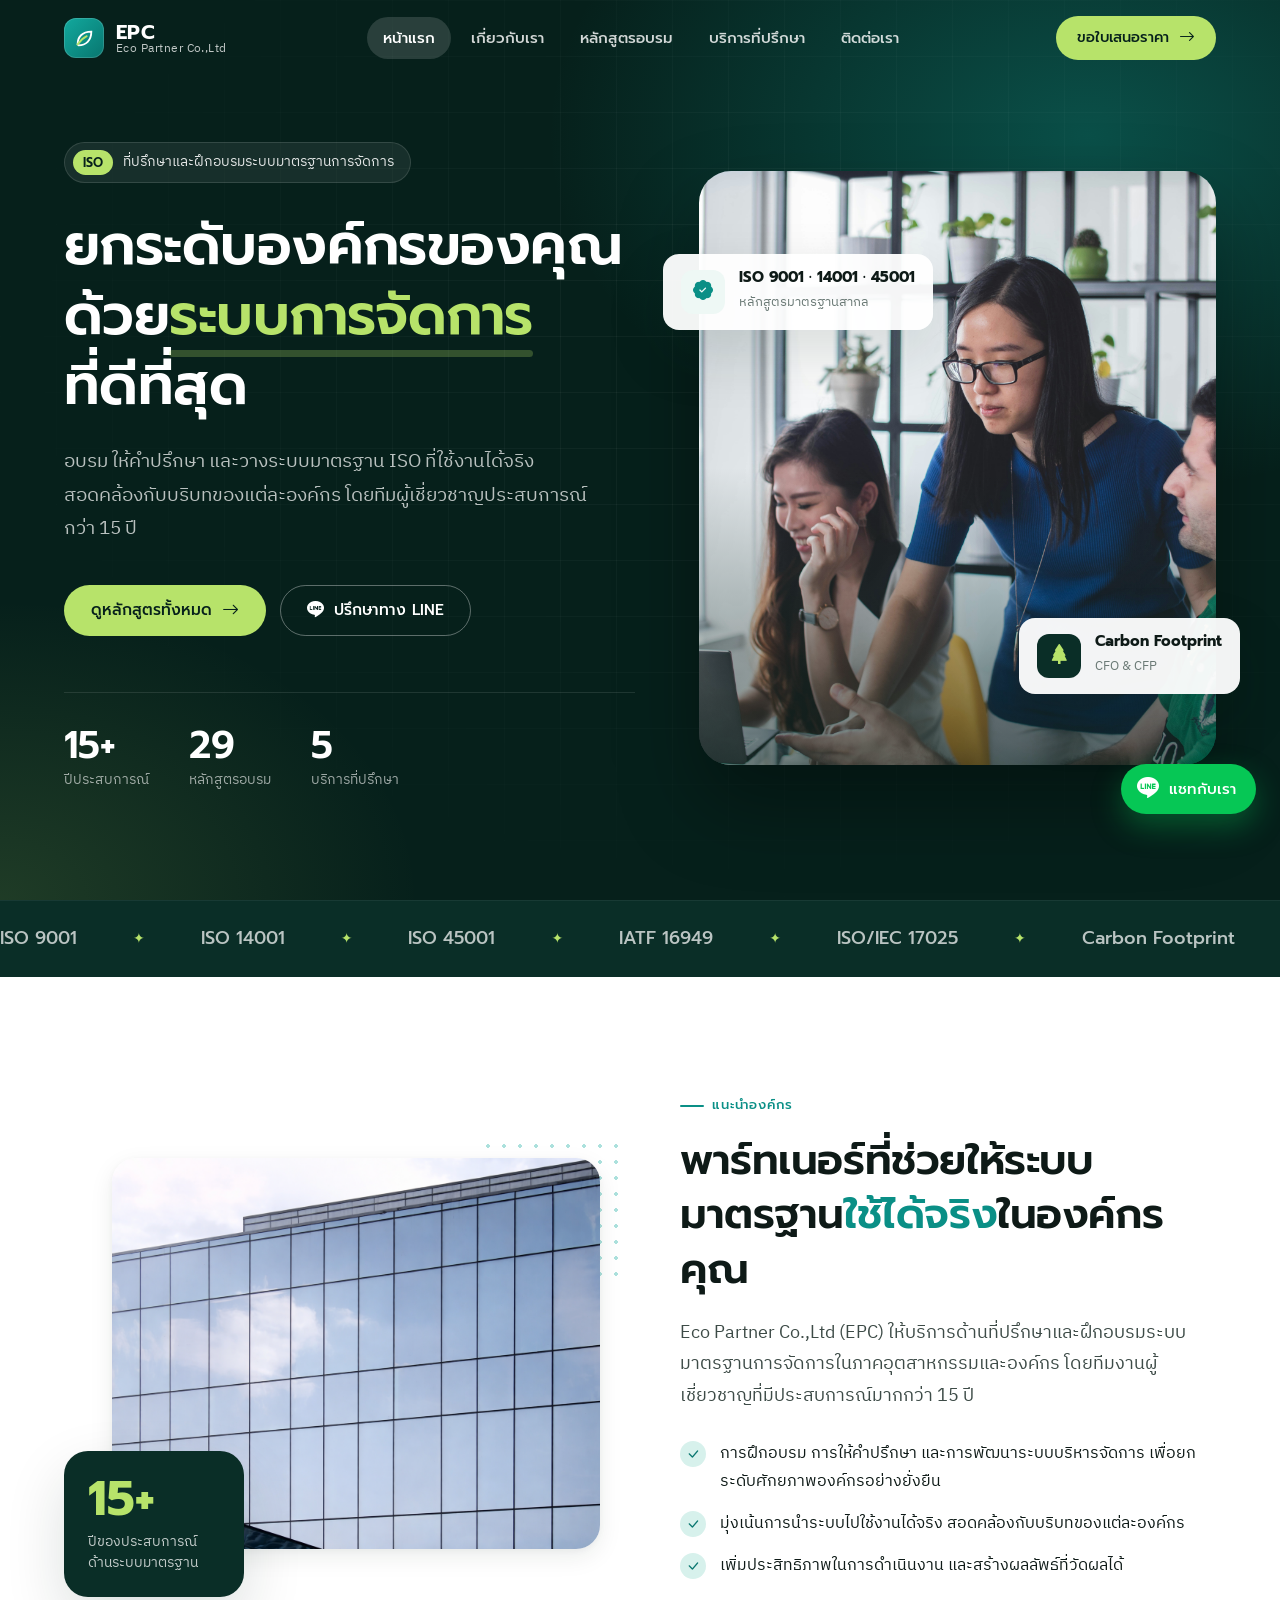
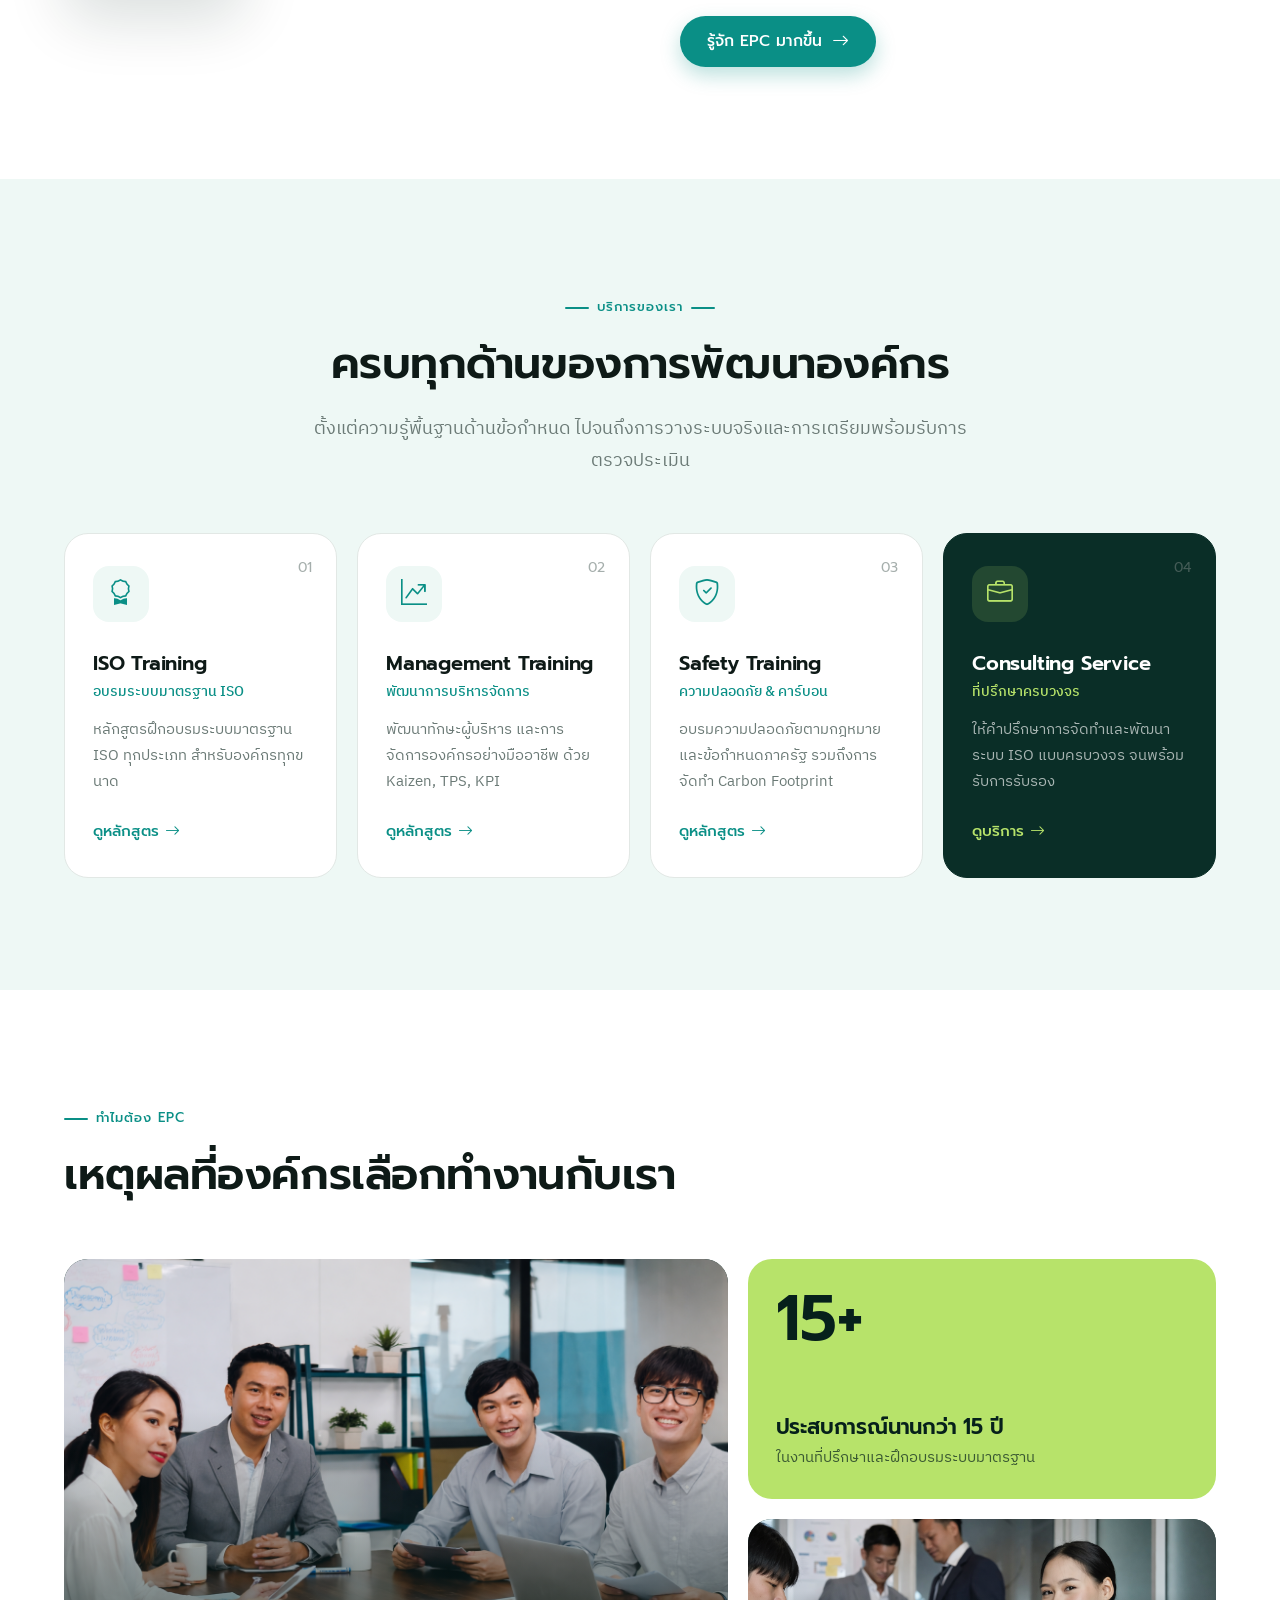
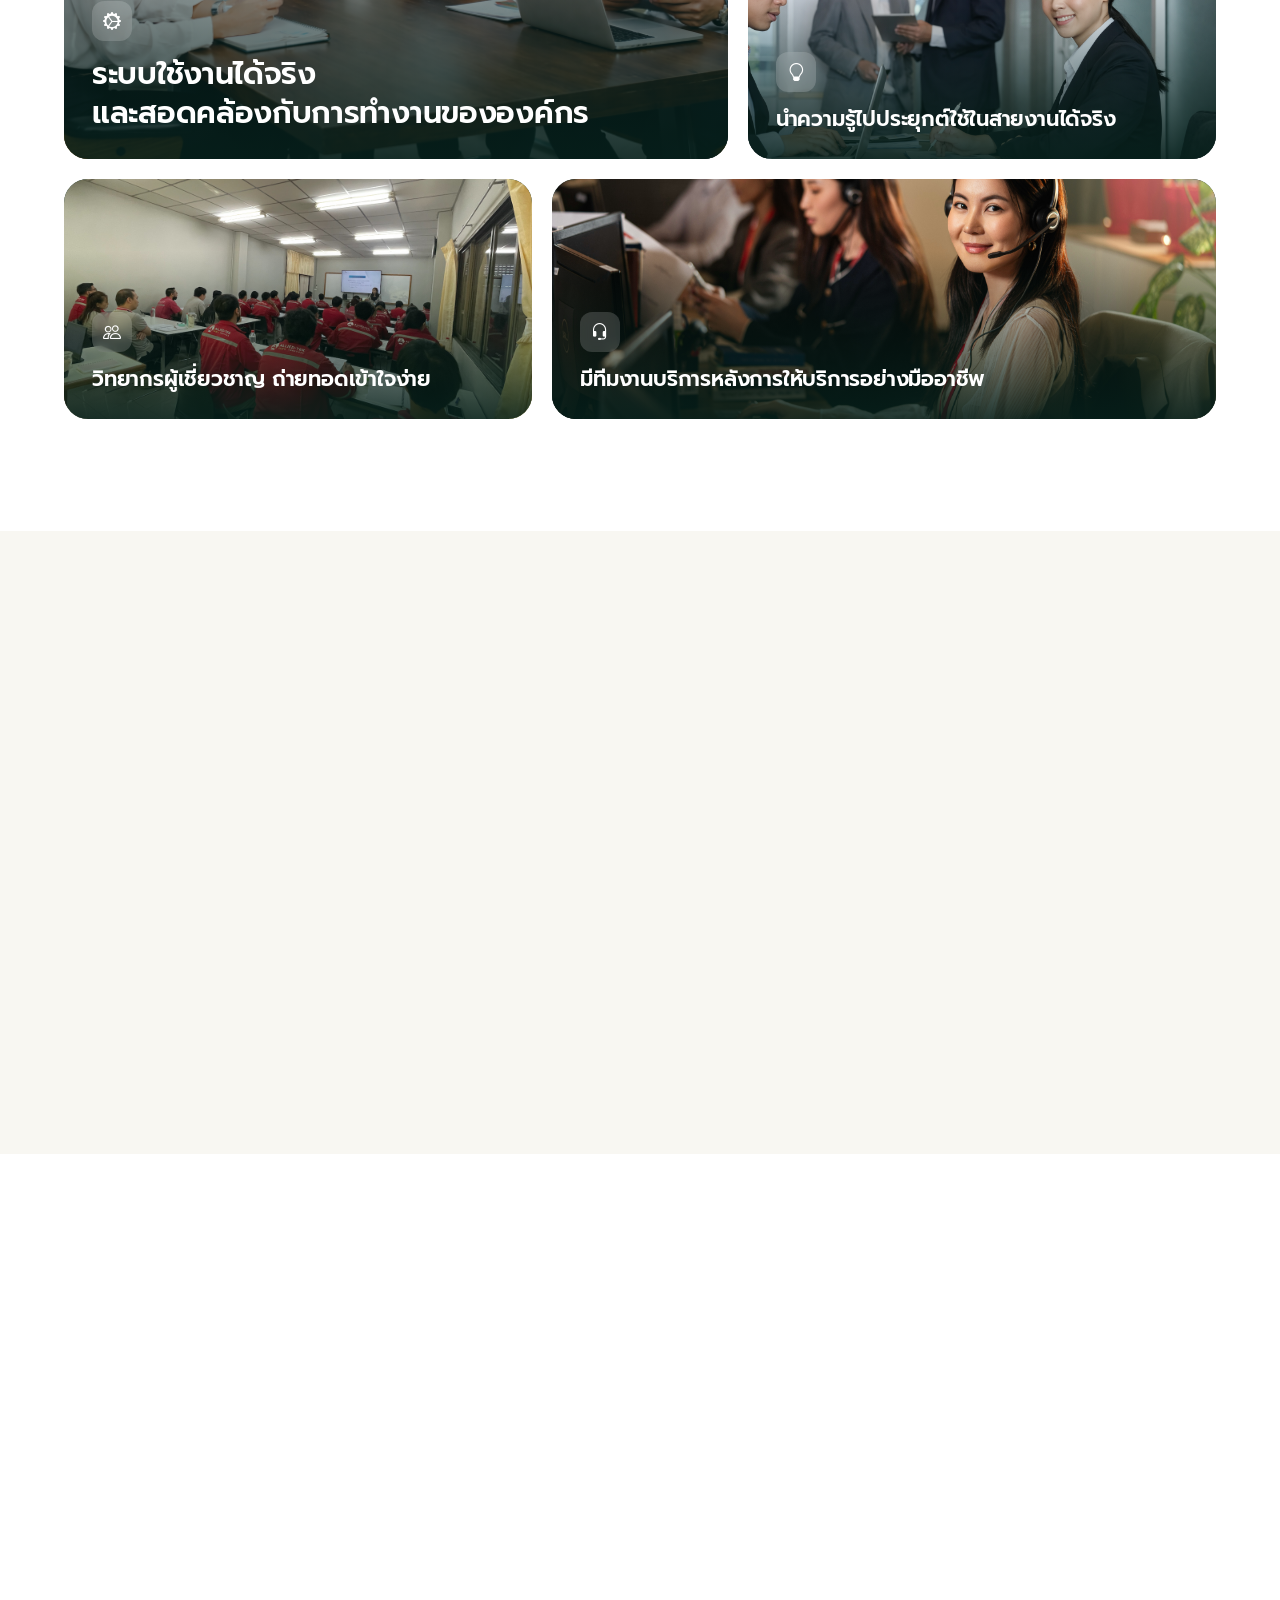
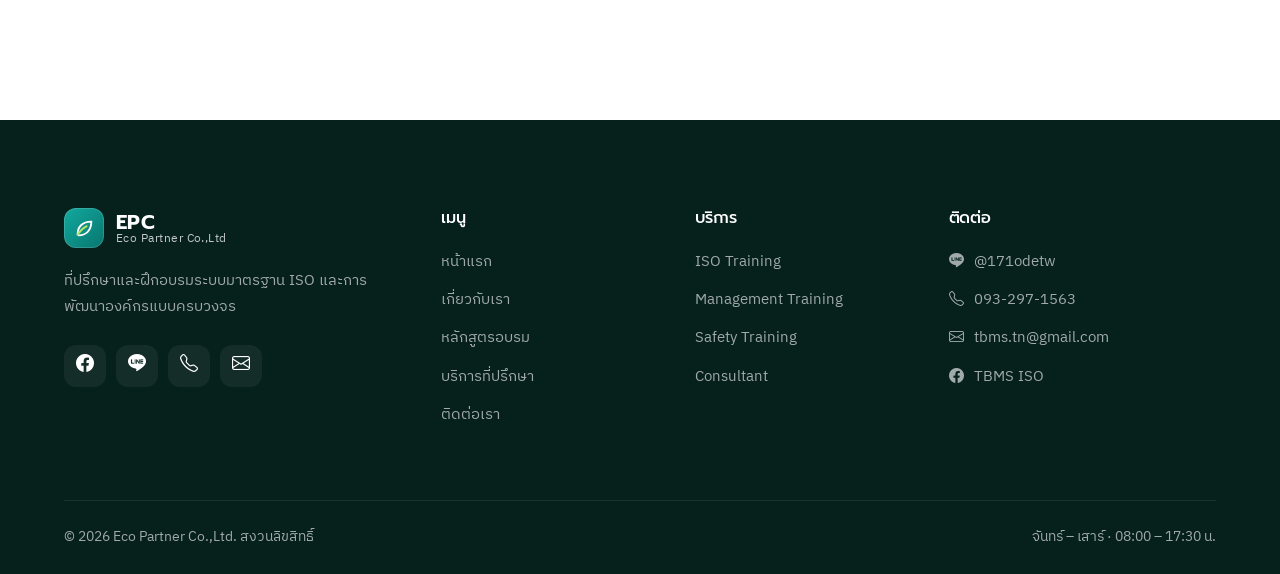
<file: index.html>
<!doctype html>
<html lang="th">
<head>
  <meta charset="utf-8">
  <meta name="viewport" content="width=device-width, initial-scale=1">
  <title>EPC | Eco Partner Co.,Ltd — ที่ปรึกษาและฝึกอบรมระบบมาตรฐาน ISO</title>
  <meta name="description" content="Eco Partner Co.,Ltd (EPC) ให้บริการที่ปรึกษาและฝึกอบรมระบบมาตรฐาน ISO 9001, ISO 14001, ISO 45001, IATF 16949, Carbon Footprint และการพัฒนาองค์กร โดยทีมผู้เชี่ยวชาญประสบการณ์กว่า 15 ปี">
  <meta name="theme-color" content="#06201b">
  <link rel="preconnect" href="https://fonts.googleapis.com">
  <link rel="preconnect" href="https://fonts.gstatic.com" crossorigin>
  <link href="https://fonts.googleapis.com/css2?family=IBM+Plex+Sans+Thai:wght@400;500;600&family=Prompt:wght@500;600;700&display=swap" rel="stylesheet">
  <link href="https://cdn.jsdelivr.net/npm/bootstrap-icons@1.11.3/font/bootstrap-icons.min.css" rel="stylesheet">
  <link href="css/epc.css" rel="stylesheet">
</head>
<body>

  <!-- ===== Header ===== -->
  <header class="site-header">
    <div class="container">
      <a href="index.html" class="brand" aria-label="EPC หน้าแรก">
        <span class="brand-mark"><svg viewBox="0 0 24 24" fill="none" aria-hidden="true"><path d="M5 19c0-8 5-14 15-14 0 10-6 15-14 15" stroke="#fff" stroke-width="2" stroke-linecap="round"/><path d="M5 19c3-4 6-7 10-9" stroke="#b7e36a" stroke-width="2" stroke-linecap="round"/></svg></span>
        <span class="brand-text"><strong>EPC</strong><span>Eco Partner Co.,Ltd</span></span>
      </a>
      <nav class="nav" id="siteNav" aria-label="เมนูหลัก">
        <a href="index.html" class="active" aria-current="page">หน้าแรก</a>
        <a href="about.html">เกี่ยวกับเรา</a>
        <a href="Services.html">หลักสูตรอบรม</a>
        <a href="Our-Services.html">บริการที่ปรึกษา</a>
        <a href="contact.html">ติดต่อเรา</a>
        <div class="nav-cta"><a class="btn btn-line" href="https://line.me/ti/p/~171odetw" target="_blank" rel="noopener"><i class="bi bi-line"></i> แชทกับเราทาง LINE</a></div>
      </nav>
      <div class="header-cta">
        <a class="btn btn-lime" href="contact.html">ขอใบเสนอราคา <i class="bi bi-arrow-right"></i></a>
        <button class="menu-toggle" aria-label="เปิดเมนู" aria-controls="siteNav" aria-expanded="false"><i class="bi bi-list"></i></button>
      </div>
    </div>
  </header>

  <main>

    <!-- ===== Hero ===== -->
    <section class="hero">
      <div class="container hero-grid">
        <div>
          <div class="pill reveal"><b>ISO</b> ที่ปรึกษาและฝึกอบรมระบบมาตรฐานการจัดการ</div>
          <h1 class="reveal d1"><span class="nw">ยกระดับองค์กรของคุณ</span><br>ด้วย<span class="under">ระบบการจัดการ</span><br>ที่ดีที่สุด</h1>
          <p class="hero-lead reveal d2">อบรม ให้คำปรึกษา และวางระบบมาตรฐาน ISO ที่ใช้งานได้จริง สอดคล้องกับบริบทของแต่ละองค์กร โดยทีมผู้เชี่ยวชาญประสบการณ์กว่า 15 ปี</p>
          <div class="hero-actions reveal d3">
            <a class="btn btn-lime" href="Services.html">ดูหลักสูตรทั้งหมด <i class="bi bi-arrow-right"></i></a>
            <a class="btn btn-ghost" href="https://line.me/ti/p/~171odetw" target="_blank" rel="noopener"><i class="bi bi-line"></i> ปรึกษาทาง LINE</a>
          </div>
          <div class="hero-stats reveal d3">
            <div><strong>15+</strong><span>ปีประสบการณ์</span></div>
            <div><strong>29</strong><span>หลักสูตรอบรม</span></div>
            <div><strong>5</strong><span>บริการที่ปรึกษา</span></div>
          </div>
        </div>

        <div class="hero-visual reveal d2">
          <div class="hero-photo">
            <img class="slide on" src="images/hero/EPC2.jpg" alt="การฝึกอบรมโดยทีม EPC">
            <img class="slide" src="images/hero/EPC1.jpg" alt="">
            <img class="slide" src="images/hero/EPC3.jpg" alt="">
          </div>
          <div class="float-card fc-1">
            <span class="ic"><i class="bi bi-patch-check-fill"></i></span>
            <div><strong>ISO 9001 · 14001 · 45001</strong><span>หลักสูตรมาตรฐานสากล</span></div>
          </div>
          <div class="float-card fc-2">
            <span class="ic"><i class="bi bi-tree-fill"></i></span>
            <div><strong>Carbon Footprint</strong><span>CFO &amp; CFP</span></div>
          </div>
        </div>
      </div>
    </section>

    <!-- ===== Standards marquee ===== -->
    <div class="marquee" aria-hidden="true">
      <div class="marquee-track">
        <span>ISO 9001</span><span>ISO 14001</span><span>ISO 45001</span><span>IATF 16949</span><span>ISO/IEC 17025</span><span>Carbon Footprint</span><span>Kaizen</span><span>TPS</span><span>Poka-yoke</span><span>KPI</span>
        <span>ISO 9001</span><span>ISO 14001</span><span>ISO 45001</span><span>IATF 16949</span><span>ISO/IEC 17025</span><span>Carbon Footprint</span><span>Kaizen</span><span>TPS</span><span>Poka-yoke</span><span>KPI</span>
      </div>
    </div>

    <!-- ===== About ===== -->
    <section class="section">
      <div class="container split">
        <div class="media-stack reveal">
          <div class="main"><img src="images/about/EPC.png" alt="ทีมงาน EPC" loading="lazy"></div>
          <div class="badge"><strong>15+</strong><span>ปีของประสบการณ์ด้านระบบมาตรฐาน</span></div>
        </div>
        <div class="reveal d1">
          <span class="eyebrow">แนะนำองค์กร</span>
          <h2>พาร์ทเนอร์ที่ช่วยให้ระบบมาตรฐาน<span class="hl">ใช้ได้จริง</span>ในองค์กรคุณ</h2>
          <p class="lead">Eco Partner Co.,Ltd (EPC) ให้บริการด้านที่ปรึกษาและฝึกอบรมระบบมาตรฐานการจัดการในภาคอุตสาหกรรมและองค์กร โดยทีมงานผู้เชี่ยวชาญที่มีประสบการณ์มากกว่า 15 ปี</p>
          <ul class="checklist">
            <li><i class="bi bi-check-lg"></i> การฝึกอบรม การให้คำปรึกษา และการพัฒนาระบบบริหารจัดการ เพื่อยกระดับศักยภาพองค์กรอย่างยั่งยืน</li>
            <li><i class="bi bi-check-lg"></i> มุ่งเน้นการนำระบบไปใช้งานได้จริง สอดคล้องกับบริบทของแต่ละองค์กร</li>
            <li><i class="bi bi-check-lg"></i> เพิ่มประสิทธิภาพในการดำเนินงาน และสร้างผลลัพธ์ที่วัดผลได้</li>
          </ul>
          <a class="btn btn-primary" href="about.html">รู้จัก EPC มากขึ้น <i class="bi bi-arrow-right"></i></a>
        </div>
      </div>
    </section>

    <!-- ===== Services ===== -->
    <section class="section bg-soft">
      <div class="container">
        <div class="section-head center reveal">
          <span class="eyebrow">บริการของเรา</span>
          <h2>ครบทุกด้านของการพัฒนาองค์กร</h2>
          <p>ตั้งแต่ความรู้พื้นฐานด้านข้อกำหนด ไปจนถึงการวางระบบจริงและการเตรียมพร้อมรับการตรวจประเมิน</p>
        </div>
        <div class="cards-4">
          <a class="svc-card reveal" href="Services.html#iso">
            <span class="num">01</span>
            <span class="ic"><i class="bi bi-award"></i></span>
            <h3>ISO Training</h3>
            <div class="th">อบรมระบบมาตรฐาน ISO</div>
            <p>หลักสูตรฝึกอบรมระบบมาตรฐาน ISO ทุกประเภท สำหรับองค์กรทุกขนาด</p>
            <span class="link-arrow">ดูหลักสูตร <i class="bi bi-arrow-right"></i></span>
          </a>
          <a class="svc-card reveal d1" href="Services.html#management">
            <span class="num">02</span>
            <span class="ic"><i class="bi bi-graph-up-arrow"></i></span>
            <h3>Management Training</h3>
            <div class="th">พัฒนาการบริหารจัดการ</div>
            <p>พัฒนาทักษะผู้บริหาร และการจัดการองค์กรอย่างมืออาชีพ ด้วย Kaizen, TPS, KPI</p>
            <span class="link-arrow">ดูหลักสูตร <i class="bi bi-arrow-right"></i></span>
          </a>
          <a class="svc-card reveal d2" href="Services.html#safety">
            <span class="num">03</span>
            <span class="ic"><i class="bi bi-shield-check"></i></span>
            <h3>Safety Training</h3>
            <div class="th">ความปลอดภัย &amp; คาร์บอน</div>
            <p>อบรมความปลอดภัยตามกฎหมายและข้อกำหนดภาครัฐ รวมถึงการจัดทำ Carbon Footprint</p>
            <span class="link-arrow">ดูหลักสูตร <i class="bi bi-arrow-right"></i></span>
          </a>
          <a class="svc-card featured reveal d3" href="Our-Services.html">
            <span class="num">04</span>
            <span class="ic"><i class="bi bi-briefcase"></i></span>
            <h3>Consulting Service</h3>
            <div class="th">ที่ปรึกษาครบวงจร</div>
            <p>ให้คำปรึกษาการจัดทำและพัฒนาระบบ ISO แบบครบวงจร จนพร้อมรับการรับรอง</p>
            <span class="link-arrow">ดูบริการ <i class="bi bi-arrow-right"></i></span>
          </a>
        </div>
      </div>
    </section>

    <!-- ===== Why EPC ===== -->
    <section class="section">
      <div class="container">
        <div class="section-head reveal">
          <span class="eyebrow">ทำไมต้อง EPC</span>
          <h2>เหตุผลที่องค์กรเลือกทำงานกับเรา</h2>
        </div>
        <div class="bento">
          <div class="tile t-a reveal">
            <img src="images/about/work2.png" alt="" loading="lazy">
            <div class="tile-body"><i class="bi bi-gear-wide-connected"></i><h3>ระบบใช้งานได้จริง<br>และสอดคล้องกับการทำงานขององค์กร</h3></div>
          </div>
          <div class="tile t-b t-stat reveal d1">
            <div class="tile-body">
              <strong>15+</strong>
              <div><h3>ประสบการณ์นานกว่า 15 ปี</h3><p>ในงานที่ปรึกษาและฝึกอบรมระบบมาตรฐาน</p></div>
            </div>
          </div>
          <div class="tile t-c reveal d2">
            <img src="images/about/work3.png" alt="" loading="lazy">
            <div class="tile-body"><i class="bi bi-lightbulb"></i><h3>นำความรู้ไปประยุกต์ใช้ในสายงานได้จริง</h3></div>
          </div>
          <div class="tile t-d reveal">
            <img src="images/about/work5.jpg" alt="" loading="lazy">
            <div class="tile-body"><i class="bi bi-people"></i><h3>วิทยากรผู้เชี่ยวชาญ ถ่ายทอดเข้าใจง่าย</h3></div>
          </div>
          <div class="tile t-e reveal d1">
            <img src="images/about/work4.jpg" alt="" loading="lazy">
            <div class="tile-body"><i class="bi bi-headset"></i><h3>มีทีมงานบริการหลังการให้บริการอย่างมืออาชีพ</h3></div>
          </div>
        </div>
      </div>
    </section>

    <!-- ===== Process ===== -->
    <section class="section bg-sand">
      <div class="container">
        <div class="section-head center reveal">
          <span class="eyebrow">ขั้นตอนการทำงาน</span>
          <h2>เริ่มต้นกับเราได้ง่าย ๆ</h2>
        </div>
        <div class="steps">
          <div class="step reveal"><h3>พูดคุยความต้องการ</h3><p>ติดต่อผ่าน LINE หรือโทรศัพท์ เล่าเป้าหมายและบริบทขององค์กร</p></div>
          <div class="step reveal d1"><h3>ออกแบบหลักสูตร</h3><p>เลือกหรือปรับหลักสูตรให้ตรงกับกลุ่มผู้เรียนและการใช้งานจริง</p></div>
          <div class="step reveal d2"><h3>อบรม / วางระบบ</h3><p>บรรยายพร้อม Workshop และกรณีศึกษา หรือเข้าวางระบบร่วมกับทีมของคุณ</p></div>
          <div class="step reveal d3"><h3>ติดตามผล</h3><p>ทีมงานพร้อมดูแลหลังการให้บริการ จนระบบเดินได้อย่างต่อเนื่อง</p></div>
        </div>
      </div>
    </section>

    <!-- ===== CTA ===== -->
    <section class="section">
      <div class="container">
        <div class="cta-band reveal">
          <div>
            <span class="eyebrow on-dark">สนใจหลักสูตรอบรม?</span>
            <h2>พร้อมยกระดับองค์กรของคุณแล้วหรือยัง</h2>
            <p>ปรึกษาทีมงาน EPC ได้ทุกวันจันทร์ – เสาร์ เวลา 08:00 – 17:30 น.</p>
          </div>
          <div class="actions">
            <a class="btn btn-line" href="https://line.me/ti/p/~171odetw" target="_blank" rel="noopener"><i class="bi bi-line"></i> LINE : @171odetw</a>
            <a class="btn btn-ghost" href="tel:0932971563"><i class="bi bi-telephone"></i> 093-297-1563</a>
          </div>
        </div>
      </div>
    </section>

  </main>

  <!-- ===== Footer ===== -->
  <footer class="site-footer">
    <div class="container">
      <div class="footer-grid">
        <div>
          <a href="index.html" class="brand">
            <span class="brand-mark"><svg viewBox="0 0 24 24" fill="none" aria-hidden="true"><path d="M5 19c0-8 5-14 15-14 0 10-6 15-14 15" stroke="#fff" stroke-width="2" stroke-linecap="round"/><path d="M5 19c3-4 6-7 10-9" stroke="#b7e36a" stroke-width="2" stroke-linecap="round"/></svg></span>
            <span class="brand-text"><strong>EPC</strong><span>Eco Partner Co.,Ltd</span></span>
          </a>
          <p>ที่ปรึกษาและฝึกอบรมระบบมาตรฐาน ISO และการพัฒนาองค์กรแบบครบวงจร</p>
          <div class="socials">
            <a href="https://www.facebook.com/profile.php?id=61551453689014" target="_blank" rel="noopener" aria-label="Facebook"><i class="bi bi-facebook"></i></a>
            <a href="https://line.me/ti/p/~171odetw" target="_blank" rel="noopener" aria-label="LINE"><i class="bi bi-line"></i></a>
            <a href="tel:0932971563" aria-label="โทรศัพท์"><i class="bi bi-telephone"></i></a>
            <a href="mailto:tbms.tn@gmail.com" aria-label="อีเมล"><i class="bi bi-envelope"></i></a>
          </div>
        </div>
        <div>
          <h4>เมนู</h4>
          <ul class="footer-links">
            <li><a href="index.html">หน้าแรก</a></li>
            <li><a href="about.html">เกี่ยวกับเรา</a></li>
            <li><a href="Services.html">หลักสูตรอบรม</a></li>
            <li><a href="Our-Services.html">บริการที่ปรึกษา</a></li>
            <li><a href="contact.html">ติดต่อเรา</a></li>
          </ul>
        </div>
        <div>
          <h4>บริการ</h4>
          <ul class="footer-links">
            <li><a href="Services.html#iso">ISO Training</a></li>
            <li><a href="Services.html#management">Management Training</a></li>
            <li><a href="Services.html#safety">Safety Training</a></li>
            <li><a href="Our-Services.html">Consultant</a></li>
          </ul>
        </div>
        <div>
          <h4>ติดต่อ</h4>
          <ul class="footer-links">
            <li><a href="https://line.me/ti/p/~171odetw" target="_blank" rel="noopener"><i class="bi bi-line"></i> @171odetw</a></li>
            <li><a href="tel:0932971563"><i class="bi bi-telephone"></i> 093-297-1563</a></li>
            <li><a href="mailto:tbms.tn@gmail.com"><i class="bi bi-envelope"></i> tbms.tn@gmail.com</a></li>
            <li><a href="https://www.facebook.com/profile.php?id=61551453689014" target="_blank" rel="noopener"><i class="bi bi-facebook"></i> TBMS ISO</a></li>
          </ul>
        </div>
      </div>
      <div class="footer-bottom">
        <span>© <span data-year>2026</span> Eco Partner Co.,Ltd. สงวนลิขสิทธิ์</span>
        <span>จันทร์ – เสาร์ · 08:00 – 17:30 น.</span>
      </div>
    </div>
  </footer>

  <a class="line-fab" href="https://line.me/ti/p/~171odetw" target="_blank" rel="noopener" aria-label="แชททาง LINE"><i class="bi bi-line"></i><span>แชทกับเรา</span></a>
  <button class="to-top" aria-label="กลับขึ้นด้านบน"><i class="bi bi-arrow-up"></i></button>

  <script src="js/epc.js"></script>
</body>
</html>
</file>
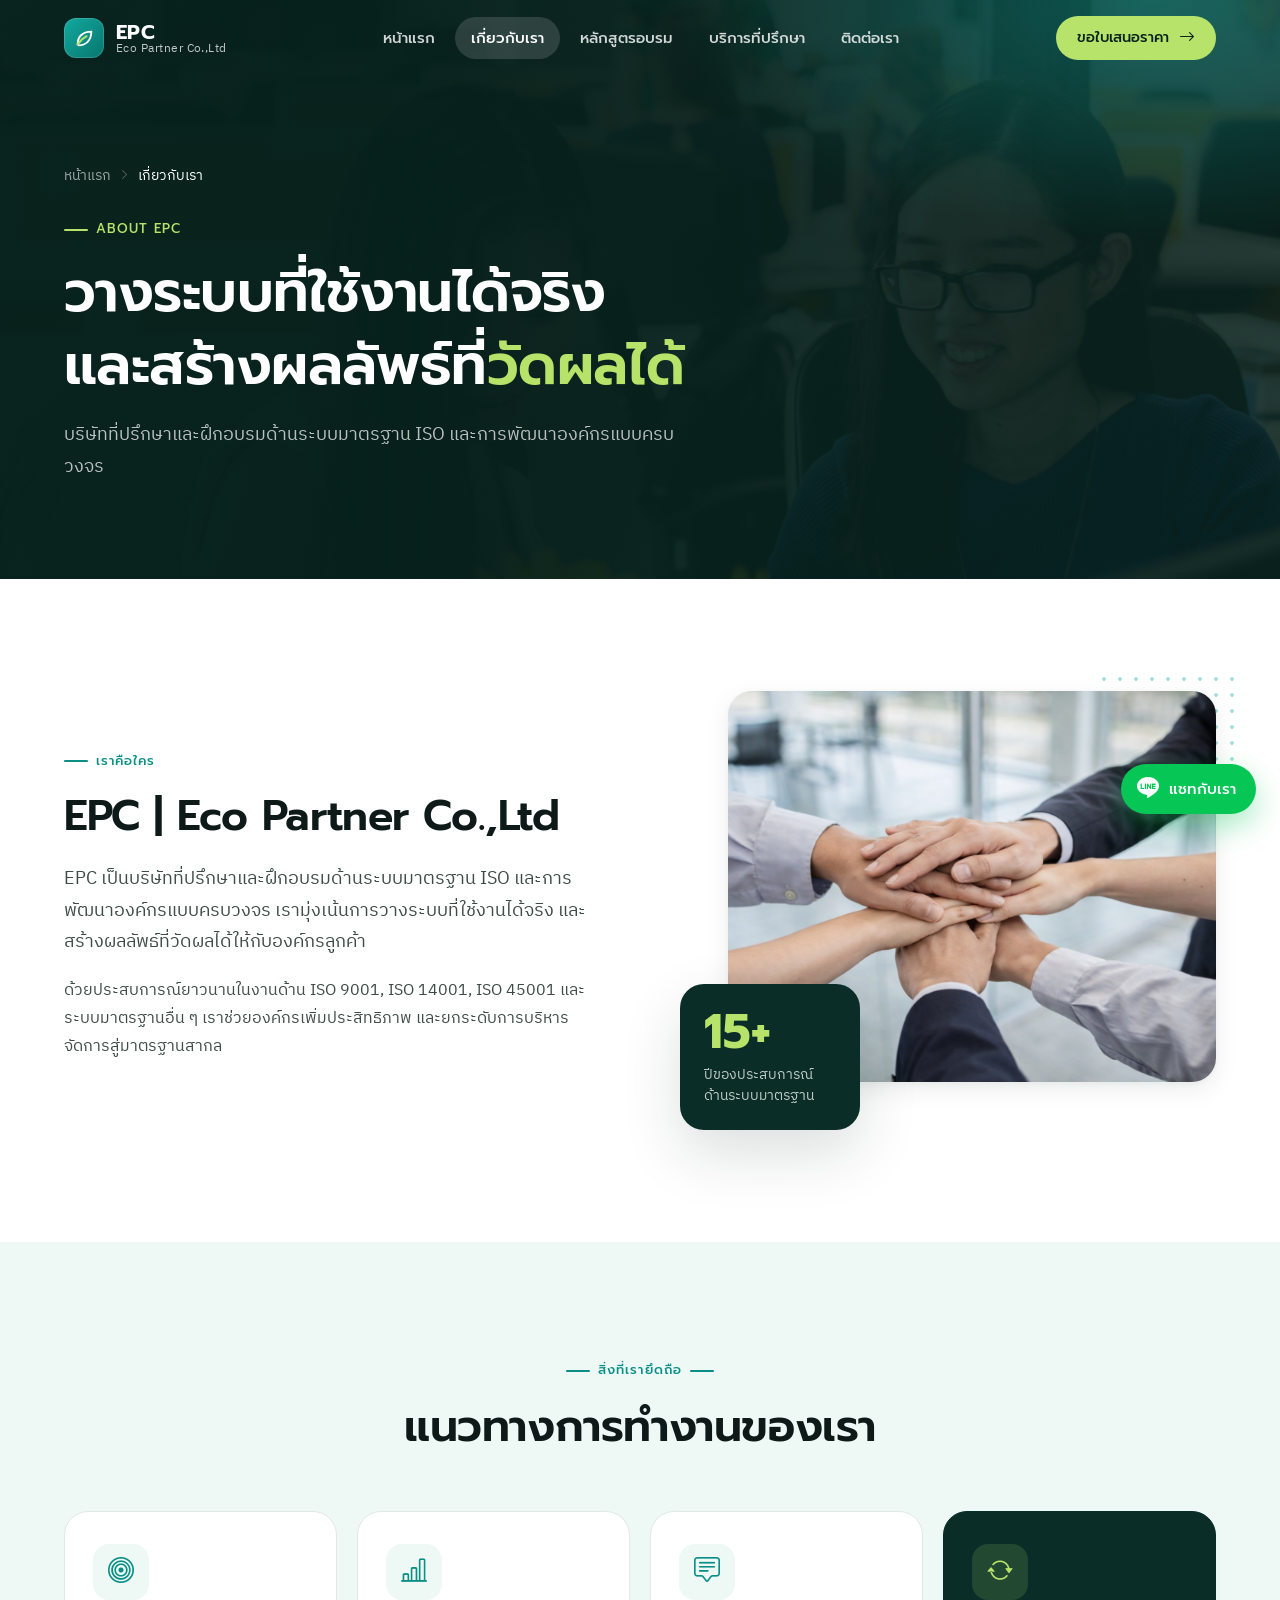
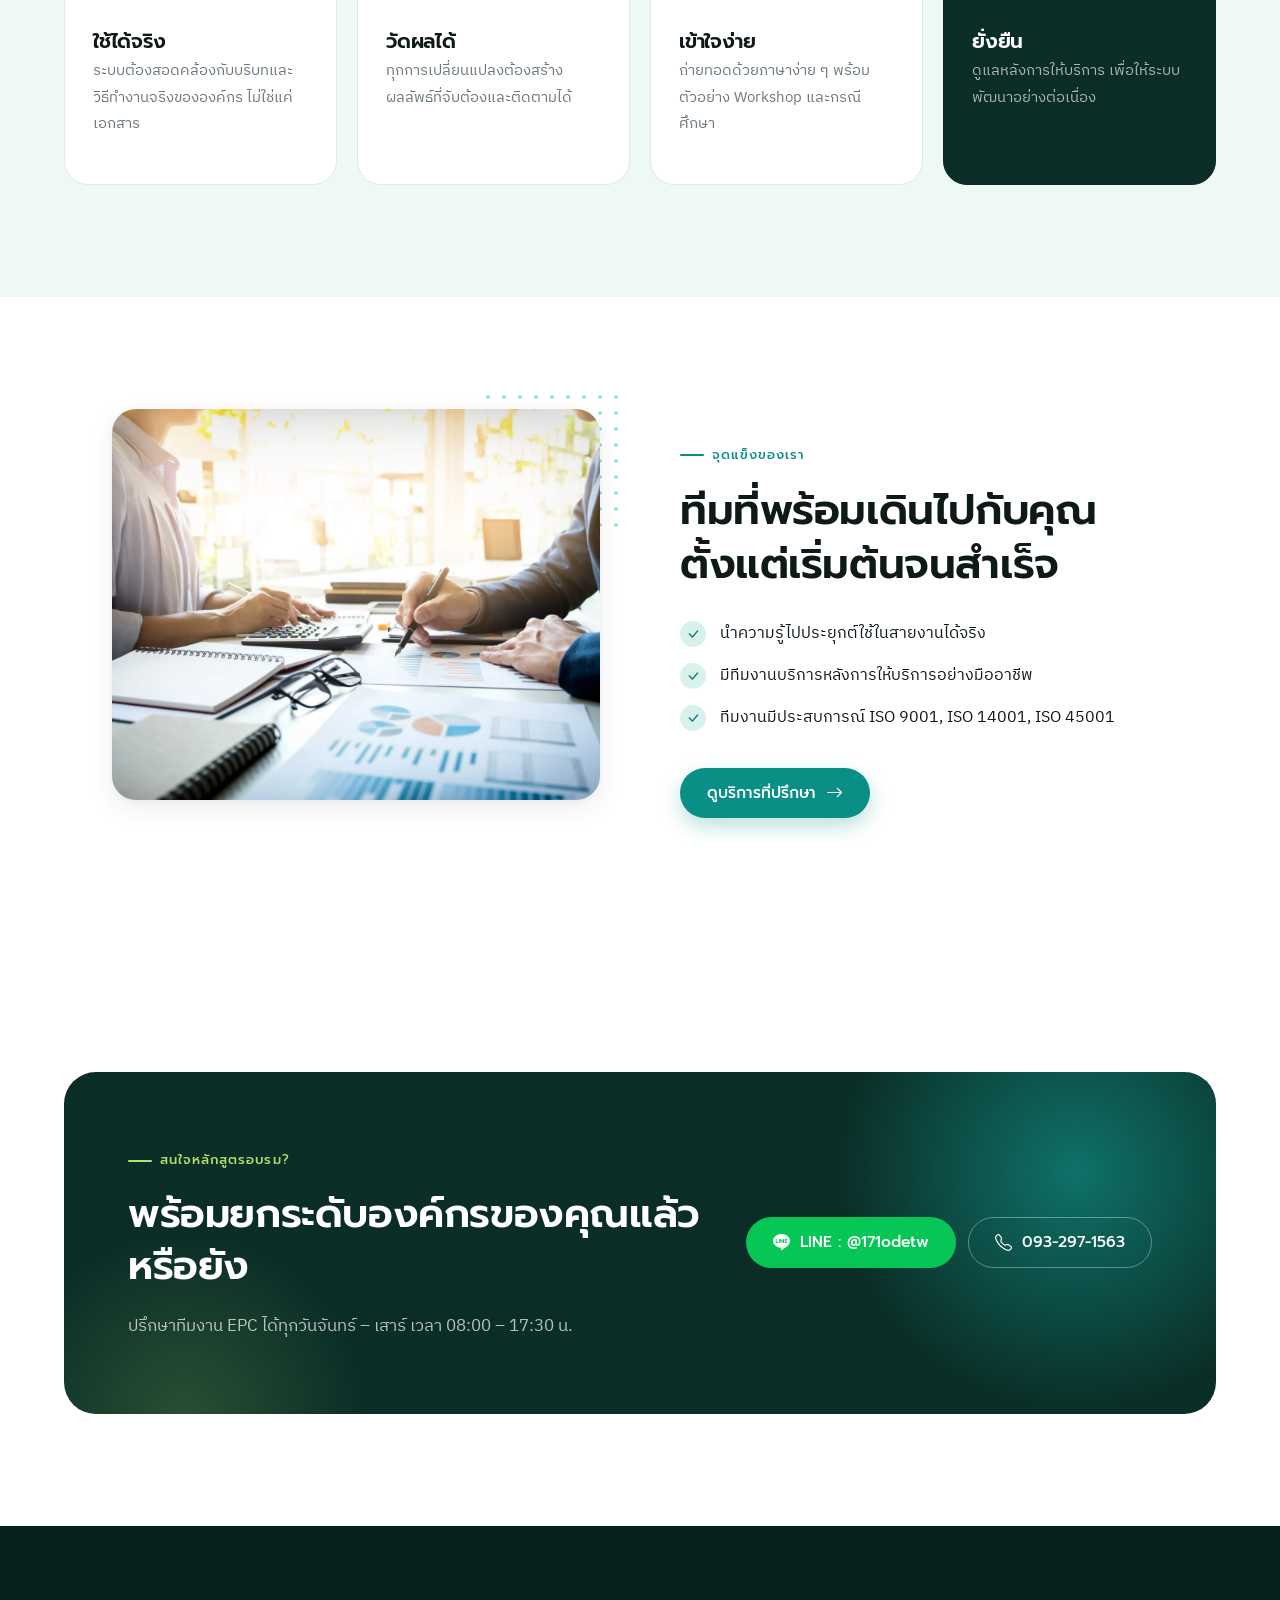
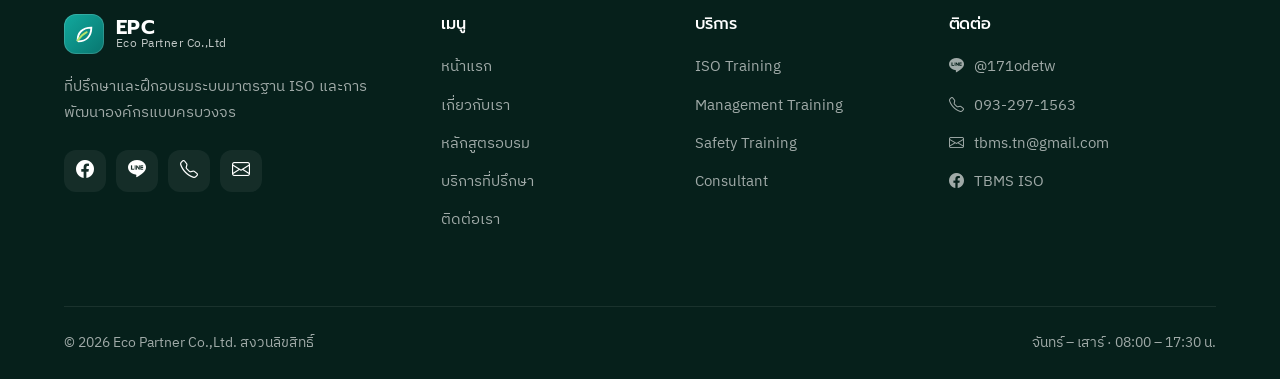
<file: about.html>
<!doctype html>
<html lang="th">
<head>
  <meta charset="utf-8">
  <meta name="viewport" content="width=device-width, initial-scale=1">
  <title>เกี่ยวกับเรา | EPC — Eco Partner Co.,Ltd</title>
  <meta name="description" content="รู้จัก Eco Partner Co.,Ltd (EPC) บริษัทที่ปรึกษาและฝึกอบรมด้านระบบมาตรฐาน ISO และการพัฒนาองค์กรแบบครบวงจร">
  <meta name="theme-color" content="#06201b">
  <link rel="preconnect" href="https://fonts.googleapis.com">
  <link rel="preconnect" href="https://fonts.gstatic.com" crossorigin>
  <link href="https://fonts.googleapis.com/css2?family=IBM+Plex+Sans+Thai:wght@400;500;600&family=Prompt:wght@500;600;700&display=swap" rel="stylesheet">
  <link href="https://cdn.jsdelivr.net/npm/bootstrap-icons@1.11.3/font/bootstrap-icons.min.css" rel="stylesheet">
  <link href="css/epc.css" rel="stylesheet">
</head>
<body>

  <!-- ===== Header ===== -->
  <header class="site-header">
    <div class="container">
      <a href="index.html" class="brand" aria-label="EPC หน้าแรก">
        <span class="brand-mark"><svg viewBox="0 0 24 24" fill="none" aria-hidden="true"><path d="M5 19c0-8 5-14 15-14 0 10-6 15-14 15" stroke="#fff" stroke-width="2" stroke-linecap="round"/><path d="M5 19c3-4 6-7 10-9" stroke="#b7e36a" stroke-width="2" stroke-linecap="round"/></svg></span>
        <span class="brand-text"><strong>EPC</strong><span>Eco Partner Co.,Ltd</span></span>
      </a>
      <nav class="nav" id="siteNav" aria-label="เมนูหลัก">
        <a href="index.html">หน้าแรก</a>
        <a href="about.html" class="active" aria-current="page">เกี่ยวกับเรา</a>
        <a href="Services.html">หลักสูตรอบรม</a>
        <a href="Our-Services.html">บริการที่ปรึกษา</a>
        <a href="contact.html">ติดต่อเรา</a>
        <div class="nav-cta"><a class="btn btn-line" href="https://line.me/ti/p/~171odetw" target="_blank" rel="noopener"><i class="bi bi-line"></i> แชทกับเราทาง LINE</a></div>
      </nav>
      <div class="header-cta">
        <a class="btn btn-lime" href="contact.html">ขอใบเสนอราคา <i class="bi bi-arrow-right"></i></a>
        <button class="menu-toggle" aria-label="เปิดเมนู" aria-controls="siteNav" aria-expanded="false"><i class="bi bi-list"></i></button>
      </div>
    </div>
  </header>

  <main>

    <section class="page-hero">
      <div class="bg" style="background-image:url('images/hero/EPC1.jpg')"></div>
      <div class="container">
        <nav class="crumbs" aria-label="breadcrumb"><a href="index.html">หน้าแรก</a><i class="bi bi-chevron-right"></i><span aria-current="page">เกี่ยวกับเรา</span></nav>
        <span class="eyebrow on-dark">About EPC</span>
        <h1>วางระบบที่ใช้งานได้จริง<br>และสร้างผลลัพธ์ที่<span class="hl-lime">วัดผลได้</span></h1>
        <p>บริษัทที่ปรึกษาและฝึกอบรมด้านระบบมาตรฐาน ISO และการพัฒนาองค์กรแบบครบวงจร</p>
      </div>
    </section>

    <section class="section">
      <div class="container split">
        <div class="reveal">
          <span class="eyebrow">เราคือใคร</span>
          <h2>EPC | Eco Partner Co.,Ltd</h2>
          <p class="lead">EPC เป็นบริษัทที่ปรึกษาและฝึกอบรมด้านระบบมาตรฐาน ISO และการพัฒนาองค์กรแบบครบวงจร เรามุ่งเน้นการวางระบบที่ใช้งานได้จริง และสร้างผลลัพธ์ที่วัดผลได้ให้กับองค์กรลูกค้า</p>
          <p>ด้วยประสบการณ์ยาวนานในงานด้าน ISO 9001, ISO 14001, ISO 45001 และระบบมาตรฐานอื่น ๆ เราช่วยองค์กรเพิ่มประสิทธิภาพ และยกระดับการบริหารจัดการสู่มาตรฐานสากล</p>
        </div>
        <div class="media-stack reveal d1">
          <div class="main"><img src="images/about/EPC3.png" alt="ทีมงาน EPC"></div>
          <div class="badge"><strong>15+</strong><span>ปีของประสบการณ์ด้านระบบมาตรฐาน</span></div>
        </div>
      </div>
    </section>

    <section class="section bg-soft">
      <div class="container">
        <div class="section-head center reveal">
          <span class="eyebrow">สิ่งที่เรายึดถือ</span>
          <h2>แนวทางการทำงานของเรา</h2>
        </div>
        <div class="cards-4">
          <div class="svc-card reveal"><span class="ic"><i class="bi bi-bullseye"></i></span><h3>ใช้ได้จริง</h3><p>ระบบต้องสอดคล้องกับบริบทและวิธีทำงานจริงขององค์กร ไม่ใช่แค่เอกสาร</p></div>
          <div class="svc-card reveal d1"><span class="ic"><i class="bi bi-bar-chart-line"></i></span><h3>วัดผลได้</h3><p>ทุกการเปลี่ยนแปลงต้องสร้างผลลัพธ์ที่จับต้องและติดตามได้</p></div>
          <div class="svc-card reveal d2"><span class="ic"><i class="bi bi-chat-square-text"></i></span><h3>เข้าใจง่าย</h3><p>ถ่ายทอดด้วยภาษาง่าย ๆ พร้อมตัวอย่าง Workshop และกรณีศึกษา</p></div>
          <div class="svc-card featured reveal d3"><span class="ic"><i class="bi bi-arrow-repeat"></i></span><h3>ยั่งยืน</h3><p>ดูแลหลังการให้บริการ เพื่อให้ระบบพัฒนาอย่างต่อเนื่อง</p></div>
        </div>
      </div>
    </section>

    <section class="section">
      <div class="container split reverse">
        <div class="reveal">
          <span class="eyebrow">จุดแข็งของเรา</span>
          <h2>ทีมที่พร้อมเดินไปกับคุณ<br>ตั้งแต่เริ่มต้นจนสำเร็จ</h2>
          <ul class="checklist">
            <li><i class="bi bi-check-lg"></i> นำความรู้ไปประยุกต์ใช้ในสายงานได้จริง</li>
            <li><i class="bi bi-check-lg"></i> มีทีมงานบริการหลังการให้บริการอย่างมืออาชีพ</li>
            <li><i class="bi bi-check-lg"></i> ทีมงานมีประสบการณ์ ISO 9001, ISO 14001, ISO 45001</li>
          </ul>
          <a class="btn btn-primary" href="Our-Services.html">ดูบริการที่ปรึกษา <i class="bi bi-arrow-right"></i></a>
        </div>
        <div class="media-stack reveal d1">
          <div class="main"><img src="images/about/EPC2.png" alt="การทำงานของทีม EPC" loading="lazy"></div>
        </div>
      </div>
    </section>

    <!-- ===== CTA ===== -->
    <section class="section">
      <div class="container">
        <div class="cta-band reveal">
          <div>
            <span class="eyebrow on-dark">สนใจหลักสูตรอบรม?</span>
            <h2>พร้อมยกระดับองค์กรของคุณแล้วหรือยัง</h2>
            <p>ปรึกษาทีมงาน EPC ได้ทุกวันจันทร์ – เสาร์ เวลา 08:00 – 17:30 น.</p>
          </div>
          <div class="actions">
            <a class="btn btn-line" href="https://line.me/ti/p/~171odetw" target="_blank" rel="noopener"><i class="bi bi-line"></i> LINE : @171odetw</a>
            <a class="btn btn-ghost" href="tel:0932971563"><i class="bi bi-telephone"></i> 093-297-1563</a>
          </div>
        </div>
      </div>
    </section>

  </main>

  <!-- ===== Footer ===== -->
  <footer class="site-footer">
    <div class="container">
      <div class="footer-grid">
        <div>
          <a href="index.html" class="brand">
            <span class="brand-mark"><svg viewBox="0 0 24 24" fill="none" aria-hidden="true"><path d="M5 19c0-8 5-14 15-14 0 10-6 15-14 15" stroke="#fff" stroke-width="2" stroke-linecap="round"/><path d="M5 19c3-4 6-7 10-9" stroke="#b7e36a" stroke-width="2" stroke-linecap="round"/></svg></span>
            <span class="brand-text"><strong>EPC</strong><span>Eco Partner Co.,Ltd</span></span>
          </a>
          <p>ที่ปรึกษาและฝึกอบรมระบบมาตรฐาน ISO และการพัฒนาองค์กรแบบครบวงจร</p>
          <div class="socials">
            <a href="https://www.facebook.com/profile.php?id=61551453689014" target="_blank" rel="noopener" aria-label="Facebook"><i class="bi bi-facebook"></i></a>
            <a href="https://line.me/ti/p/~171odetw" target="_blank" rel="noopener" aria-label="LINE"><i class="bi bi-line"></i></a>
            <a href="tel:0932971563" aria-label="โทรศัพท์"><i class="bi bi-telephone"></i></a>
            <a href="mailto:tbms.tn@gmail.com" aria-label="อีเมล"><i class="bi bi-envelope"></i></a>
          </div>
        </div>
        <div>
          <h4>เมนู</h4>
          <ul class="footer-links">
            <li><a href="index.html">หน้าแรก</a></li>
            <li><a href="about.html">เกี่ยวกับเรา</a></li>
            <li><a href="Services.html">หลักสูตรอบรม</a></li>
            <li><a href="Our-Services.html">บริการที่ปรึกษา</a></li>
            <li><a href="contact.html">ติดต่อเรา</a></li>
          </ul>
        </div>
        <div>
          <h4>บริการ</h4>
          <ul class="footer-links">
            <li><a href="Services.html#iso">ISO Training</a></li>
            <li><a href="Services.html#management">Management Training</a></li>
            <li><a href="Services.html#safety">Safety Training</a></li>
            <li><a href="Our-Services.html">Consultant</a></li>
          </ul>
        </div>
        <div>
          <h4>ติดต่อ</h4>
          <ul class="footer-links">
            <li><a href="https://line.me/ti/p/~171odetw" target="_blank" rel="noopener"><i class="bi bi-line"></i> @171odetw</a></li>
            <li><a href="tel:0932971563"><i class="bi bi-telephone"></i> 093-297-1563</a></li>
            <li><a href="mailto:tbms.tn@gmail.com"><i class="bi bi-envelope"></i> tbms.tn@gmail.com</a></li>
            <li><a href="https://www.facebook.com/profile.php?id=61551453689014" target="_blank" rel="noopener"><i class="bi bi-facebook"></i> TBMS ISO</a></li>
          </ul>
        </div>
      </div>
      <div class="footer-bottom">
        <span>© <span data-year>2026</span> Eco Partner Co.,Ltd. สงวนลิขสิทธิ์</span>
        <span>จันทร์ – เสาร์ · 08:00 – 17:30 น.</span>
      </div>
    </div>
  </footer>

  <a class="line-fab" href="https://line.me/ti/p/~171odetw" target="_blank" rel="noopener" aria-label="แชททาง LINE"><i class="bi bi-line"></i><span>แชทกับเรา</span></a>
  <button class="to-top" aria-label="กลับขึ้นด้านบน"><i class="bi bi-arrow-up"></i></button>

  <script src="js/epc.js"></script>
</body>
</html>
</file>
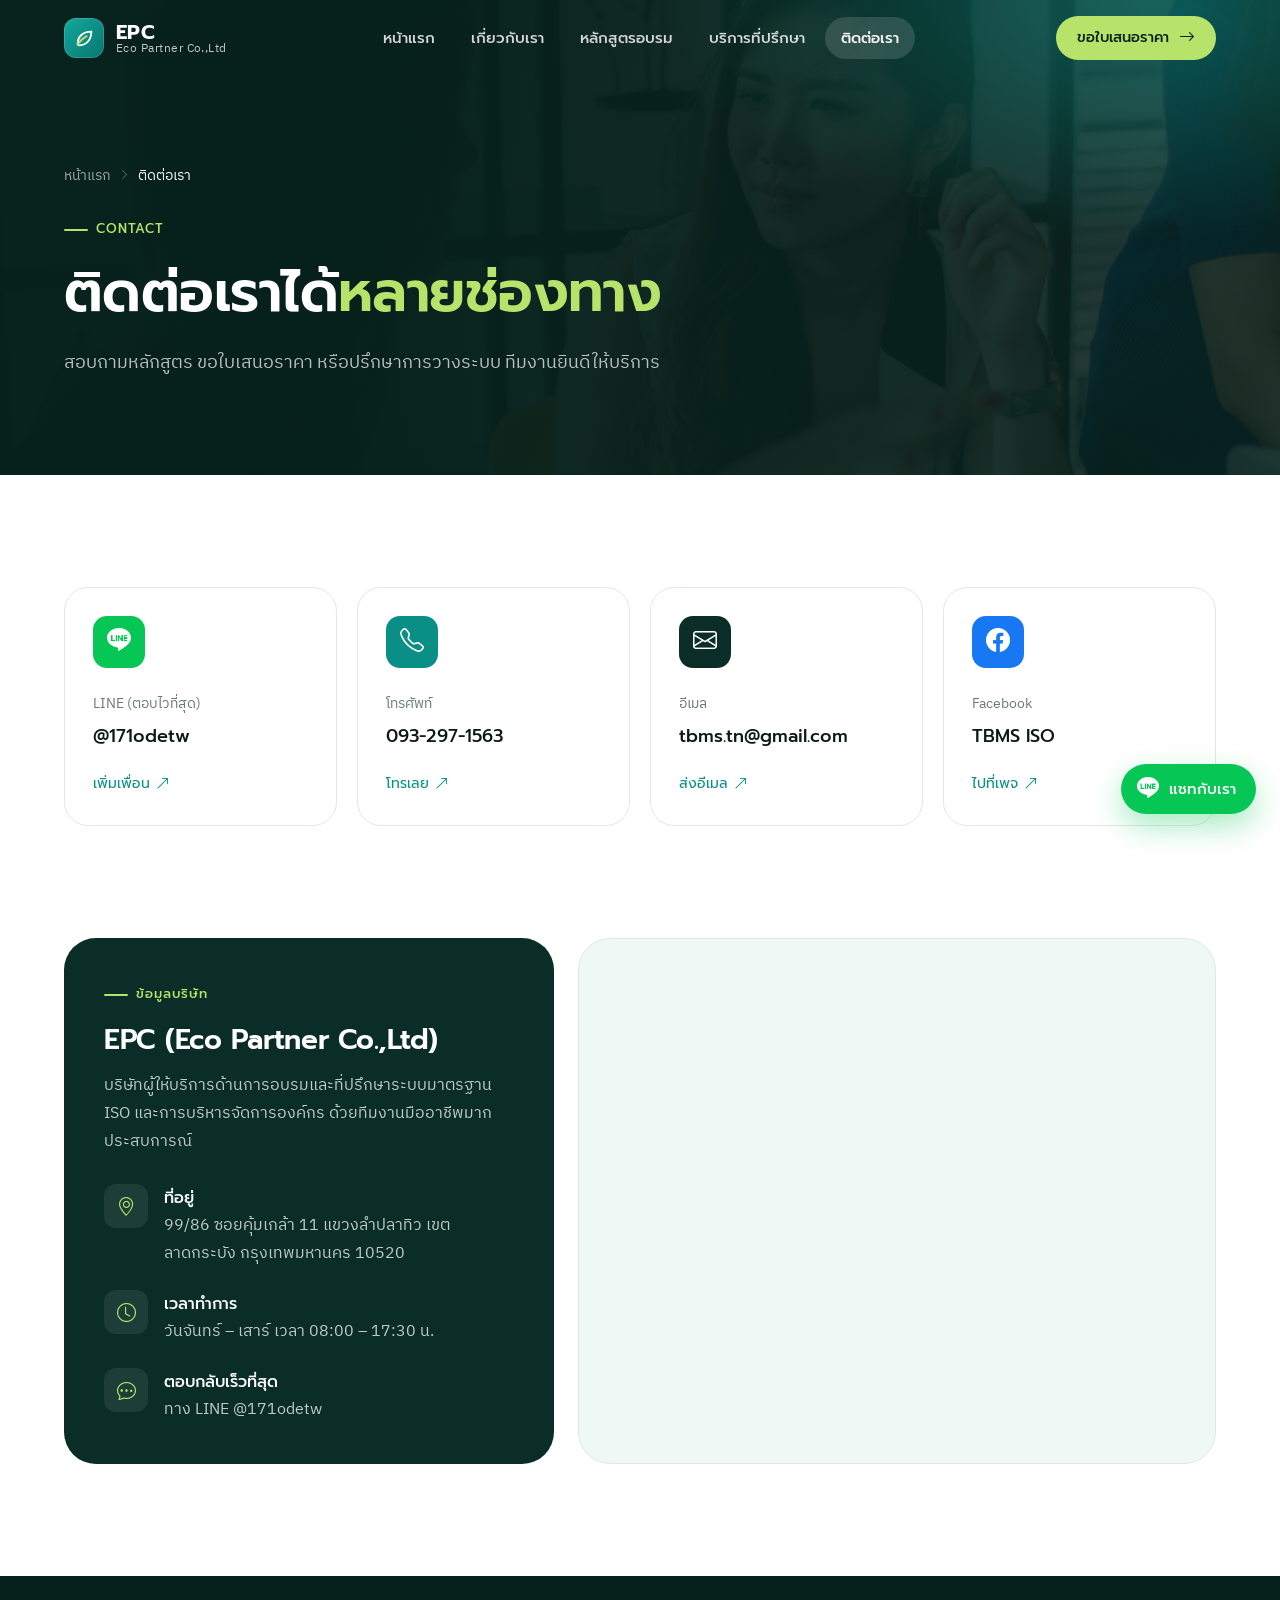
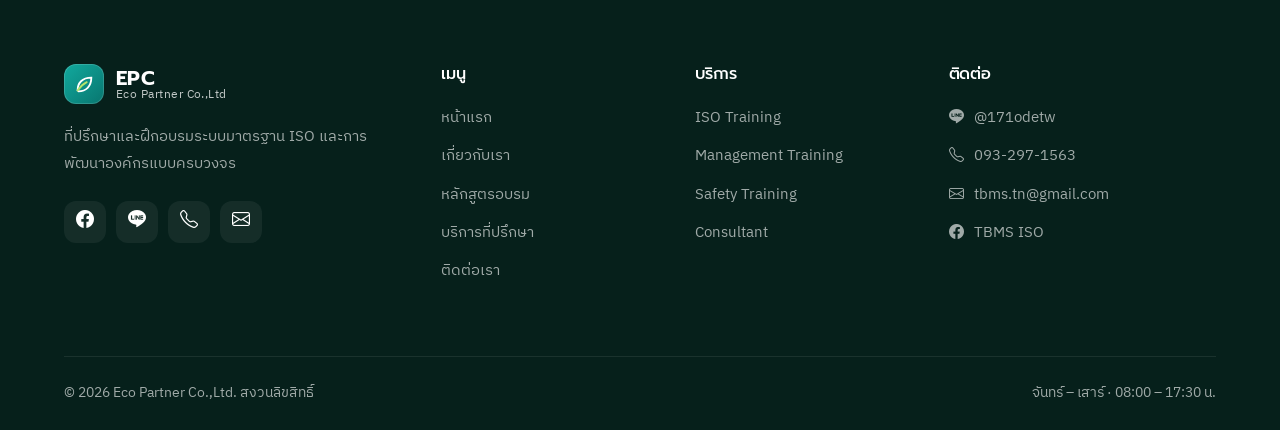
<file: contact.html>
<!doctype html>
<html lang="th">
<head>
  <meta charset="utf-8">
  <meta name="viewport" content="width=device-width, initial-scale=1">
  <title>ติดต่อเรา | EPC — Eco Partner Co.,Ltd</title>
  <meta name="description" content="ติดต่อ Eco Partner Co.,Ltd (EPC) ทาง LINE @171odetw โทร 093-297-1563 หรืออีเมล tbms.tn@gmail.com">
  <meta name="theme-color" content="#06201b">
  <link rel="preconnect" href="https://fonts.googleapis.com">
  <link rel="preconnect" href="https://fonts.gstatic.com" crossorigin>
  <link href="https://fonts.googleapis.com/css2?family=IBM+Plex+Sans+Thai:wght@400;500;600&family=Prompt:wght@500;600;700&display=swap" rel="stylesheet">
  <link href="https://cdn.jsdelivr.net/npm/bootstrap-icons@1.11.3/font/bootstrap-icons.min.css" rel="stylesheet">
  <link href="css/epc.css" rel="stylesheet">
</head>
<body>

  <!-- ===== Header ===== -->
  <header class="site-header">
    <div class="container">
      <a href="index.html" class="brand" aria-label="EPC หน้าแรก">
        <span class="brand-mark"><svg viewBox="0 0 24 24" fill="none" aria-hidden="true"><path d="M5 19c0-8 5-14 15-14 0 10-6 15-14 15" stroke="#fff" stroke-width="2" stroke-linecap="round"/><path d="M5 19c3-4 6-7 10-9" stroke="#b7e36a" stroke-width="2" stroke-linecap="round"/></svg></span>
        <span class="brand-text"><strong>EPC</strong><span>Eco Partner Co.,Ltd</span></span>
      </a>
      <nav class="nav" id="siteNav" aria-label="เมนูหลัก">
        <a href="index.html">หน้าแรก</a>
        <a href="about.html">เกี่ยวกับเรา</a>
        <a href="Services.html">หลักสูตรอบรม</a>
        <a href="Our-Services.html">บริการที่ปรึกษา</a>
        <a href="contact.html" class="active" aria-current="page">ติดต่อเรา</a>
        <div class="nav-cta"><a class="btn btn-line" href="https://line.me/ti/p/~171odetw" target="_blank" rel="noopener"><i class="bi bi-line"></i> แชทกับเราทาง LINE</a></div>
      </nav>
      <div class="header-cta">
        <a class="btn btn-lime" href="contact.html">ขอใบเสนอราคา <i class="bi bi-arrow-right"></i></a>
        <button class="menu-toggle" aria-label="เปิดเมนู" aria-controls="siteNav" aria-expanded="false"><i class="bi bi-list"></i></button>
      </div>
    </div>
  </header>

  <main>

    <section class="page-hero">
      <div class="bg" style="background-image:url('images/hero/EPC3.jpg')"></div>
      <div class="container">
        <nav class="crumbs" aria-label="breadcrumb"><a href="index.html">หน้าแรก</a><i class="bi bi-chevron-right"></i><span aria-current="page">ติดต่อเรา</span></nav>
        <span class="eyebrow on-dark">Contact</span>
        <h1>ติดต่อเราได้<span class="hl-lime">หลายช่องทาง</span></h1>
        <p>สอบถามหลักสูตร ขอใบเสนอราคา หรือปรึกษาการวางระบบ ทีมงานยินดีให้บริการ</p>
      </div>
    </section>

    <section class="section">
      <div class="container">
        <div class="contact-grid">
          <a class="contact-card reveal" href="https://line.me/ti/p/~171odetw" target="_blank" rel="noopener">
            <span class="ic ic-line"><i class="bi bi-line"></i></span>
            <small>LINE (ตอบไวที่สุด)</small>
            <strong>@171odetw</strong>
            <span class="go">เพิ่มเพื่อน <i class="bi bi-arrow-up-right"></i></span>
          </a>
          <a class="contact-card reveal d1" href="tel:0932971563">
            <span class="ic ic-tel"><i class="bi bi-telephone"></i></span>
            <small>โทรศัพท์</small>
            <strong>093-297-1563</strong>
            <span class="go">โทรเลย <i class="bi bi-arrow-up-right"></i></span>
          </a>
          <a class="contact-card reveal d2" href="mailto:tbms.tn@gmail.com">
            <span class="ic ic-mail"><i class="bi bi-envelope"></i></span>
            <small>อีเมล</small>
            <strong>tbms.tn@gmail.com</strong>
            <span class="go">ส่งอีเมล <i class="bi bi-arrow-up-right"></i></span>
          </a>
          <a class="contact-card reveal d3" href="https://www.facebook.com/profile.php?id=61551453689014" target="_blank" rel="noopener">
            <span class="ic ic-fb"><i class="bi bi-facebook"></i></span>
            <small>Facebook</small>
            <strong>TBMS ISO</strong>
            <span class="go">ไปที่เพจ <i class="bi bi-arrow-up-right"></i></span>
          </a>
        </div>
      </div>
    </section>

    <section class="section" style="padding-top:0">
      <div class="container info-wrap">
        <div class="info-card reveal">
          <span class="eyebrow on-dark">ข้อมูลบริษัท</span>
          <h2>EPC (Eco Partner Co.,Ltd)</h2>
          <p>บริษัทผู้ให้บริการด้านการอบรมและที่ปรึกษาระบบมาตรฐาน ISO และการบริหารจัดการองค์กร ด้วยทีมงานมืออาชีพมากประสบการณ์</p>
          <ul class="info-list">
            <li><i class="bi bi-geo-alt"></i><div><b>ที่อยู่</b>99/86 ซอยคุ้มเกล้า 11 แขวงลำปลาทิว เขตลาดกระบัง กรุงเทพมหานคร 10520</div></li>
            <li><i class="bi bi-clock"></i><div><b>เวลาทำการ</b>วันจันทร์ – เสาร์ เวลา 08:00 – 17:30 น.</div></li>
            <li><i class="bi bi-chat-dots"></i><div><b>ตอบกลับเร็วที่สุด</b>ทาง LINE @171odetw</div></li>
          </ul>
        </div>
        <div class="map reveal d1">
          <iframe title="แผนที่ EPC" src="https://www.google.com/maps?q=99/86%20ซอยคุ้มเกล้า%2011%20แขวงลำปลาทิว%20เขตลาดกระบัง%20กรุงเทพมหานคร%2010520&output=embed" loading="lazy" allowfullscreen referrerpolicy="no-referrer-when-downgrade"></iframe>
        </div>
      </div>
    </section>

  </main>

  <!-- ===== Footer ===== -->
  <footer class="site-footer">
    <div class="container">
      <div class="footer-grid">
        <div>
          <a href="index.html" class="brand">
            <span class="brand-mark"><svg viewBox="0 0 24 24" fill="none" aria-hidden="true"><path d="M5 19c0-8 5-14 15-14 0 10-6 15-14 15" stroke="#fff" stroke-width="2" stroke-linecap="round"/><path d="M5 19c3-4 6-7 10-9" stroke="#b7e36a" stroke-width="2" stroke-linecap="round"/></svg></span>
            <span class="brand-text"><strong>EPC</strong><span>Eco Partner Co.,Ltd</span></span>
          </a>
          <p>ที่ปรึกษาและฝึกอบรมระบบมาตรฐาน ISO และการพัฒนาองค์กรแบบครบวงจร</p>
          <div class="socials">
            <a href="https://www.facebook.com/profile.php?id=61551453689014" target="_blank" rel="noopener" aria-label="Facebook"><i class="bi bi-facebook"></i></a>
            <a href="https://line.me/ti/p/~171odetw" target="_blank" rel="noopener" aria-label="LINE"><i class="bi bi-line"></i></a>
            <a href="tel:0932971563" aria-label="โทรศัพท์"><i class="bi bi-telephone"></i></a>
            <a href="mailto:tbms.tn@gmail.com" aria-label="อีเมล"><i class="bi bi-envelope"></i></a>
          </div>
        </div>
        <div>
          <h4>เมนู</h4>
          <ul class="footer-links">
            <li><a href="index.html">หน้าแรก</a></li>
            <li><a href="about.html">เกี่ยวกับเรา</a></li>
            <li><a href="Services.html">หลักสูตรอบรม</a></li>
            <li><a href="Our-Services.html">บริการที่ปรึกษา</a></li>
            <li><a href="contact.html">ติดต่อเรา</a></li>
          </ul>
        </div>
        <div>
          <h4>บริการ</h4>
          <ul class="footer-links">
            <li><a href="Services.html#iso">ISO Training</a></li>
            <li><a href="Services.html#management">Management Training</a></li>
            <li><a href="Services.html#safety">Safety Training</a></li>
            <li><a href="Our-Services.html">Consultant</a></li>
          </ul>
        </div>
        <div>
          <h4>ติดต่อ</h4>
          <ul class="footer-links">
            <li><a href="https://line.me/ti/p/~171odetw" target="_blank" rel="noopener"><i class="bi bi-line"></i> @171odetw</a></li>
            <li><a href="tel:0932971563"><i class="bi bi-telephone"></i> 093-297-1563</a></li>
            <li><a href="mailto:tbms.tn@gmail.com"><i class="bi bi-envelope"></i> tbms.tn@gmail.com</a></li>
            <li><a href="https://www.facebook.com/profile.php?id=61551453689014" target="_blank" rel="noopener"><i class="bi bi-facebook"></i> TBMS ISO</a></li>
          </ul>
        </div>
      </div>
      <div class="footer-bottom">
        <span>© <span data-year>2026</span> Eco Partner Co.,Ltd. สงวนลิขสิทธิ์</span>
        <span>จันทร์ – เสาร์ · 08:00 – 17:30 น.</span>
      </div>
    </div>
  </footer>

  <a class="line-fab" href="https://line.me/ti/p/~171odetw" target="_blank" rel="noopener" aria-label="แชททาง LINE"><i class="bi bi-line"></i><span>แชทกับเรา</span></a>
  <button class="to-top" aria-label="กลับขึ้นด้านบน"><i class="bi bi-arrow-up"></i></button>

  <script src="js/epc.js"></script>
</body>
</html>
</file>
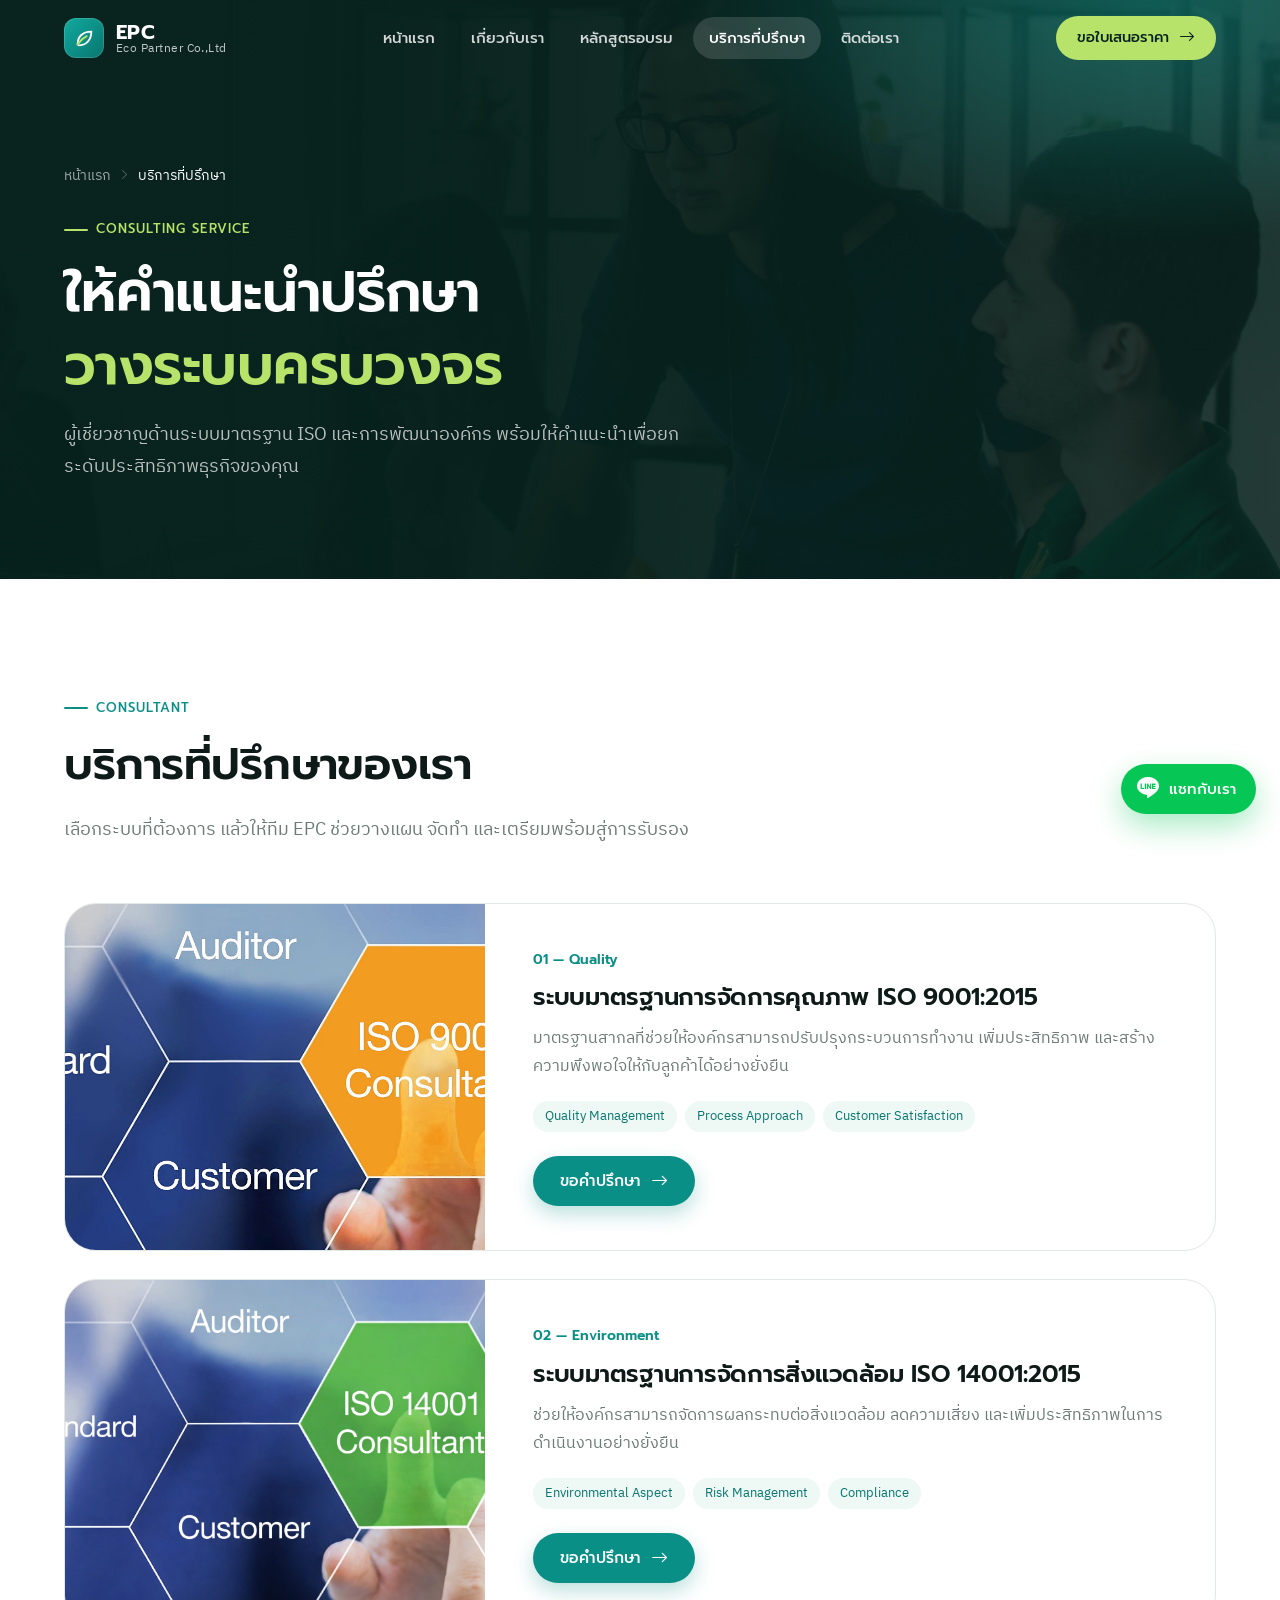
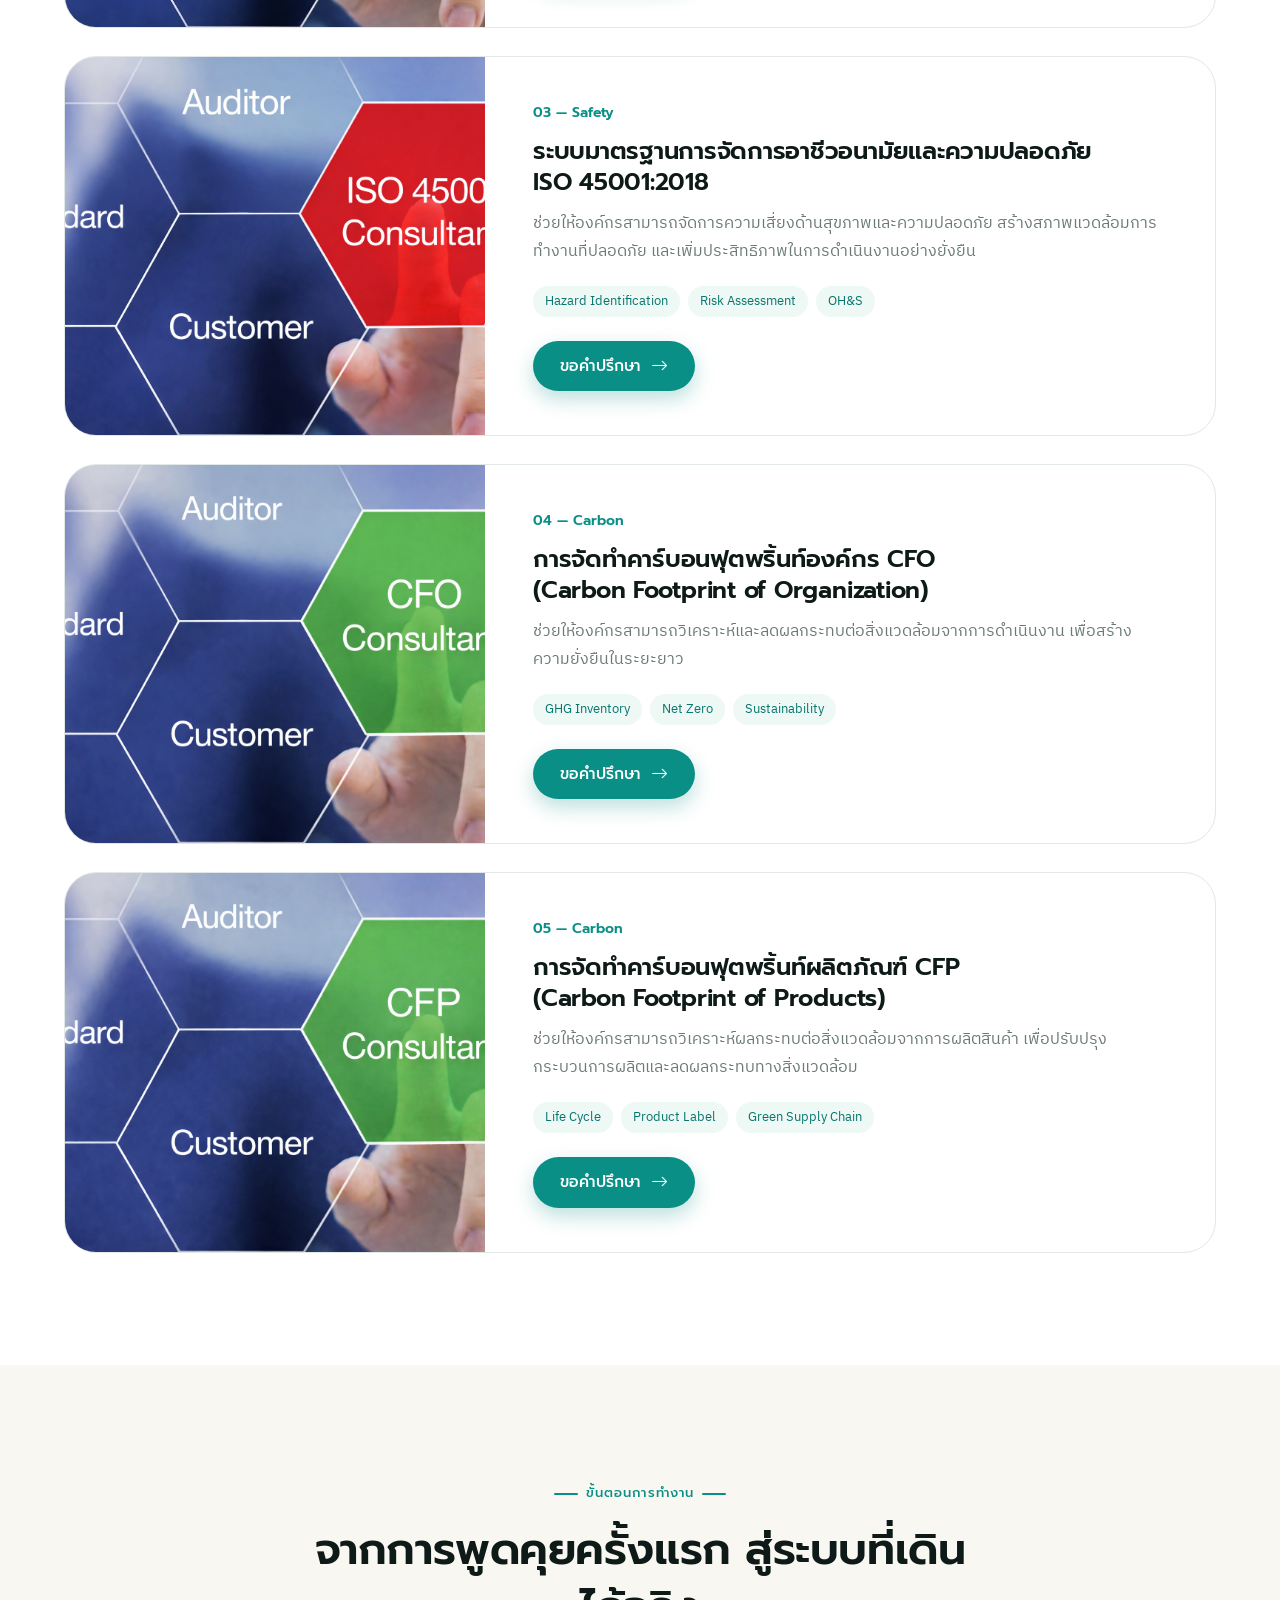
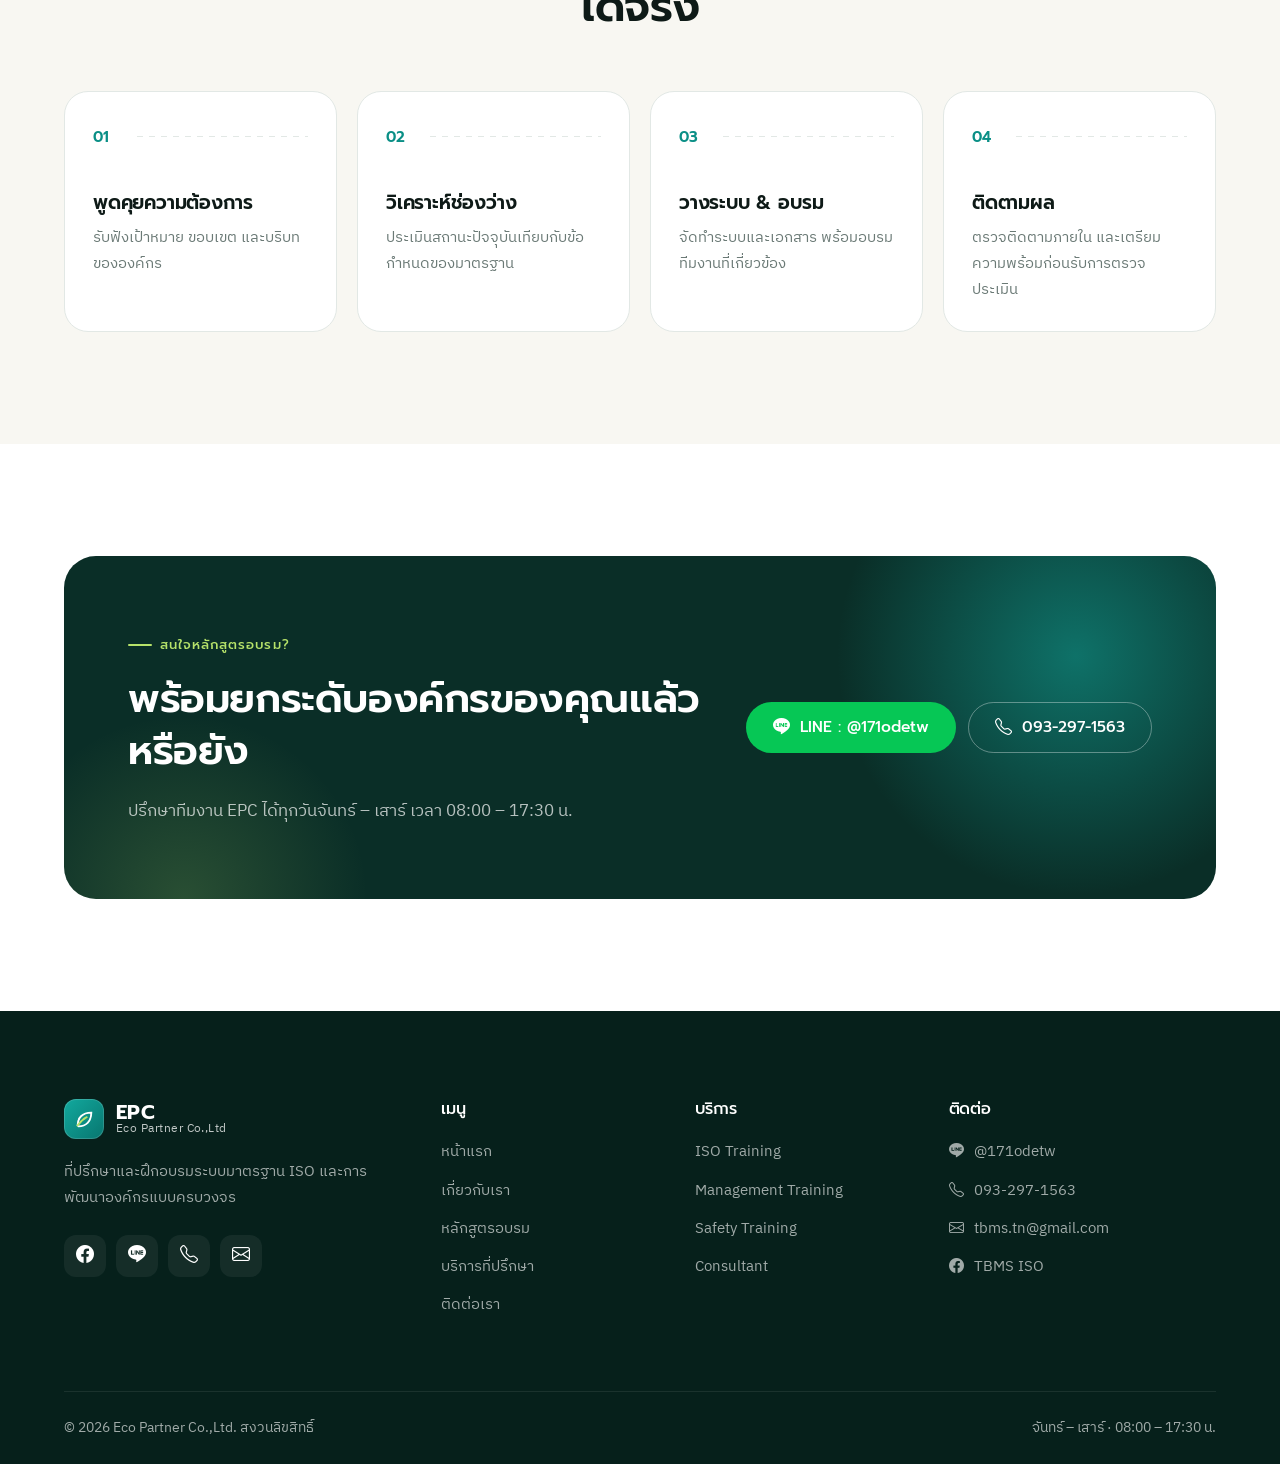
<file: Our-Services.html>
<!doctype html>
<html lang="th">
<head>
  <meta charset="utf-8">
  <meta name="viewport" content="width=device-width, initial-scale=1">
  <title>บริการที่ปรึกษา | EPC — Eco Partner Co.,Ltd</title>
  <meta name="description" content="บริการที่ปรึกษาวางระบบมาตรฐาน ISO 9001, ISO 14001, ISO 45001 และการจัดทำคาร์บอนฟุตพริ้นท์องค์กรและผลิตภัณฑ์ (CFO / CFP)">
  <meta name="theme-color" content="#06201b">
  <link rel="preconnect" href="https://fonts.googleapis.com">
  <link rel="preconnect" href="https://fonts.gstatic.com" crossorigin>
  <link href="https://fonts.googleapis.com/css2?family=IBM+Plex+Sans+Thai:wght@400;500;600&family=Prompt:wght@500;600;700&display=swap" rel="stylesheet">
  <link href="https://cdn.jsdelivr.net/npm/bootstrap-icons@1.11.3/font/bootstrap-icons.min.css" rel="stylesheet">
  <link href="css/epc.css" rel="stylesheet">
</head>
<body>

  <!-- ===== Header ===== -->
  <header class="site-header">
    <div class="container">
      <a href="index.html" class="brand" aria-label="EPC หน้าแรก">
        <span class="brand-mark"><svg viewBox="0 0 24 24" fill="none" aria-hidden="true"><path d="M5 19c0-8 5-14 15-14 0 10-6 15-14 15" stroke="#fff" stroke-width="2" stroke-linecap="round"/><path d="M5 19c3-4 6-7 10-9" stroke="#b7e36a" stroke-width="2" stroke-linecap="round"/></svg></span>
        <span class="brand-text"><strong>EPC</strong><span>Eco Partner Co.,Ltd</span></span>
      </a>
      <nav class="nav" id="siteNav" aria-label="เมนูหลัก">
        <a href="index.html">หน้าแรก</a>
        <a href="about.html">เกี่ยวกับเรา</a>
        <a href="Services.html">หลักสูตรอบรม</a>
        <a href="Our-Services.html" class="active" aria-current="page">บริการที่ปรึกษา</a>
        <a href="contact.html">ติดต่อเรา</a>
        <div class="nav-cta"><a class="btn btn-line" href="https://line.me/ti/p/~171odetw" target="_blank" rel="noopener"><i class="bi bi-line"></i> แชทกับเราทาง LINE</a></div>
      </nav>
      <div class="header-cta">
        <a class="btn btn-lime" href="contact.html">ขอใบเสนอราคา <i class="bi bi-arrow-right"></i></a>
        <button class="menu-toggle" aria-label="เปิดเมนู" aria-controls="siteNav" aria-expanded="false"><i class="bi bi-list"></i></button>
      </div>
    </div>
  </header>

  <main>

    <section class="page-hero">
      <div class="bg" style="background-image:url('images/hero/EPC2.jpg')"></div>
      <div class="container">
        <nav class="crumbs" aria-label="breadcrumb"><a href="index.html">หน้าแรก</a><i class="bi bi-chevron-right"></i><span aria-current="page">บริการที่ปรึกษา</span></nav>
        <span class="eyebrow on-dark">Consulting Service</span>
        <h1>ให้คำแนะนำปรึกษา<br><span class="hl-lime">วางระบบครบวงจร</span></h1>
        <p>ผู้เชี่ยวชาญด้านระบบมาตรฐาน ISO และการพัฒนาองค์กร พร้อมให้คำแนะนำเพื่อยกระดับประสิทธิภาพธุรกิจของคุณ</p>
      </div>
    </section>

    <section class="section">
      <div class="container">
        <div class="section-head reveal">
          <span class="eyebrow">Consultant</span>
          <h2>บริการที่ปรึกษาของเรา</h2>
          <p>เลือกระบบที่ต้องการ แล้วให้ทีม EPC ช่วยวางแผน จัดทำ และเตรียมพร้อมสู่การรับรอง</p>
        </div>

        <div class="consult-list">
          <article class="consult-row reveal">
            <div class="media"><img src="images/consulting/ISO9001-consultants.jpg" alt="" loading="lazy"></div>
            <div class="body">
              <div class="idx">01 — Quality</div>
              <h3>ระบบมาตรฐานการจัดการคุณภาพ ISO 9001:2015</h3>
              <p>มาตรฐานสากลที่ช่วยให้องค์กรสามารถปรับปรุงกระบวนการทำงาน เพิ่มประสิทธิภาพ และสร้างความพึงพอใจให้กับลูกค้าได้อย่างยั่งยืน</p>
              <div class="tags"><span>Quality Management</span><span>Process Approach</span><span>Customer Satisfaction</span></div>
              <div class="actions">
                <a class="btn btn-primary" href="https://line.me/ti/p/~171odetw" target="_blank" rel="noopener">ขอคำปรึกษา <i class="bi bi-arrow-right"></i></a>
              </div>
            </div>
          </article>

          <article class="consult-row reveal">
            <div class="media"><img src="images/consulting/ISO14001-consultants.png" alt="" loading="lazy"></div>
            <div class="body">
              <div class="idx">02 — Environment</div>
              <h3>ระบบมาตรฐานการจัดการสิ่งแวดล้อม ISO 14001:2015</h3>
              <p>ช่วยให้องค์กรสามารถจัดการผลกระทบต่อสิ่งแวดล้อม ลดความเสี่ยง และเพิ่มประสิทธิภาพในการดำเนินงานอย่างยั่งยืน</p>
              <div class="tags"><span>Environmental Aspect</span><span>Risk Management</span><span>Compliance</span></div>
              <div class="actions">
                <a class="btn btn-primary" href="https://line.me/ti/p/~171odetw" target="_blank" rel="noopener">ขอคำปรึกษา <i class="bi bi-arrow-right"></i></a>
              </div>
            </div>
          </article>

          <article class="consult-row reveal">
            <div class="media"><img src="images/consulting/ISO45001-consultants.png" alt="" loading="lazy"></div>
            <div class="body">
              <div class="idx">03 — Safety</div>
              <h3>ระบบมาตรฐานการจัดการอาชีวอนามัยและความปลอดภัย <br>ISO 45001:2018</h3>
              <p>ช่วยให้องค์กรสามารถจัดการความเสี่ยงด้านสุขภาพและความปลอดภัย สร้างสภาพแวดล้อมการทำงานที่ปลอดภัย และเพิ่มประสิทธิภาพในการดำเนินงานอย่างยั่งยืน</p>
              <div class="tags"><span>Hazard Identification</span><span>Risk Assessment</span><span>OH&amp;S</span></div>
              <div class="actions">
                <a class="btn btn-primary" href="https://line.me/ti/p/~171odetw" target="_blank" rel="noopener">ขอคำปรึกษา <i class="bi bi-arrow-right"></i></a>
              </div>
            </div>
          </article>

          <article class="consult-row reveal">
            <div class="media"><img src="images/consulting/CFO2.png" alt="" loading="lazy"></div>
            <div class="body">
              <div class="idx">04 — Carbon</div>
              <h3>การจัดทำคาร์บอนฟุตพริ้นท์องค์กร CFO <br>(Carbon Footprint of Organization)</h3>
              <p>ช่วยให้องค์กรสามารถวิเคราะห์และลดผลกระทบต่อสิ่งแวดล้อมจากการดำเนินงาน เพื่อสร้างความยั่งยืนในระยะยาว</p>
              <div class="tags"><span>GHG Inventory</span><span>Net Zero</span><span>Sustainability</span></div>
              <div class="actions">
                <a class="btn btn-primary" href="https://line.me/ti/p/~171odetw" target="_blank" rel="noopener">ขอคำปรึกษา <i class="bi bi-arrow-right"></i></a>
              </div>
            </div>
          </article>

          <article class="consult-row reveal">
            <div class="media"><img src="images/consulting/CFP2.png" alt="" loading="lazy"></div>
            <div class="body">
              <div class="idx">05 — Carbon</div>
              <h3>การจัดทำคาร์บอนฟุตพริ้นท์ผลิตภัณฑ์ CFP <br>(Carbon Footprint of Products)</h3>
              <p>ช่วยให้องค์กรสามารถวิเคราะห์ผลกระทบต่อสิ่งแวดล้อมจากการผลิตสินค้า เพื่อปรับปรุงกระบวนการผลิตและลดผลกระทบทางสิ่งแวดล้อม</p>
              <div class="tags"><span>Life Cycle</span><span>Product Label</span><span>Green Supply Chain</span></div>
              <div class="actions">
                <a class="btn btn-primary" href="https://line.me/ti/p/~171odetw" target="_blank" rel="noopener">ขอคำปรึกษา <i class="bi bi-arrow-right"></i></a>
              </div>
            </div>
          </article>
        </div>
      </div>
    </section>

    <section class="section bg-sand">
      <div class="container">
        <div class="section-head center reveal">
          <span class="eyebrow">ขั้นตอนการทำงาน</span>
          <h2>จากการพูดคุยครั้งแรก สู่ระบบที่เดินได้จริง</h2>
        </div>
        <div class="steps">
          <div class="step reveal"><h3>พูดคุยความต้องการ</h3><p>รับฟังเป้าหมาย ขอบเขต และบริบทขององค์กร</p></div>
          <div class="step reveal d1"><h3>วิเคราะห์ช่องว่าง</h3><p>ประเมินสถานะปัจจุบันเทียบกับข้อกำหนดของมาตรฐาน</p></div>
          <div class="step reveal d2"><h3>วางระบบ &amp; อบรม</h3><p>จัดทำระบบและเอกสาร พร้อมอบรมทีมงานที่เกี่ยวข้อง</p></div>
          <div class="step reveal d3"><h3>ติดตามผล</h3><p>ตรวจติดตามภายใน และเตรียมความพร้อมก่อนรับการตรวจประเมิน</p></div>
        </div>
      </div>
    </section>

    <!-- ===== CTA ===== -->
    <section class="section">
      <div class="container">
        <div class="cta-band reveal">
          <div>
            <span class="eyebrow on-dark">สนใจหลักสูตรอบรม?</span>
            <h2>พร้อมยกระดับองค์กรของคุณแล้วหรือยัง</h2>
            <p>ปรึกษาทีมงาน EPC ได้ทุกวันจันทร์ – เสาร์ เวลา 08:00 – 17:30 น.</p>
          </div>
          <div class="actions">
            <a class="btn btn-line" href="https://line.me/ti/p/~171odetw" target="_blank" rel="noopener"><i class="bi bi-line"></i> LINE : @171odetw</a>
            <a class="btn btn-ghost" href="tel:0932971563"><i class="bi bi-telephone"></i> 093-297-1563</a>
          </div>
        </div>
      </div>
    </section>

  </main>

  <!-- ===== Footer ===== -->
  <footer class="site-footer">
    <div class="container">
      <div class="footer-grid">
        <div>
          <a href="index.html" class="brand">
            <span class="brand-mark"><svg viewBox="0 0 24 24" fill="none" aria-hidden="true"><path d="M5 19c0-8 5-14 15-14 0 10-6 15-14 15" stroke="#fff" stroke-width="2" stroke-linecap="round"/><path d="M5 19c3-4 6-7 10-9" stroke="#b7e36a" stroke-width="2" stroke-linecap="round"/></svg></span>
            <span class="brand-text"><strong>EPC</strong><span>Eco Partner Co.,Ltd</span></span>
          </a>
          <p>ที่ปรึกษาและฝึกอบรมระบบมาตรฐาน ISO และการพัฒนาองค์กรแบบครบวงจร</p>
          <div class="socials">
            <a href="https://www.facebook.com/profile.php?id=61551453689014" target="_blank" rel="noopener" aria-label="Facebook"><i class="bi bi-facebook"></i></a>
            <a href="https://line.me/ti/p/~171odetw" target="_blank" rel="noopener" aria-label="LINE"><i class="bi bi-line"></i></a>
            <a href="tel:0932971563" aria-label="โทรศัพท์"><i class="bi bi-telephone"></i></a>
            <a href="mailto:tbms.tn@gmail.com" aria-label="อีเมล"><i class="bi bi-envelope"></i></a>
          </div>
        </div>
        <div>
          <h4>เมนู</h4>
          <ul class="footer-links">
            <li><a href="index.html">หน้าแรก</a></li>
            <li><a href="about.html">เกี่ยวกับเรา</a></li>
            <li><a href="Services.html">หลักสูตรอบรม</a></li>
            <li><a href="Our-Services.html">บริการที่ปรึกษา</a></li>
            <li><a href="contact.html">ติดต่อเรา</a></li>
          </ul>
        </div>
        <div>
          <h4>บริการ</h4>
          <ul class="footer-links">
            <li><a href="Services.html#iso">ISO Training</a></li>
            <li><a href="Services.html#management">Management Training</a></li>
            <li><a href="Services.html#safety">Safety Training</a></li>
            <li><a href="Our-Services.html">Consultant</a></li>
          </ul>
        </div>
        <div>
          <h4>ติดต่อ</h4>
          <ul class="footer-links">
            <li><a href="https://line.me/ti/p/~171odetw" target="_blank" rel="noopener"><i class="bi bi-line"></i> @171odetw</a></li>
            <li><a href="tel:0932971563"><i class="bi bi-telephone"></i> 093-297-1563</a></li>
            <li><a href="mailto:tbms.tn@gmail.com"><i class="bi bi-envelope"></i> tbms.tn@gmail.com</a></li>
            <li><a href="https://www.facebook.com/profile.php?id=61551453689014" target="_blank" rel="noopener"><i class="bi bi-facebook"></i> TBMS ISO</a></li>
          </ul>
        </div>
      </div>
      <div class="footer-bottom">
        <span>© <span data-year>2026</span> Eco Partner Co.,Ltd. สงวนลิขสิทธิ์</span>
        <span>จันทร์ – เสาร์ · 08:00 – 17:30 น.</span>
      </div>
    </div>
  </footer>

  <a class="line-fab" href="https://line.me/ti/p/~171odetw" target="_blank" rel="noopener" aria-label="แชททาง LINE"><i class="bi bi-line"></i><span>แชทกับเรา</span></a>
  <button class="to-top" aria-label="กลับขึ้นด้านบน"><i class="bi bi-arrow-up"></i></button>

  <script src="js/epc.js"></script>
</body>
</html>
</file>
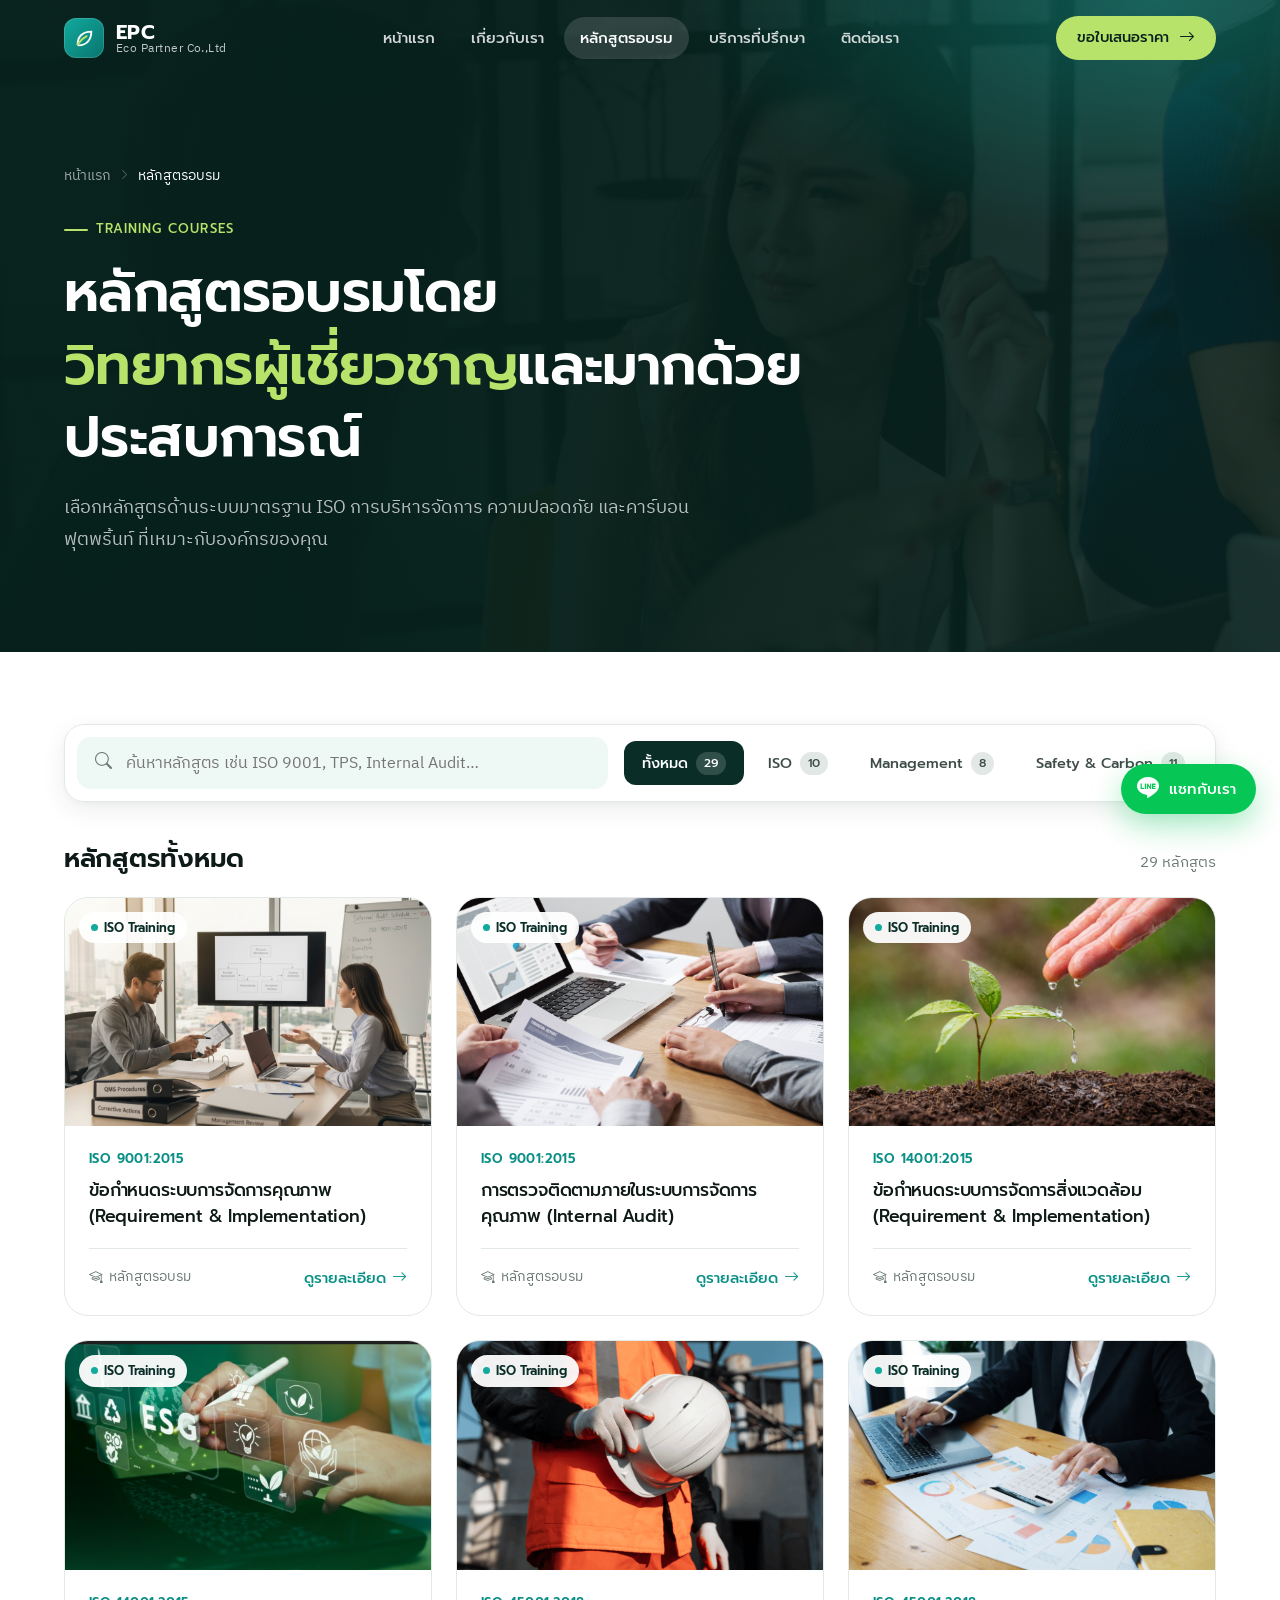
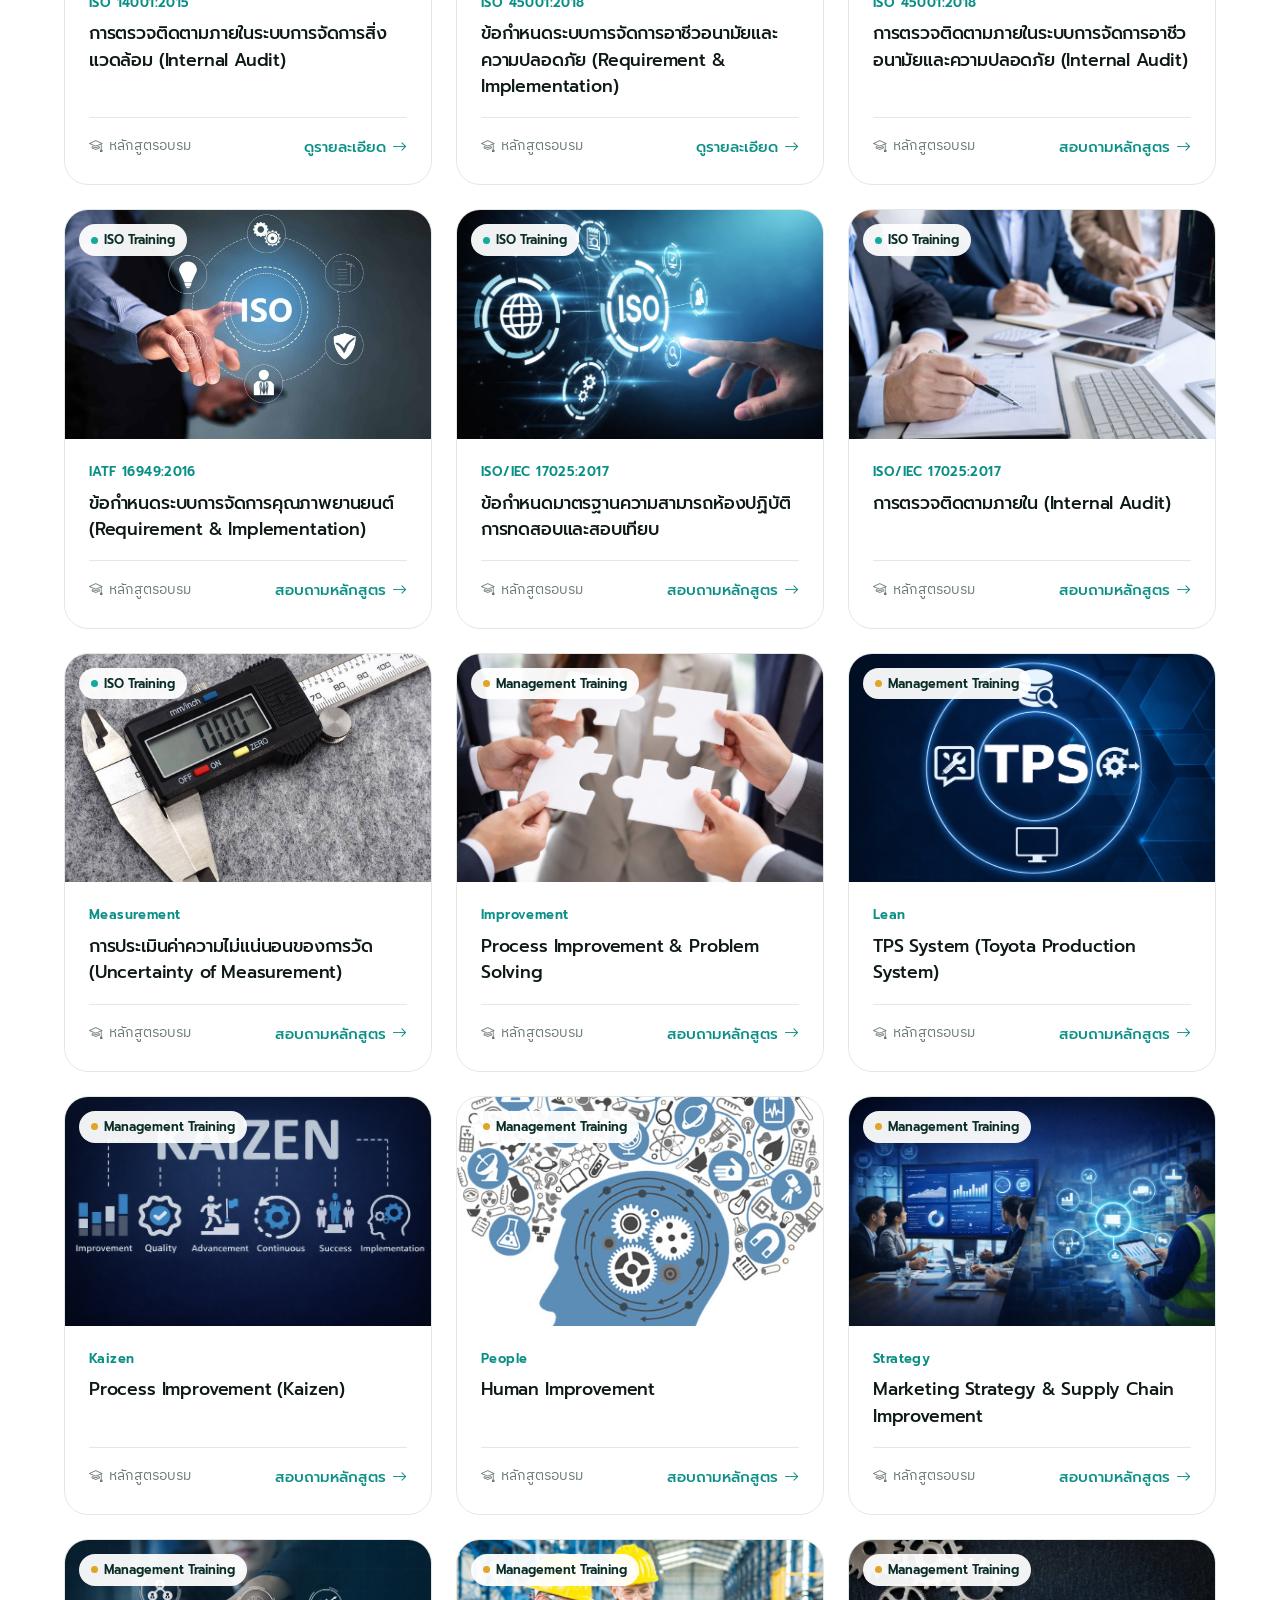
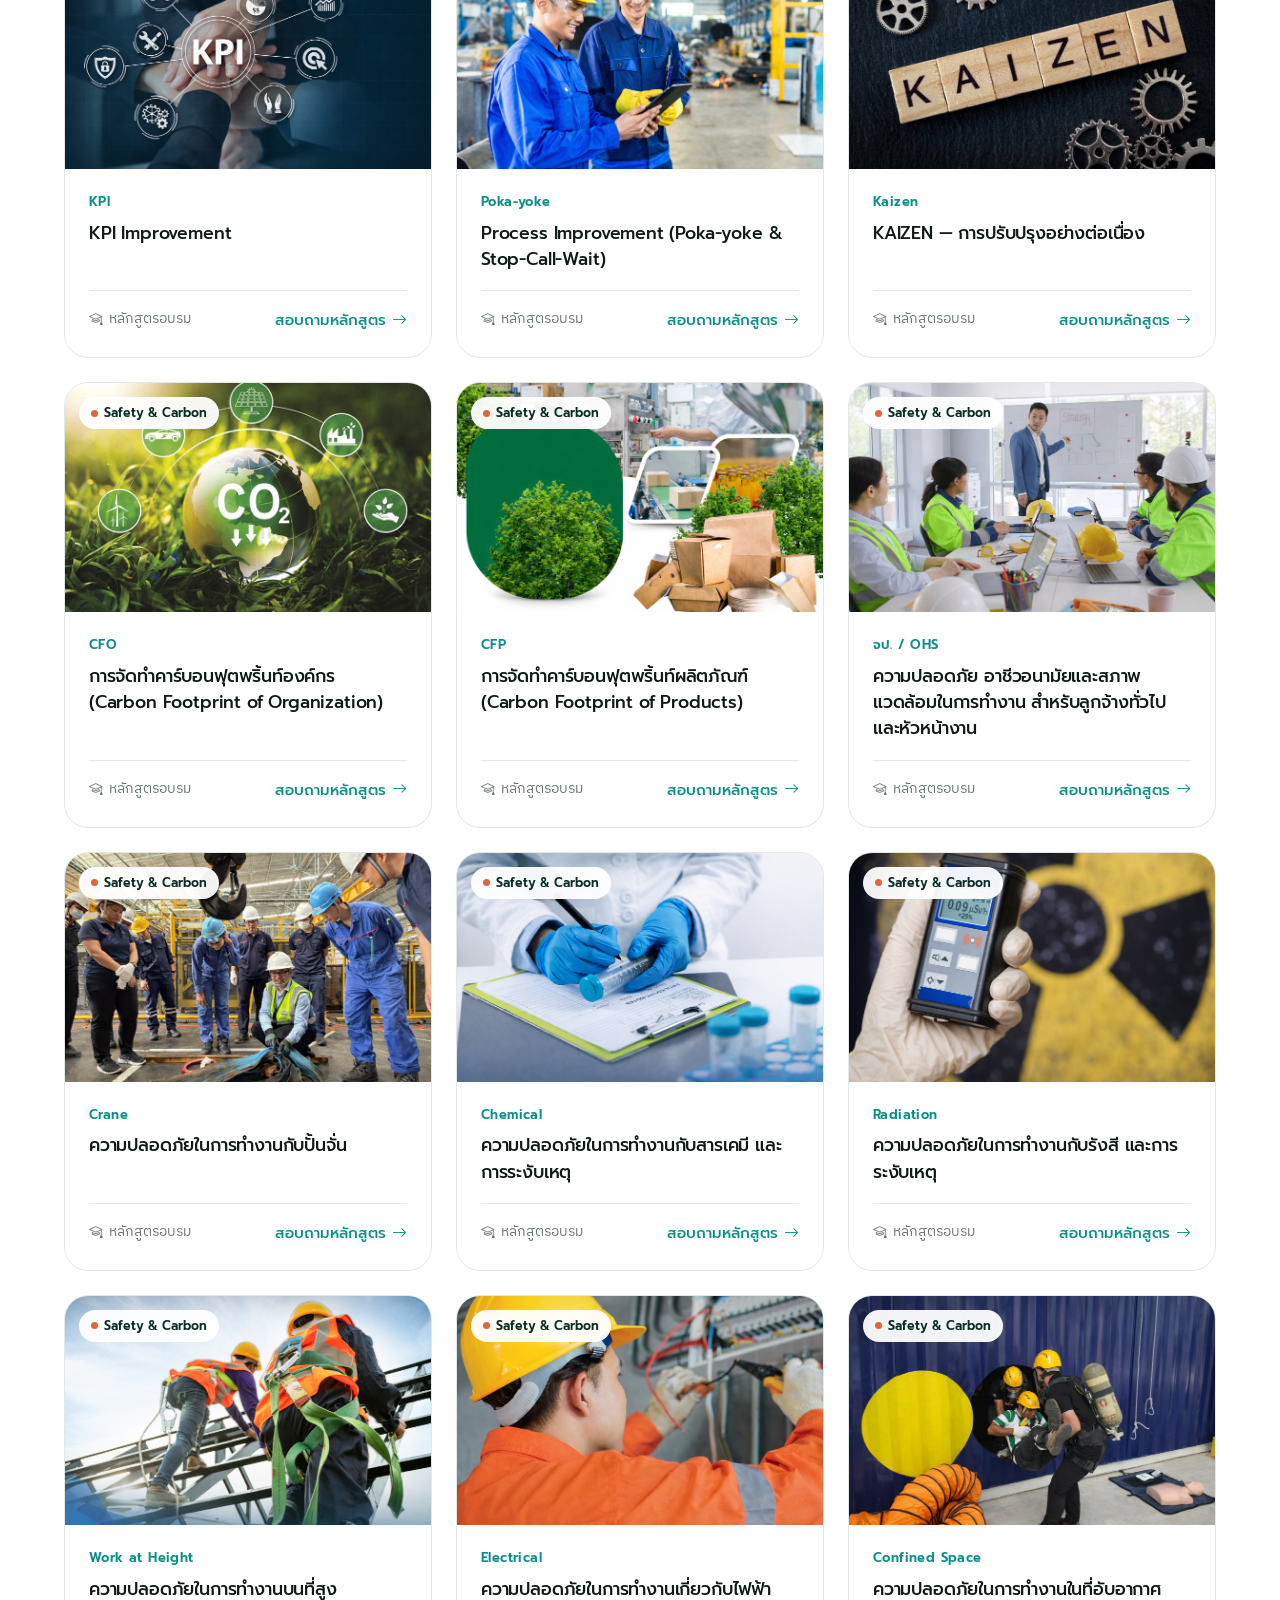
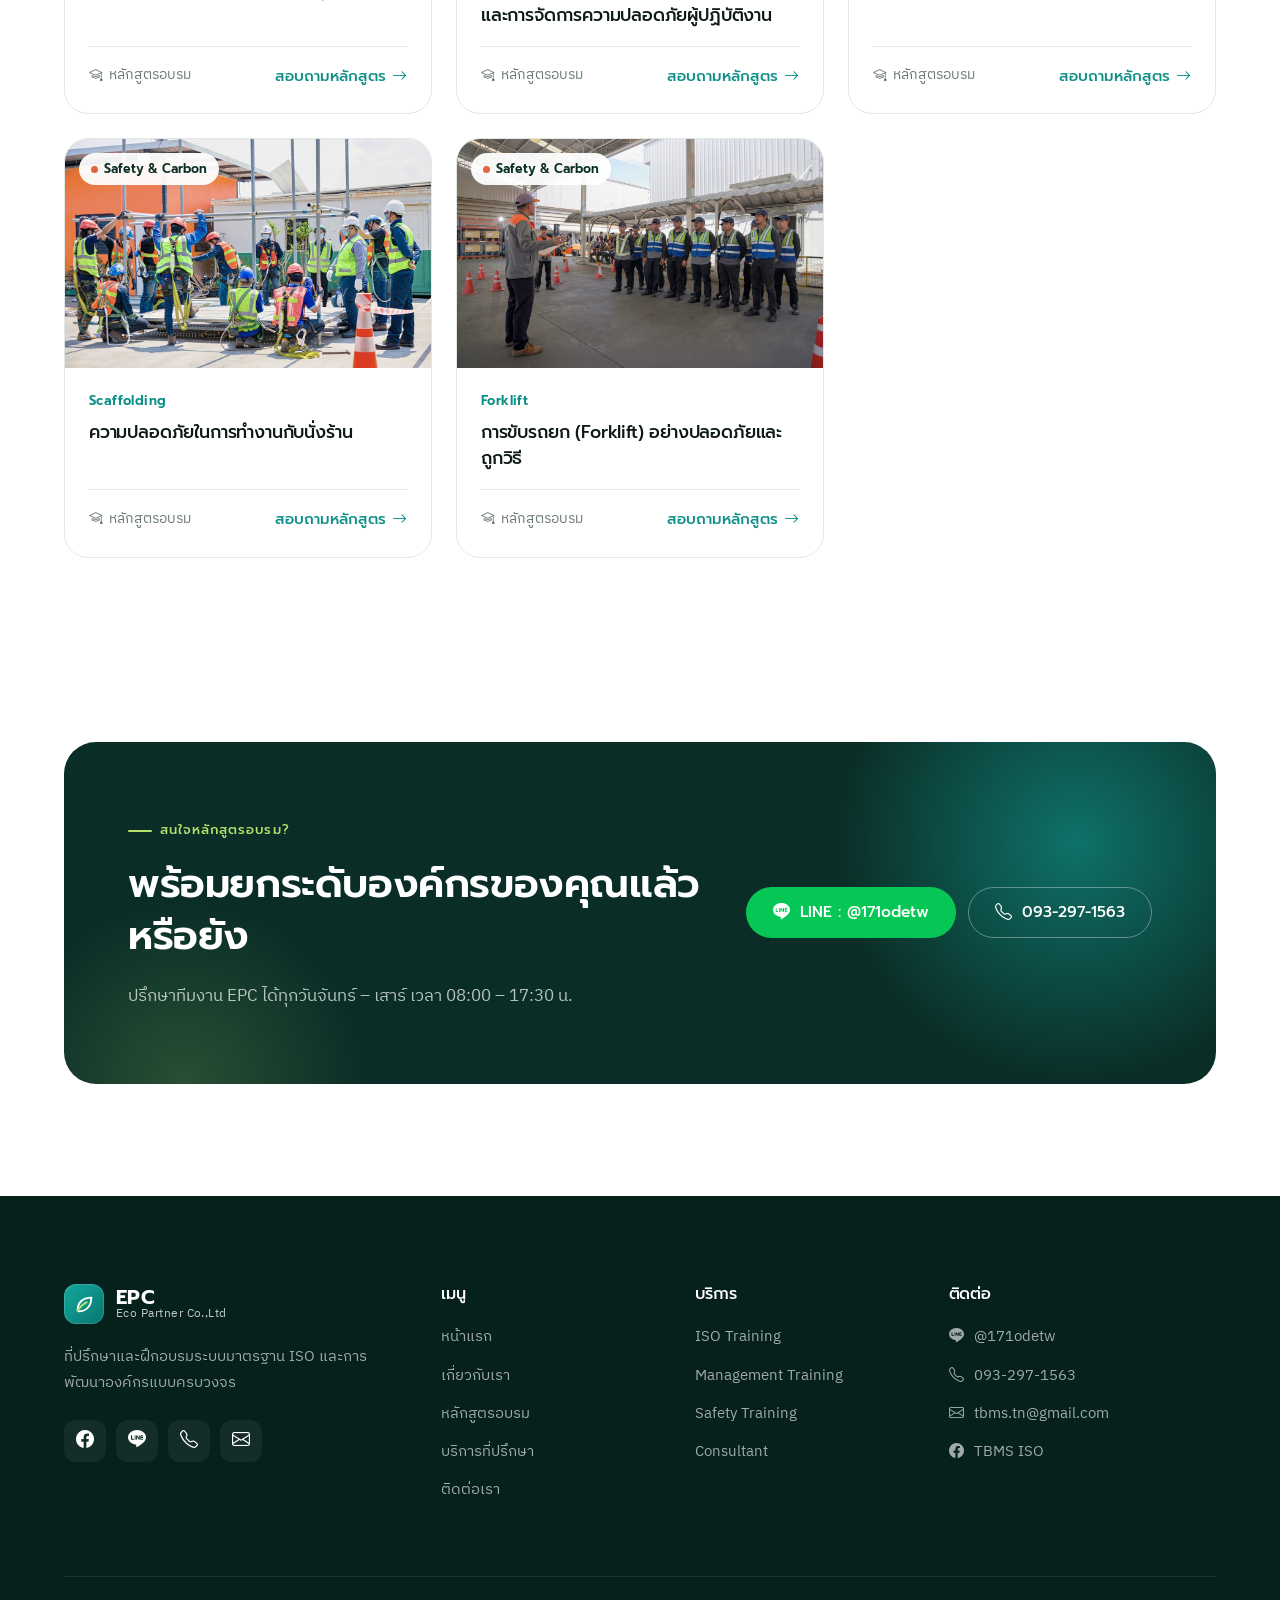
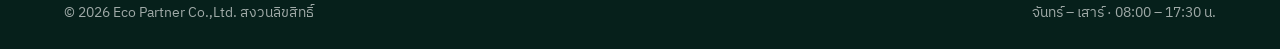
<file: Services.html>
<!doctype html>
<html lang="th">
<head>
  <meta charset="utf-8">
  <meta name="viewport" content="width=device-width, initial-scale=1">
  <title>หลักสูตรอบรม | EPC — Eco Partner Co.,Ltd</title>
  <meta name="description" content="หลักสูตรอบรม ISO 9001, ISO 14001, ISO 45001, IATF 16949, ISO/IEC 17025, Kaizen, TPS, KPI, ความปลอดภัย และ Carbon Footprint โดย EPC">
  <meta name="theme-color" content="#06201b">
  <link rel="preconnect" href="https://fonts.googleapis.com">
  <link rel="preconnect" href="https://fonts.gstatic.com" crossorigin>
  <link href="https://fonts.googleapis.com/css2?family=IBM+Plex+Sans+Thai:wght@400;500;600&family=Prompt:wght@500;600;700&display=swap" rel="stylesheet">
  <link href="https://cdn.jsdelivr.net/npm/bootstrap-icons@1.11.3/font/bootstrap-icons.min.css" rel="stylesheet">
  <link href="css/epc.css" rel="stylesheet">
</head>
<body>

  <!-- ===== Header ===== -->
  <header class="site-header">
    <div class="container">
      <a href="index.html" class="brand" aria-label="EPC หน้าแรก">
        <span class="brand-mark"><svg viewBox="0 0 24 24" fill="none" aria-hidden="true"><path d="M5 19c0-8 5-14 15-14 0 10-6 15-14 15" stroke="#fff" stroke-width="2" stroke-linecap="round"/><path d="M5 19c3-4 6-7 10-9" stroke="#b7e36a" stroke-width="2" stroke-linecap="round"/></svg></span>
        <span class="brand-text"><strong>EPC</strong><span>Eco Partner Co.,Ltd</span></span>
      </a>
      <nav class="nav" id="siteNav" aria-label="เมนูหลัก">
        <a href="index.html">หน้าแรก</a>
        <a href="about.html">เกี่ยวกับเรา</a>
        <a href="Services.html" class="active" aria-current="page">หลักสูตรอบรม</a>
        <a href="Our-Services.html">บริการที่ปรึกษา</a>
        <a href="contact.html">ติดต่อเรา</a>
        <div class="nav-cta"><a class="btn btn-line" href="https://line.me/ti/p/~171odetw" target="_blank" rel="noopener"><i class="bi bi-line"></i> แชทกับเราทาง LINE</a></div>
      </nav>
      <div class="header-cta">
        <a class="btn btn-lime" href="contact.html">ขอใบเสนอราคา <i class="bi bi-arrow-right"></i></a>
        <button class="menu-toggle" aria-label="เปิดเมนู" aria-controls="siteNav" aria-expanded="false"><i class="bi bi-list"></i></button>
      </div>
    </div>
  </header>

  <main>

    <section class="page-hero">
      <div class="bg" style="background-image:url('images/hero/EPC3.jpg')"></div>
      <div class="container">
        <nav class="crumbs" aria-label="breadcrumb"><a href="index.html">หน้าแรก</a><i class="bi bi-chevron-right"></i><span aria-current="page">หลักสูตรอบรม</span></nav>
        <span class="eyebrow on-dark">Training Courses</span>
        <h1>หลักสูตรอบรมโดย<br><span class="hl-lime" style="white-space:nowrap">วิทยากรผู้เชี่ยวชาญ</span>และมากด้วยประสบการณ์</h1>
        <p>เลือกหลักสูตรด้านระบบมาตรฐาน ISO การบริหารจัดการ ความปลอดภัย และคาร์บอนฟุตพริ้นท์ ที่เหมาะกับองค์กรของคุณ</p>
      </div>
    </section>

    <section class="section-sm">
      <div class="container">
        <div class="catalog-bar">
          <div class="search">
            <i class="bi bi-search"></i>
            <label for="courseSearch" class="visually-hidden">ค้นหาหลักสูตร</label>
            <input id="courseSearch" type="search" placeholder="ค้นหาหลักสูตร เช่น ISO 9001, TPS, Internal Audit…" autocomplete="off">
            <button class="clear" type="button" aria-label="ล้างคำค้น"><i class="bi bi-x-lg"></i></button>
          </div>
          <div class="chips" role="tablist" aria-label="หมวดหมู่หลักสูตร">
            <button class="chip active" data-cat="all" type="button">ทั้งหมด <span class="count">0</span></button>
            <button class="chip" data-cat="iso" type="button">ISO <span class="count">0</span></button>
            <button class="chip" data-cat="management" type="button">Management <span class="count">0</span></button>
            <button class="chip" data-cat="safety" type="button">Safety &amp; Carbon <span class="count">0</span></button>
          </div>
        </div>

        <div class="result-meta">
          <h2 id="resultTitle">หลักสูตรทั้งหมด</h2>
          <span id="resultCount" aria-live="polite"></span>
        </div>
        <div class="course-grid" id="courseGrid"></div>
      </div>
    </section>

    <!-- ===== CTA ===== -->
    <section class="section">
      <div class="container">
        <div class="cta-band reveal">
          <div>
            <span class="eyebrow on-dark">สนใจหลักสูตรอบรม?</span>
            <h2>พร้อมยกระดับองค์กรของคุณแล้วหรือยัง</h2>
            <p>ปรึกษาทีมงาน EPC ได้ทุกวันจันทร์ – เสาร์ เวลา 08:00 – 17:30 น.</p>
          </div>
          <div class="actions">
            <a class="btn btn-line" href="https://line.me/ti/p/~171odetw" target="_blank" rel="noopener"><i class="bi bi-line"></i> LINE : @171odetw</a>
            <a class="btn btn-ghost" href="tel:0932971563"><i class="bi bi-telephone"></i> 093-297-1563</a>
          </div>
        </div>
      </div>
    </section>

  </main>

  <!-- ===== Footer ===== -->
  <footer class="site-footer">
    <div class="container">
      <div class="footer-grid">
        <div>
          <a href="index.html" class="brand">
            <span class="brand-mark"><svg viewBox="0 0 24 24" fill="none" aria-hidden="true"><path d="M5 19c0-8 5-14 15-14 0 10-6 15-14 15" stroke="#fff" stroke-width="2" stroke-linecap="round"/><path d="M5 19c3-4 6-7 10-9" stroke="#b7e36a" stroke-width="2" stroke-linecap="round"/></svg></span>
            <span class="brand-text"><strong>EPC</strong><span>Eco Partner Co.,Ltd</span></span>
          </a>
          <p>ที่ปรึกษาและฝึกอบรมระบบมาตรฐาน ISO และการพัฒนาองค์กรแบบครบวงจร</p>
          <div class="socials">
            <a href="https://www.facebook.com/profile.php?id=61551453689014" target="_blank" rel="noopener" aria-label="Facebook"><i class="bi bi-facebook"></i></a>
            <a href="https://line.me/ti/p/~171odetw" target="_blank" rel="noopener" aria-label="LINE"><i class="bi bi-line"></i></a>
            <a href="tel:0932971563" aria-label="โทรศัพท์"><i class="bi bi-telephone"></i></a>
            <a href="mailto:tbms.tn@gmail.com" aria-label="อีเมล"><i class="bi bi-envelope"></i></a>
          </div>
        </div>
        <div>
          <h4>เมนู</h4>
          <ul class="footer-links">
            <li><a href="index.html">หน้าแรก</a></li>
            <li><a href="about.html">เกี่ยวกับเรา</a></li>
            <li><a href="Services.html">หลักสูตรอบรม</a></li>
            <li><a href="Our-Services.html">บริการที่ปรึกษา</a></li>
            <li><a href="contact.html">ติดต่อเรา</a></li>
          </ul>
        </div>
        <div>
          <h4>บริการ</h4>
          <ul class="footer-links">
            <li><a href="Services.html#iso">ISO Training</a></li>
            <li><a href="Services.html#management">Management Training</a></li>
            <li><a href="Services.html#safety">Safety Training</a></li>
            <li><a href="Our-Services.html">Consultant</a></li>
          </ul>
        </div>
        <div>
          <h4>ติดต่อ</h4>
          <ul class="footer-links">
            <li><a href="https://line.me/ti/p/~171odetw" target="_blank" rel="noopener"><i class="bi bi-line"></i> @171odetw</a></li>
            <li><a href="tel:0932971563"><i class="bi bi-telephone"></i> 093-297-1563</a></li>
            <li><a href="mailto:tbms.tn@gmail.com"><i class="bi bi-envelope"></i> tbms.tn@gmail.com</a></li>
            <li><a href="https://www.facebook.com/profile.php?id=61551453689014" target="_blank" rel="noopener"><i class="bi bi-facebook"></i> TBMS ISO</a></li>
          </ul>
        </div>
      </div>
      <div class="footer-bottom">
        <span>© <span data-year>2026</span> Eco Partner Co.,Ltd. สงวนลิขสิทธิ์</span>
        <span>จันทร์ – เสาร์ · 08:00 – 17:30 น.</span>
      </div>
    </div>
  </footer>

  <a class="line-fab" href="https://line.me/ti/p/~171odetw" target="_blank" rel="noopener" aria-label="แชททาง LINE"><i class="bi bi-line"></i><span>แชทกับเรา</span></a>
  <button class="to-top" aria-label="กลับขึ้นด้านบน"><i class="bi bi-arrow-up"></i></button>

  <script src="js/epc.js"></script>
</body>
</html>
</file>
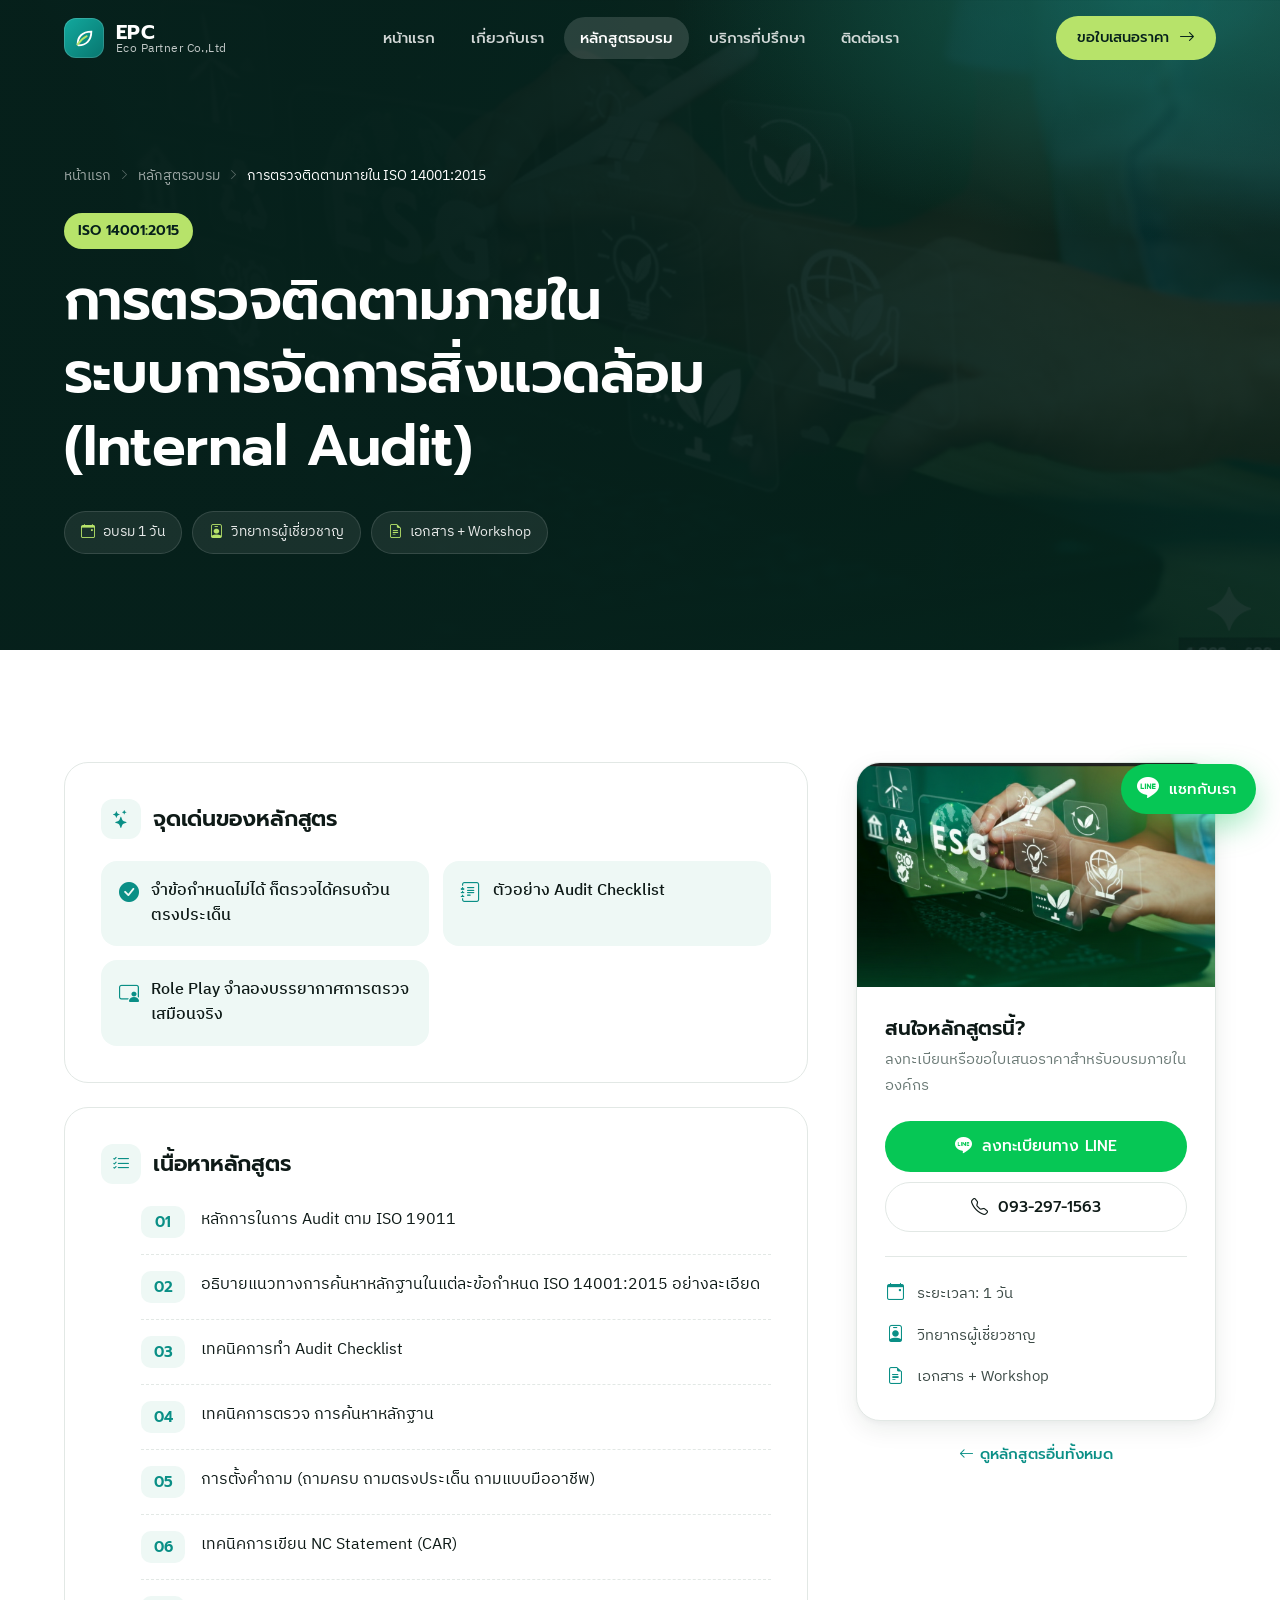
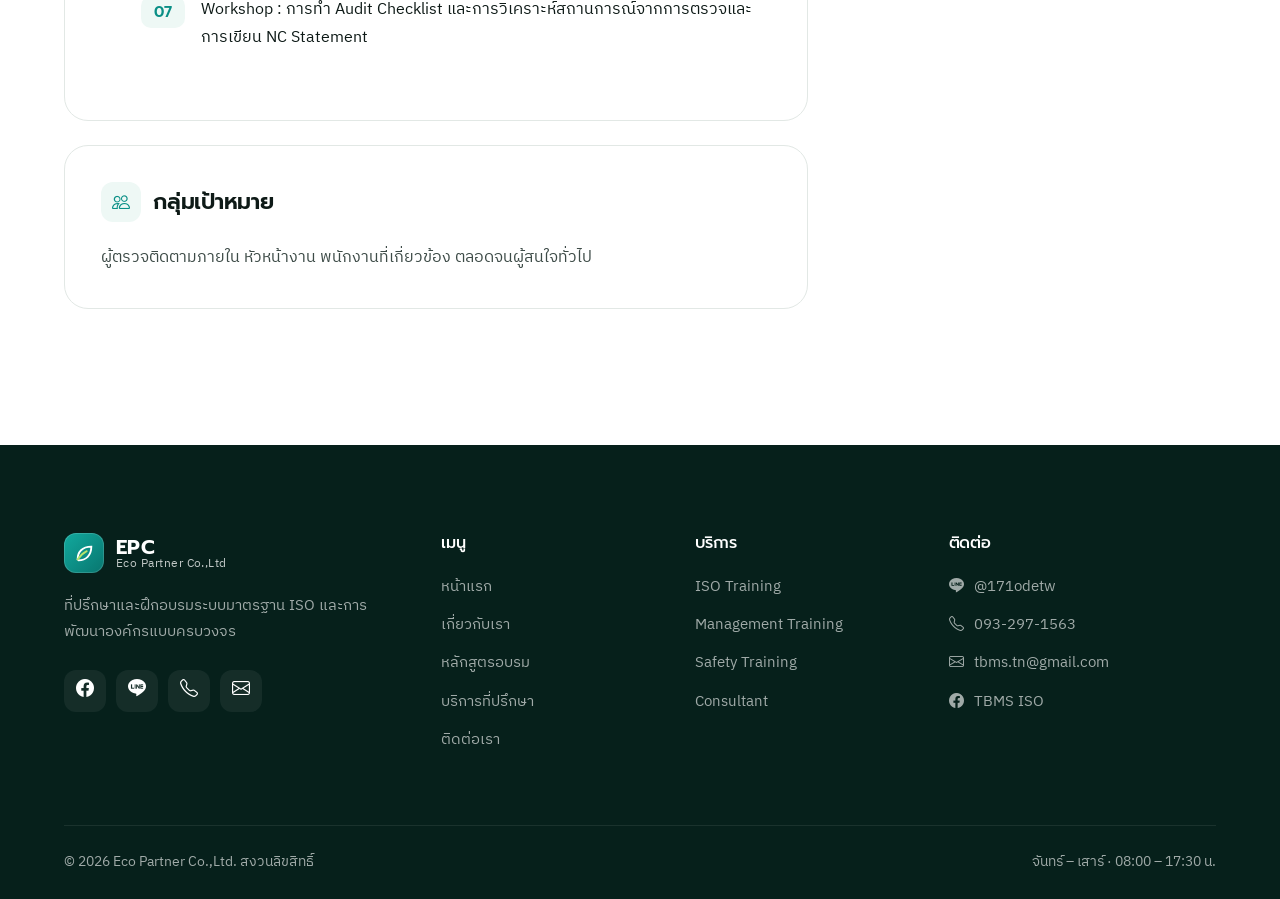
<file: courses/iso14001-internal-audit.html>
<!doctype html>
<html lang="th">
<head>
  <meta charset="utf-8">
  <meta name="viewport" content="width=device-width, initial-scale=1">
  <title>การตรวจติดตามภายใน ISO 14001:2015 (Internal Audit) | EPC</title>
  <meta name="description" content="หลักสูตรการตรวจติดตามภายในระบบการจัดการสิ่งแวดล้อม (Internal Audit) ISO 14001:2015 ตามหลัก ISO 19011 พร้อม Role Play โดย EPC">
  <meta name="theme-color" content="#06201b">
  <link rel="preconnect" href="https://fonts.googleapis.com">
  <link rel="preconnect" href="https://fonts.gstatic.com" crossorigin>
  <link href="https://fonts.googleapis.com/css2?family=IBM+Plex+Sans+Thai:wght@400;500;600&family=Prompt:wght@500;600;700&display=swap" rel="stylesheet">
  <link href="https://cdn.jsdelivr.net/npm/bootstrap-icons@1.11.3/font/bootstrap-icons.min.css" rel="stylesheet">
  <link href="../css/epc.css" rel="stylesheet">
</head>
<body>

  <!-- ===== Header ===== -->
  <header class="site-header">
    <div class="container">
      <a href="../index.html" class="brand" aria-label="EPC หน้าแรก">
        <span class="brand-mark"><svg viewBox="0 0 24 24" fill="none" aria-hidden="true"><path d="M5 19c0-8 5-14 15-14 0 10-6 15-14 15" stroke="#fff" stroke-width="2" stroke-linecap="round"/><path d="M5 19c3-4 6-7 10-9" stroke="#b7e36a" stroke-width="2" stroke-linecap="round"/></svg></span>
        <span class="brand-text"><strong>EPC</strong><span>Eco Partner Co.,Ltd</span></span>
      </a>
      <nav class="nav" id="siteNav" aria-label="เมนูหลัก">
        <a href="../index.html">หน้าแรก</a>
        <a href="../about.html">เกี่ยวกับเรา</a>
        <a href="../Services.html" class="active" aria-current="page">หลักสูตรอบรม</a>
        <a href="../Our-Services.html">บริการที่ปรึกษา</a>
        <a href="../contact.html">ติดต่อเรา</a>
        <div class="nav-cta"><a class="btn btn-line" href="https://line.me/ti/p/~171odetw" target="_blank" rel="noopener"><i class="bi bi-line"></i> แชทกับเราทาง LINE</a></div>
      </nav>
      <div class="header-cta">
        <a class="btn btn-lime" href="../contact.html">ขอใบเสนอราคา <i class="bi bi-arrow-right"></i></a>
        <button class="menu-toggle" aria-label="เปิดเมนู" aria-controls="siteNav" aria-expanded="false"><i class="bi bi-list"></i></button>
      </div>
    </div>
  </header>

  <main>

    <section class="page-hero detail-hero">
      <div class="bg" style="background-image:url('../images/courses/iso/ISO14001-2.png')"></div>
      <div class="container">
        <nav class="crumbs" aria-label="breadcrumb"><a href="../index.html">หน้าแรก</a><i class="bi bi-chevron-right"></i><a href="../Services.html">หลักสูตรอบรม</a><i class="bi bi-chevron-right"></i><span aria-current="page">การตรวจติดตามภายใน ISO 14001:2015</span></nav>
        <span class="detail-code">ISO 14001:2015</span>
        <h1>การตรวจติดตามภายใน<br>ระบบการจัดการสิ่งแวดล้อม (Internal Audit)</h1>
        <div class="meta">
          <span><i class="bi bi-calendar-event"></i> อบรม 1 วัน</span>
          <span><i class="bi bi-person-badge"></i> วิทยากรผู้เชี่ยวชาญ</span>
          <span><i class="bi bi-file-earmark-text"></i> เอกสาร + Workshop</span>
        </div>
      </div>
    </section>

    <section class="section">
      <div class="container detail-grid">
        <div>
          <div class="panel reveal">
            <h2><i class="bi bi-stars"></i> จุดเด่นของหลักสูตร</h2>
            <ul class="highlights">
              <li><i class="bi bi-check-circle-fill"></i> จำข้อกำหนดไม่ได้ ก็ตรวจได้ครบถ้วนตรงประเด็น</li>
              <li><i class="bi bi-journal-text"></i> ตัวอย่าง Audit Checklist</li>
              <li><i class="bi bi-person-video3"></i> Role Play จำลองบรรยากาศการตรวจเสมือนจริง</li>
            </ul>
          </div>
          <div class="panel reveal">
            <h2><i class="bi bi-list-check"></i> เนื้อหาหลักสูตร</h2>
            <ol class="outline">
              <li><div>หลักการในการ Audit ตาม ISO 19011</div></li>
              <li><div>อธิบายแนวทางการค้นหาหลักฐานในแต่ละข้อกำหนด ISO 14001:2015 อย่างละเอียด</div></li>
              <li><div>เทคนิคการทำ Audit Checklist</div></li>
              <li><div>เทคนิคการตรวจ การค้นหาหลักฐาน</div></li>
              <li><div>การตั้งคำถาม (ถามครบ ถามตรงประเด็น ถามแบบมืออาชีพ)</div></li>
              <li><div>เทคนิคการเขียน NC Statement (CAR)</div></li>
              <li><div>Workshop : การทำ Audit Checklist และการวิเคราะห์สถานการณ์จากการตรวจและการเขียน NC Statement</div></li>
            </ol>
          </div>
          <div class="panel reveal">
            <h2><i class="bi bi-people"></i> กลุ่มเป้าหมาย</h2>
            <p>ผู้ตรวจติดตามภายใน หัวหน้างาน พนักงานที่เกี่ยวข้อง ตลอดจนผู้สนใจทั่วไป</p>
          </div>
        </div>
        <aside class="aside reveal d1">
          <div class="enroll">
            <div class="thumb"><img src="../images/courses/iso/ISO14001-2.png" alt=""></div>
            <div class="inner">
              <h3>สนใจหลักสูตรนี้?</h3>
              <p class="sub">ลงทะเบียนหรือขอใบเสนอราคาสำหรับอบรมภายในองค์กร</p>
              <a class="btn btn-line btn-block" href="https://line.me/ti/p/~171odetw" target="_blank" rel="noopener"><i class="bi bi-line"></i> ลงทะเบียนทาง LINE</a>
              <a class="btn btn-outline btn-block" href="tel:0932971563"><i class="bi bi-telephone"></i> 093-297-1563</a>
              <ul class="facts">
                <li><i class="bi bi-calendar-event"></i> ระยะเวลา: 1 วัน</li>
                <li><i class="bi bi-person-badge"></i> วิทยากรผู้เชี่ยวชาญ</li>
                <li><i class="bi bi-file-earmark-text"></i> เอกสาร + Workshop</li>
              </ul>
            </div>
          </div>
          <p style="margin-top:20px;text-align:center"><a class="link-arrow" href="../Services.html"><i class="bi bi-arrow-left"></i> ดูหลักสูตรอื่นทั้งหมด</a></p>
        </aside>
      </div>
    </section>

  </main>

  <!-- ===== Footer ===== -->
  <footer class="site-footer">
    <div class="container">
      <div class="footer-grid">
        <div>
          <a href="../index.html" class="brand">
            <span class="brand-mark"><svg viewBox="0 0 24 24" fill="none" aria-hidden="true"><path d="M5 19c0-8 5-14 15-14 0 10-6 15-14 15" stroke="#fff" stroke-width="2" stroke-linecap="round"/><path d="M5 19c3-4 6-7 10-9" stroke="#b7e36a" stroke-width="2" stroke-linecap="round"/></svg></span>
            <span class="brand-text"><strong>EPC</strong><span>Eco Partner Co.,Ltd</span></span>
          </a>
          <p>ที่ปรึกษาและฝึกอบรมระบบมาตรฐาน ISO และการพัฒนาองค์กรแบบครบวงจร</p>
          <div class="socials">
            <a href="https://www.facebook.com/profile.php?id=61551453689014" target="_blank" rel="noopener" aria-label="Facebook"><i class="bi bi-facebook"></i></a>
            <a href="https://line.me/ti/p/~171odetw" target="_blank" rel="noopener" aria-label="LINE"><i class="bi bi-line"></i></a>
            <a href="tel:0932971563" aria-label="โทรศัพท์"><i class="bi bi-telephone"></i></a>
            <a href="mailto:tbms.tn@gmail.com" aria-label="อีเมล"><i class="bi bi-envelope"></i></a>
          </div>
        </div>
        <div>
          <h4>เมนู</h4>
          <ul class="footer-links">
            <li><a href="../index.html">หน้าแรก</a></li>
            <li><a href="../about.html">เกี่ยวกับเรา</a></li>
            <li><a href="../Services.html">หลักสูตรอบรม</a></li>
            <li><a href="../Our-Services.html">บริการที่ปรึกษา</a></li>
            <li><a href="../contact.html">ติดต่อเรา</a></li>
          </ul>
        </div>
        <div>
          <h4>บริการ</h4>
          <ul class="footer-links">
            <li><a href="../Services.html#iso">ISO Training</a></li>
            <li><a href="../Services.html#management">Management Training</a></li>
            <li><a href="../Services.html#safety">Safety Training</a></li>
            <li><a href="../Our-Services.html">Consultant</a></li>
          </ul>
        </div>
        <div>
          <h4>ติดต่อ</h4>
          <ul class="footer-links">
            <li><a href="https://line.me/ti/p/~171odetw" target="_blank" rel="noopener"><i class="bi bi-line"></i> @171odetw</a></li>
            <li><a href="tel:0932971563"><i class="bi bi-telephone"></i> 093-297-1563</a></li>
            <li><a href="mailto:tbms.tn@gmail.com"><i class="bi bi-envelope"></i> tbms.tn@gmail.com</a></li>
            <li><a href="https://www.facebook.com/profile.php?id=61551453689014" target="_blank" rel="noopener"><i class="bi bi-facebook"></i> TBMS ISO</a></li>
          </ul>
        </div>
      </div>
      <div class="footer-bottom">
        <span>© <span data-year>2026</span> Eco Partner Co.,Ltd. สงวนลิขสิทธิ์</span>
        <span>จันทร์ – เสาร์ · 08:00 – 17:30 น.</span>
      </div>
    </div>
  </footer>

  <a class="line-fab" href="https://line.me/ti/p/~171odetw" target="_blank" rel="noopener" aria-label="แชททาง LINE"><i class="bi bi-line"></i><span>แชทกับเรา</span></a>
  <button class="to-top" aria-label="กลับขึ้นด้านบน"><i class="bi bi-arrow-up"></i></button>

  <script src="../js/epc.js"></script>
</body>
</html>
</file>
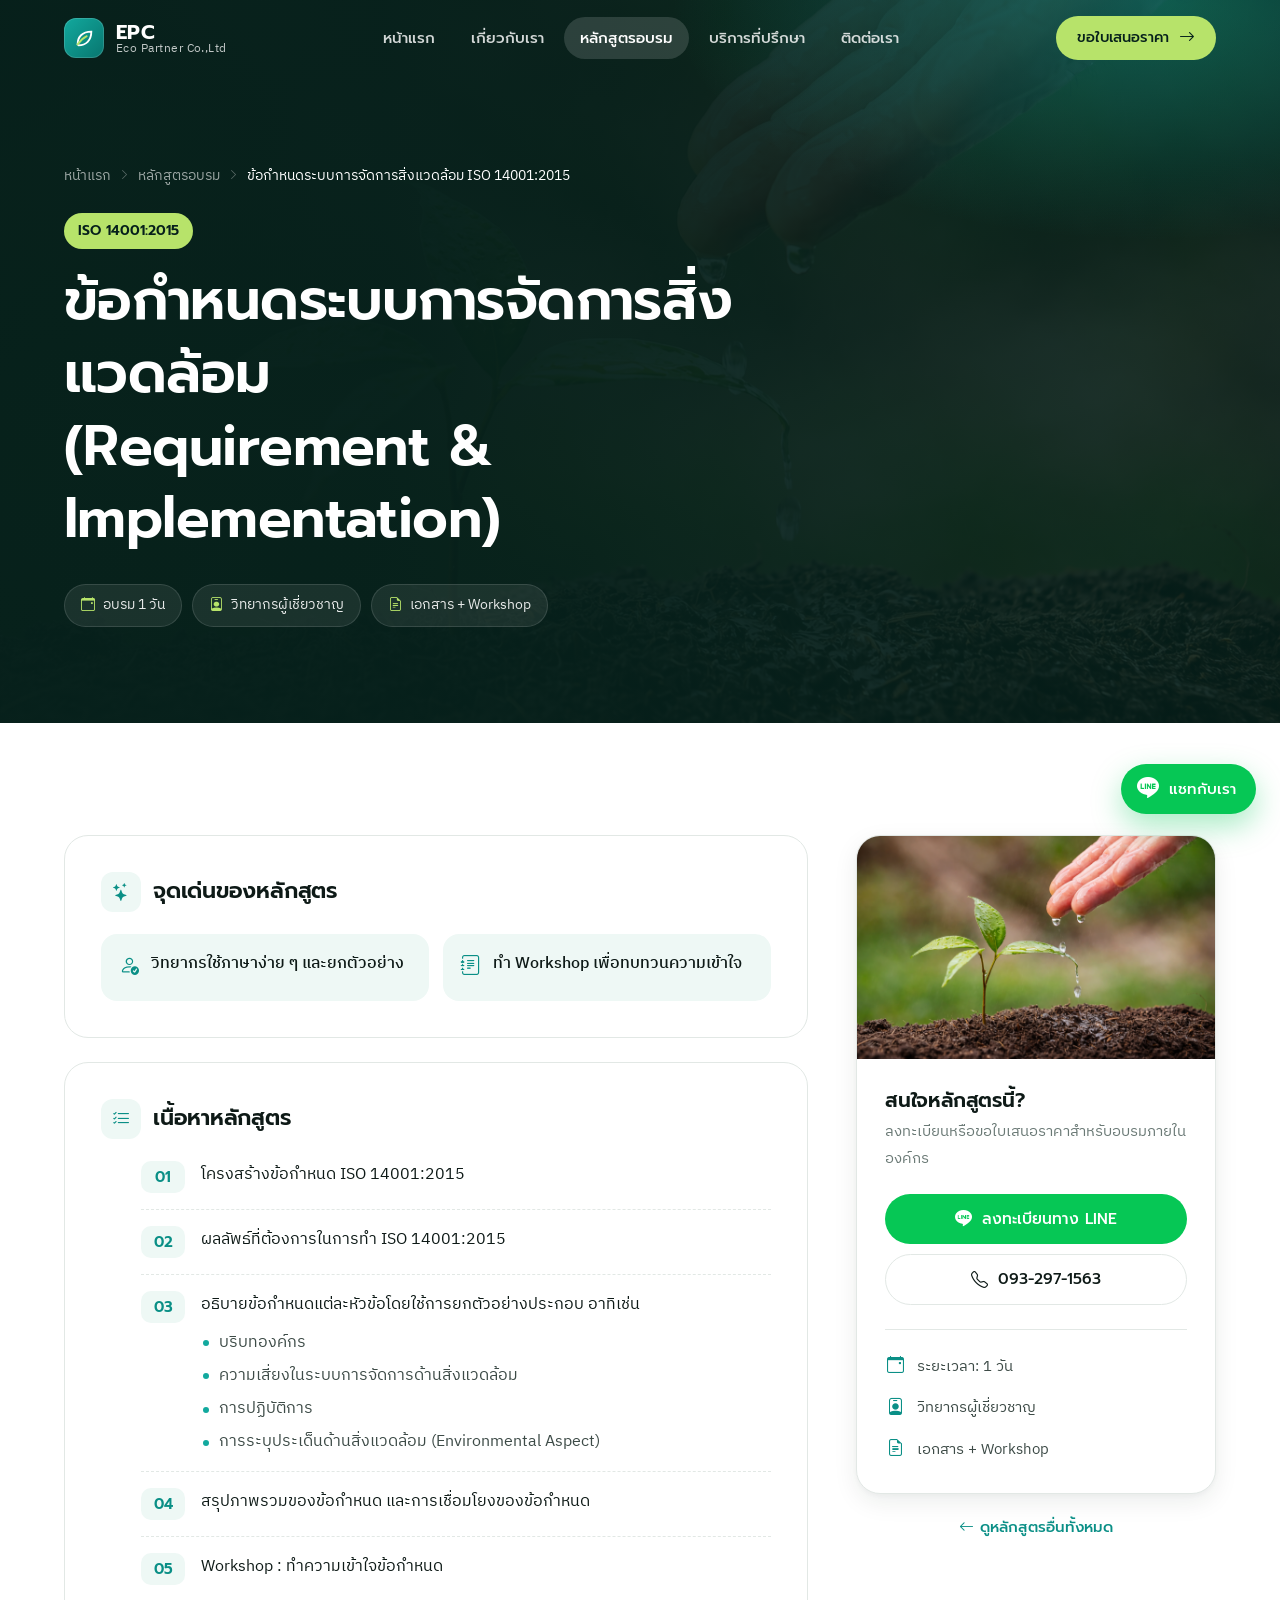
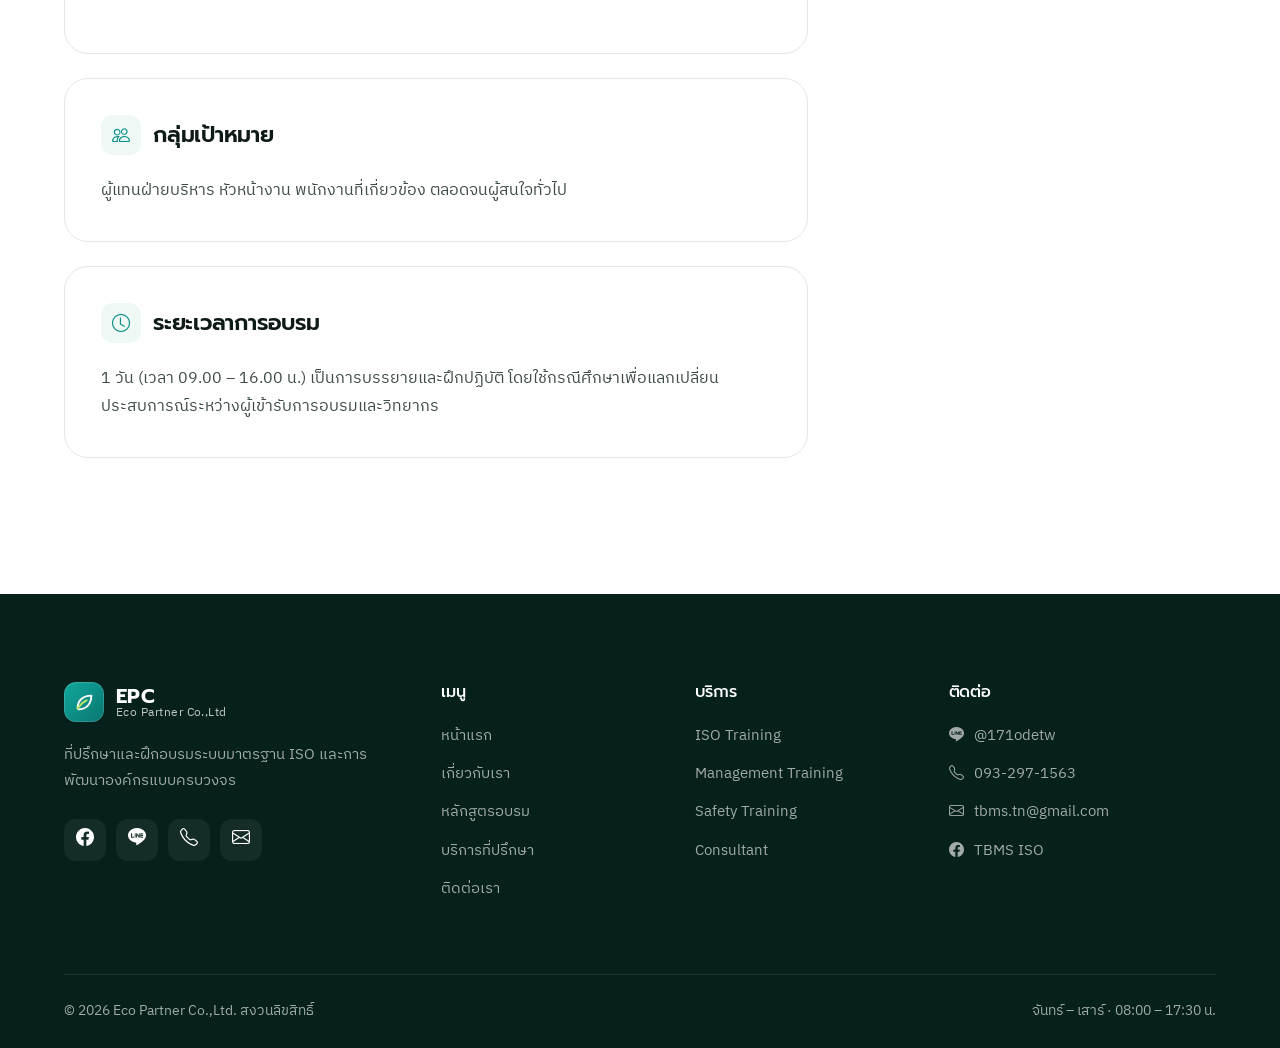
<file: courses/iso14001.html>
<!doctype html>
<html lang="th">
<head>
  <meta charset="utf-8">
  <meta name="viewport" content="width=device-width, initial-scale=1">
  <title>ข้อกำหนดระบบการจัดการสิ่งแวดล้อม ISO 14001:2015 | EPC</title>
  <meta name="description" content="หลักสูตรข้อกำหนดระบบการจัดการสิ่งแวดล้อม (Requirement & Implementation) ISO 14001:2015 อบรม 1 วัน พร้อม Workshop โดย EPC">
  <meta name="theme-color" content="#06201b">
  <link rel="preconnect" href="https://fonts.googleapis.com">
  <link rel="preconnect" href="https://fonts.gstatic.com" crossorigin>
  <link href="https://fonts.googleapis.com/css2?family=IBM+Plex+Sans+Thai:wght@400;500;600&family=Prompt:wght@500;600;700&display=swap" rel="stylesheet">
  <link href="https://cdn.jsdelivr.net/npm/bootstrap-icons@1.11.3/font/bootstrap-icons.min.css" rel="stylesheet">
  <link href="../css/epc.css" rel="stylesheet">
</head>
<body>

  <!-- ===== Header ===== -->
  <header class="site-header">
    <div class="container">
      <a href="../index.html" class="brand" aria-label="EPC หน้าแรก">
        <span class="brand-mark"><svg viewBox="0 0 24 24" fill="none" aria-hidden="true"><path d="M5 19c0-8 5-14 15-14 0 10-6 15-14 15" stroke="#fff" stroke-width="2" stroke-linecap="round"/><path d="M5 19c3-4 6-7 10-9" stroke="#b7e36a" stroke-width="2" stroke-linecap="round"/></svg></span>
        <span class="brand-text"><strong>EPC</strong><span>Eco Partner Co.,Ltd</span></span>
      </a>
      <nav class="nav" id="siteNav" aria-label="เมนูหลัก">
        <a href="../index.html">หน้าแรก</a>
        <a href="../about.html">เกี่ยวกับเรา</a>
        <a href="../Services.html" class="active" aria-current="page">หลักสูตรอบรม</a>
        <a href="../Our-Services.html">บริการที่ปรึกษา</a>
        <a href="../contact.html">ติดต่อเรา</a>
        <div class="nav-cta"><a class="btn btn-line" href="https://line.me/ti/p/~171odetw" target="_blank" rel="noopener"><i class="bi bi-line"></i> แชทกับเราทาง LINE</a></div>
      </nav>
      <div class="header-cta">
        <a class="btn btn-lime" href="../contact.html">ขอใบเสนอราคา <i class="bi bi-arrow-right"></i></a>
        <button class="menu-toggle" aria-label="เปิดเมนู" aria-controls="siteNav" aria-expanded="false"><i class="bi bi-list"></i></button>
      </div>
    </div>
  </header>

  <main>

    <section class="page-hero detail-hero">
      <div class="bg" style="background-image:url('../images/courses/iso/ISO14001.png')"></div>
      <div class="container">
        <nav class="crumbs" aria-label="breadcrumb"><a href="../index.html">หน้าแรก</a><i class="bi bi-chevron-right"></i><a href="../Services.html">หลักสูตรอบรม</a><i class="bi bi-chevron-right"></i><span aria-current="page">ข้อกำหนดระบบการจัดการสิ่งแวดล้อม ISO 14001:2015</span></nav>
        <span class="detail-code">ISO 14001:2015</span>
        <h1>ข้อกำหนดระบบการจัดการสิ่งแวดล้อม<br>(Requirement &amp; Implementation)</h1>
        <div class="meta">
          <span><i class="bi bi-calendar-event"></i> อบรม 1 วัน</span>
          <span><i class="bi bi-person-badge"></i> วิทยากรผู้เชี่ยวชาญ</span>
          <span><i class="bi bi-file-earmark-text"></i> เอกสาร + Workshop</span>
        </div>
      </div>
    </section>

    <section class="section">
      <div class="container detail-grid">
        <div>
          <div class="panel reveal">
            <h2><i class="bi bi-stars"></i> จุดเด่นของหลักสูตร</h2>
            <ul class="highlights">
              <li><i class="bi bi-person-check"></i> วิทยากรใช้ภาษาง่าย ๆ และยกตัวอย่าง</li>
              <li><i class="bi bi-journal-text"></i> ทำ Workshop เพื่อทบทวนความเข้าใจ</li>
            </ul>
          </div>
          <div class="panel reveal">
            <h2><i class="bi bi-list-check"></i> เนื้อหาหลักสูตร</h2>
            <ol class="outline">
              <li><div>โครงสร้างข้อกำหนด ISO 14001:2015</div></li>
              <li><div>ผลลัพธ์ที่ต้องการในการทำ ISO 14001:2015</div></li>
              <li><div>อธิบายข้อกำหนดแต่ละหัวข้อโดยใช้การยกตัวอย่างประกอบ อาทิเช่น
                <ul><li>บริบทองค์กร</li><li>ความเสี่ยงในระบบการจัดการด้านสิ่งแวดล้อม</li><li>การปฏิบัติการ</li><li>การระบุประเด็นด้านสิ่งแวดล้อม (Environmental Aspect)</li></ul></div></li>
              <li><div>สรุปภาพรวมของข้อกำหนด และการเชื่อมโยงของข้อกำหนด</div></li>
              <li><div>Workshop : ทำความเข้าใจข้อกำหนด</div></li>
            </ol>
          </div>
          <div class="panel reveal">
            <h2><i class="bi bi-people"></i> กลุ่มเป้าหมาย</h2>
            <p>ผู้แทนฝ่ายบริหาร หัวหน้างาน พนักงานที่เกี่ยวข้อง ตลอดจนผู้สนใจทั่วไป</p>
          </div>
          <div class="panel reveal">
            <h2><i class="bi bi-clock"></i> ระยะเวลาการอบรม</h2>
            <p>1 วัน (เวลา 09.00 – 16.00 น.) เป็นการบรรยายและฝึกปฏิบัติ โดยใช้กรณีศึกษาเพื่อแลกเปลี่ยนประสบการณ์ระหว่างผู้เข้ารับการอบรมและวิทยากร</p>
          </div>
        </div>
        <aside class="aside reveal d1">
          <div class="enroll">
            <div class="thumb"><img src="../images/courses/iso/ISO14001.png" alt=""></div>
            <div class="inner">
              <h3>สนใจหลักสูตรนี้?</h3>
              <p class="sub">ลงทะเบียนหรือขอใบเสนอราคาสำหรับอบรมภายในองค์กร</p>
              <a class="btn btn-line btn-block" href="https://line.me/ti/p/~171odetw" target="_blank" rel="noopener"><i class="bi bi-line"></i> ลงทะเบียนทาง LINE</a>
              <a class="btn btn-outline btn-block" href="tel:0932971563"><i class="bi bi-telephone"></i> 093-297-1563</a>
              <ul class="facts">
                <li><i class="bi bi-calendar-event"></i> ระยะเวลา: 1 วัน</li>
                <li><i class="bi bi-person-badge"></i> วิทยากรผู้เชี่ยวชาญ</li>
                <li><i class="bi bi-file-earmark-text"></i> เอกสาร + Workshop</li>
              </ul>
            </div>
          </div>
          <p style="margin-top:20px;text-align:center"><a class="link-arrow" href="../Services.html"><i class="bi bi-arrow-left"></i> ดูหลักสูตรอื่นทั้งหมด</a></p>
        </aside>
      </div>
    </section>

  </main>

  <!-- ===== Footer ===== -->
  <footer class="site-footer">
    <div class="container">
      <div class="footer-grid">
        <div>
          <a href="../index.html" class="brand">
            <span class="brand-mark"><svg viewBox="0 0 24 24" fill="none" aria-hidden="true"><path d="M5 19c0-8 5-14 15-14 0 10-6 15-14 15" stroke="#fff" stroke-width="2" stroke-linecap="round"/><path d="M5 19c3-4 6-7 10-9" stroke="#b7e36a" stroke-width="2" stroke-linecap="round"/></svg></span>
            <span class="brand-text"><strong>EPC</strong><span>Eco Partner Co.,Ltd</span></span>
          </a>
          <p>ที่ปรึกษาและฝึกอบรมระบบมาตรฐาน ISO และการพัฒนาองค์กรแบบครบวงจร</p>
          <div class="socials">
            <a href="https://www.facebook.com/profile.php?id=61551453689014" target="_blank" rel="noopener" aria-label="Facebook"><i class="bi bi-facebook"></i></a>
            <a href="https://line.me/ti/p/~171odetw" target="_blank" rel="noopener" aria-label="LINE"><i class="bi bi-line"></i></a>
            <a href="tel:0932971563" aria-label="โทรศัพท์"><i class="bi bi-telephone"></i></a>
            <a href="mailto:tbms.tn@gmail.com" aria-label="อีเมล"><i class="bi bi-envelope"></i></a>
          </div>
        </div>
        <div>
          <h4>เมนู</h4>
          <ul class="footer-links">
            <li><a href="../index.html">หน้าแรก</a></li>
            <li><a href="../about.html">เกี่ยวกับเรา</a></li>
            <li><a href="../Services.html">หลักสูตรอบรม</a></li>
            <li><a href="../Our-Services.html">บริการที่ปรึกษา</a></li>
            <li><a href="../contact.html">ติดต่อเรา</a></li>
          </ul>
        </div>
        <div>
          <h4>บริการ</h4>
          <ul class="footer-links">
            <li><a href="../Services.html#iso">ISO Training</a></li>
            <li><a href="../Services.html#management">Management Training</a></li>
            <li><a href="../Services.html#safety">Safety Training</a></li>
            <li><a href="../Our-Services.html">Consultant</a></li>
          </ul>
        </div>
        <div>
          <h4>ติดต่อ</h4>
          <ul class="footer-links">
            <li><a href="https://line.me/ti/p/~171odetw" target="_blank" rel="noopener"><i class="bi bi-line"></i> @171odetw</a></li>
            <li><a href="tel:0932971563"><i class="bi bi-telephone"></i> 093-297-1563</a></li>
            <li><a href="mailto:tbms.tn@gmail.com"><i class="bi bi-envelope"></i> tbms.tn@gmail.com</a></li>
            <li><a href="https://www.facebook.com/profile.php?id=61551453689014" target="_blank" rel="noopener"><i class="bi bi-facebook"></i> TBMS ISO</a></li>
          </ul>
        </div>
      </div>
      <div class="footer-bottom">
        <span>© <span data-year>2026</span> Eco Partner Co.,Ltd. สงวนลิขสิทธิ์</span>
        <span>จันทร์ – เสาร์ · 08:00 – 17:30 น.</span>
      </div>
    </div>
  </footer>

  <a class="line-fab" href="https://line.me/ti/p/~171odetw" target="_blank" rel="noopener" aria-label="แชททาง LINE"><i class="bi bi-line"></i><span>แชทกับเรา</span></a>
  <button class="to-top" aria-label="กลับขึ้นด้านบน"><i class="bi bi-arrow-up"></i></button>

  <script src="../js/epc.js"></script>
</body>
</html>
</file>
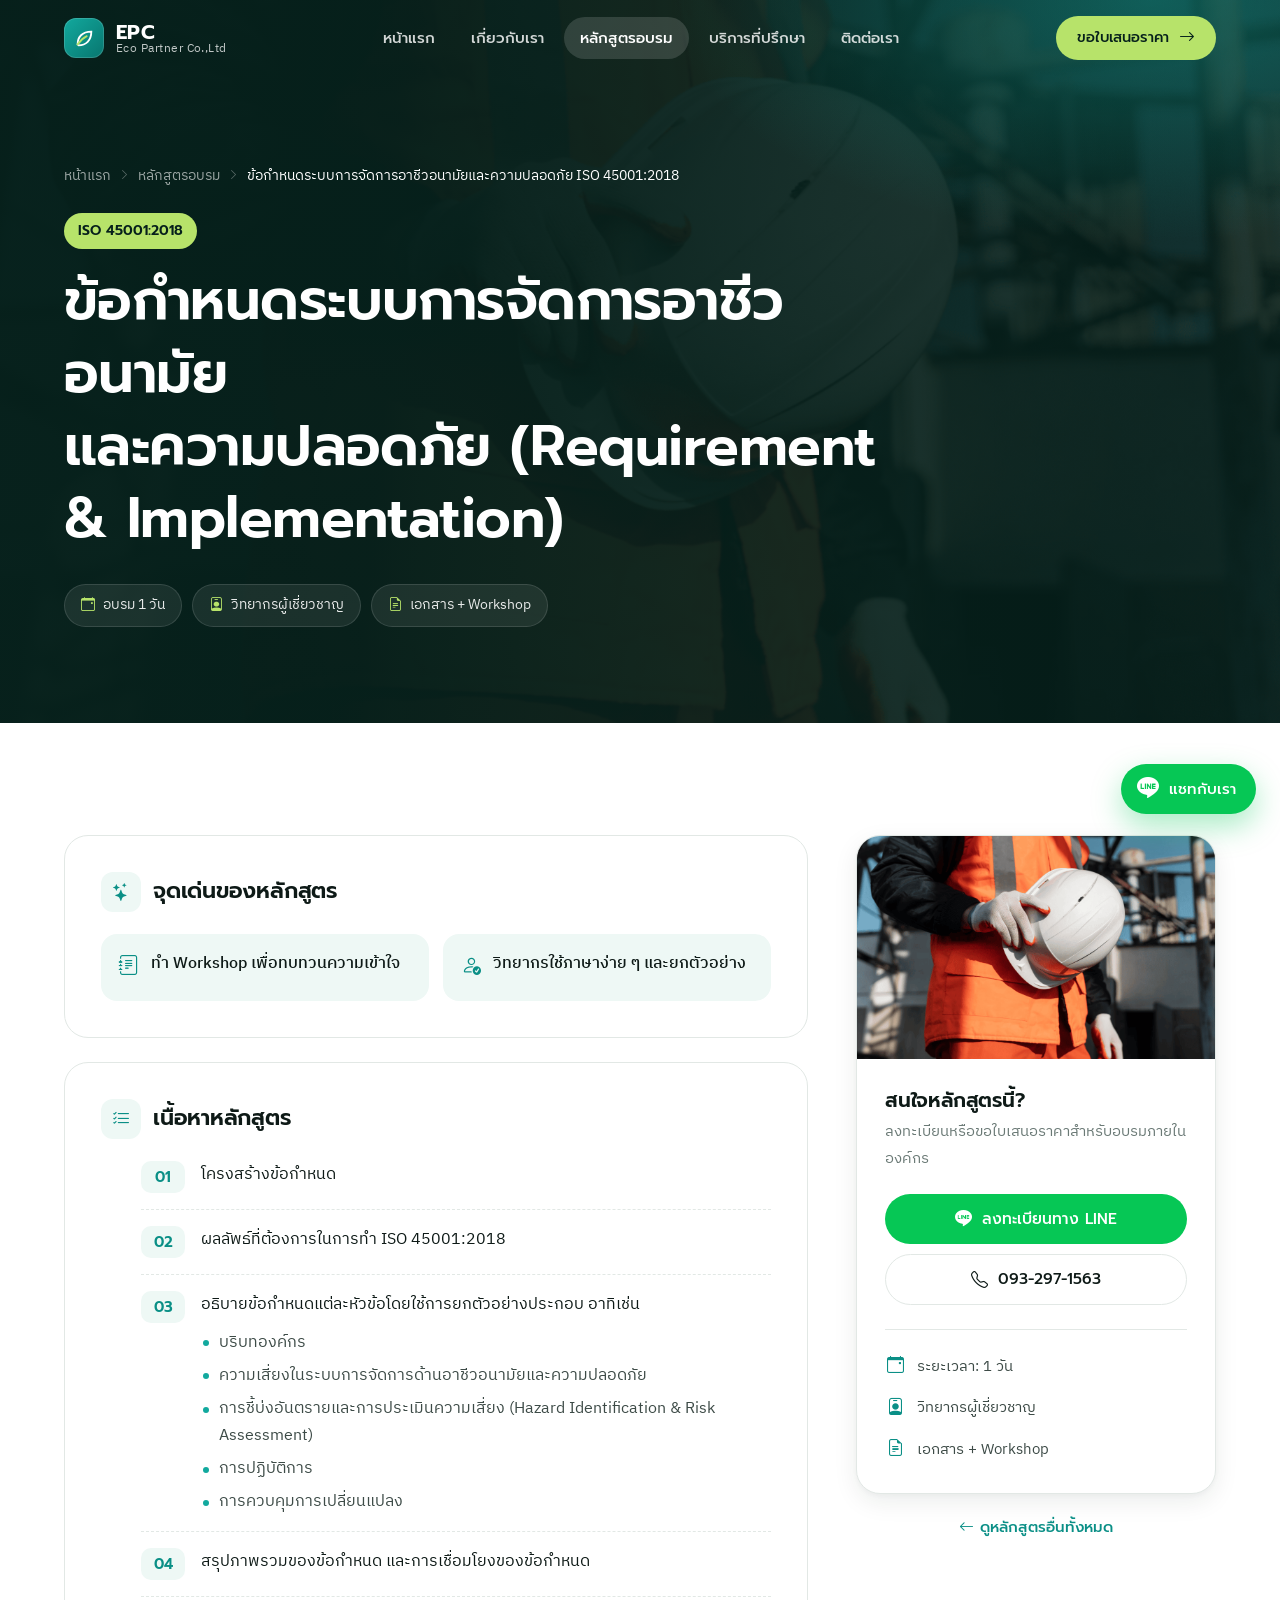
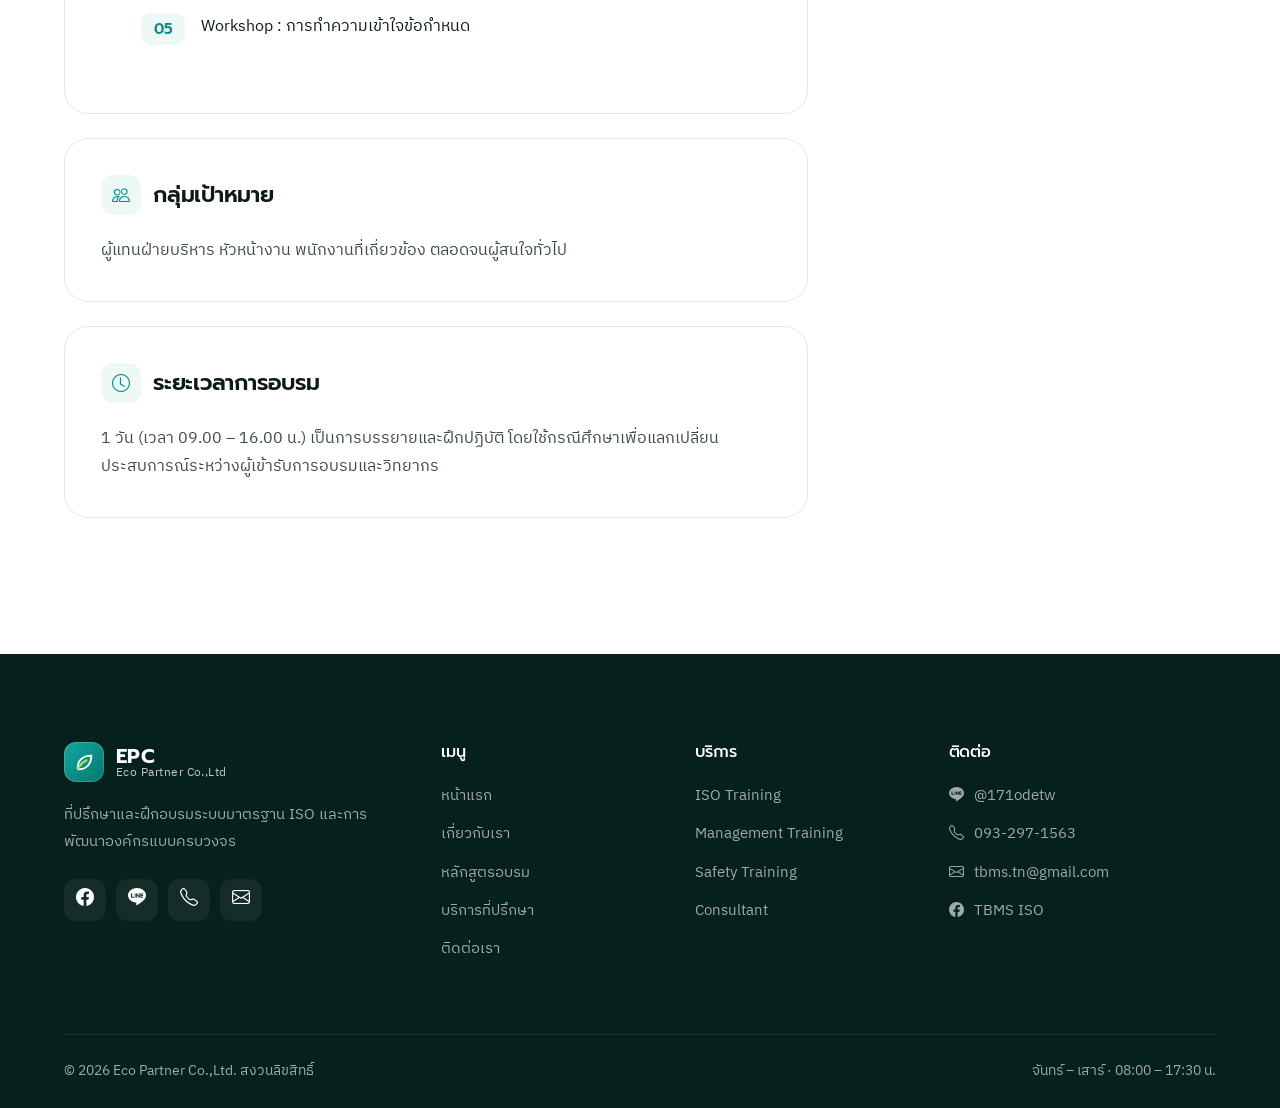
<file: courses/iso45001.html>
<!doctype html>
<html lang="th">
<head>
  <meta charset="utf-8">
  <meta name="viewport" content="width=device-width, initial-scale=1">
  <title>ข้อกำหนดระบบการจัดการอาชีวอนามัยและความปลอดภัย ISO 45001:2018 | EPC</title>
  <meta name="description" content="หลักสูตรข้อกำหนดระบบการจัดการอาชีวอนามัยและความปลอดภัย (Requirement & Implementation) ISO 45001:2018 อบรม 1 วัน โดย EPC">
  <meta name="theme-color" content="#06201b">
  <link rel="preconnect" href="https://fonts.googleapis.com">
  <link rel="preconnect" href="https://fonts.gstatic.com" crossorigin>
  <link href="https://fonts.googleapis.com/css2?family=IBM+Plex+Sans+Thai:wght@400;500;600&family=Prompt:wght@500;600;700&display=swap" rel="stylesheet">
  <link href="https://cdn.jsdelivr.net/npm/bootstrap-icons@1.11.3/font/bootstrap-icons.min.css" rel="stylesheet">
  <link href="../css/epc.css" rel="stylesheet">
</head>
<body>

  <!-- ===== Header ===== -->
  <header class="site-header">
    <div class="container">
      <a href="../index.html" class="brand" aria-label="EPC หน้าแรก">
        <span class="brand-mark"><svg viewBox="0 0 24 24" fill="none" aria-hidden="true"><path d="M5 19c0-8 5-14 15-14 0 10-6 15-14 15" stroke="#fff" stroke-width="2" stroke-linecap="round"/><path d="M5 19c3-4 6-7 10-9" stroke="#b7e36a" stroke-width="2" stroke-linecap="round"/></svg></span>
        <span class="brand-text"><strong>EPC</strong><span>Eco Partner Co.,Ltd</span></span>
      </a>
      <nav class="nav" id="siteNav" aria-label="เมนูหลัก">
        <a href="../index.html">หน้าแรก</a>
        <a href="../about.html">เกี่ยวกับเรา</a>
        <a href="../Services.html" class="active" aria-current="page">หลักสูตรอบรม</a>
        <a href="../Our-Services.html">บริการที่ปรึกษา</a>
        <a href="../contact.html">ติดต่อเรา</a>
        <div class="nav-cta"><a class="btn btn-line" href="https://line.me/ti/p/~171odetw" target="_blank" rel="noopener"><i class="bi bi-line"></i> แชทกับเราทาง LINE</a></div>
      </nav>
      <div class="header-cta">
        <a class="btn btn-lime" href="../contact.html">ขอใบเสนอราคา <i class="bi bi-arrow-right"></i></a>
        <button class="menu-toggle" aria-label="เปิดเมนู" aria-controls="siteNav" aria-expanded="false"><i class="bi bi-list"></i></button>
      </div>
    </div>
  </header>

  <main>

    <section class="page-hero detail-hero">
      <div class="bg" style="background-image:url('../images/courses/iso/ISO45001.png')"></div>
      <div class="container">
        <nav class="crumbs" aria-label="breadcrumb"><a href="../index.html">หน้าแรก</a><i class="bi bi-chevron-right"></i><a href="../Services.html">หลักสูตรอบรม</a><i class="bi bi-chevron-right"></i><span aria-current="page">ข้อกำหนดระบบการจัดการอาชีวอนามัยและความปลอดภัย ISO 45001:2018</span></nav>
        <span class="detail-code">ISO 45001:2018</span>
        <h1>ข้อกำหนดระบบการจัดการอาชีวอนามัย<br>และความปลอดภัย (Requirement &amp; Implementation)</h1>
        <div class="meta">
          <span><i class="bi bi-calendar-event"></i> อบรม 1 วัน</span>
          <span><i class="bi bi-person-badge"></i> วิทยากรผู้เชี่ยวชาญ</span>
          <span><i class="bi bi-file-earmark-text"></i> เอกสาร + Workshop</span>
        </div>
      </div>
    </section>

    <section class="section">
      <div class="container detail-grid">
        <div>
          <div class="panel reveal">
            <h2><i class="bi bi-stars"></i> จุดเด่นของหลักสูตร</h2>
            <ul class="highlights">
              <li><i class="bi bi-journal-text"></i> ทำ Workshop เพื่อทบทวนความเข้าใจ</li>
              <li><i class="bi bi-person-check"></i> วิทยากรใช้ภาษาง่าย ๆ และยกตัวอย่าง</li>
            </ul>
          </div>
          <div class="panel reveal">
            <h2><i class="bi bi-list-check"></i> เนื้อหาหลักสูตร</h2>
            <ol class="outline">
              <li><div>โครงสร้างข้อกำหนด</div></li>
              <li><div>ผลลัพธ์ที่ต้องการในการทำ ISO 45001:2018</div></li>
              <li><div>อธิบายข้อกำหนดแต่ละหัวข้อโดยใช้การยกตัวอย่างประกอบ อาทิเช่น
                <ul><li>บริบทองค์กร</li><li>ความเสี่ยงในระบบการจัดการด้านอาชีวอนามัยและความปลอดภัย</li><li>การชี้บ่งอันตรายและการประเมินความเสี่ยง (Hazard Identification &amp; Risk Assessment)</li><li>การปฏิบัติการ</li><li>การควบคุมการเปลี่ยนแปลง</li></ul></div></li>
              <li><div>สรุปภาพรวมของข้อกำหนด และการเชื่อมโยงของข้อกำหนด</div></li>
              <li><div>Workshop : การทำความเข้าใจข้อกำหนด</div></li>
            </ol>
          </div>
          <div class="panel reveal">
            <h2><i class="bi bi-people"></i> กลุ่มเป้าหมาย</h2>
            <p>ผู้แทนฝ่ายบริหาร หัวหน้างาน พนักงานที่เกี่ยวข้อง ตลอดจนผู้สนใจทั่วไป</p>
          </div>
          <div class="panel reveal">
            <h2><i class="bi bi-clock"></i> ระยะเวลาการอบรม</h2>
            <p>1 วัน (เวลา 09.00 – 16.00 น.) เป็นการบรรยายและฝึกปฏิบัติ โดยใช้กรณีศึกษาเพื่อแลกเปลี่ยนประสบการณ์ระหว่างผู้เข้ารับการอบรมและวิทยากร</p>
          </div>
        </div>
        <aside class="aside reveal d1">
          <div class="enroll">
            <div class="thumb"><img src="../images/courses/iso/ISO45001.png" alt=""></div>
            <div class="inner">
              <h3>สนใจหลักสูตรนี้?</h3>
              <p class="sub">ลงทะเบียนหรือขอใบเสนอราคาสำหรับอบรมภายในองค์กร</p>
              <a class="btn btn-line btn-block" href="https://line.me/ti/p/~171odetw" target="_blank" rel="noopener"><i class="bi bi-line"></i> ลงทะเบียนทาง LINE</a>
              <a class="btn btn-outline btn-block" href="tel:0932971563"><i class="bi bi-telephone"></i> 093-297-1563</a>
              <ul class="facts">
                <li><i class="bi bi-calendar-event"></i> ระยะเวลา: 1 วัน</li>
                <li><i class="bi bi-person-badge"></i> วิทยากรผู้เชี่ยวชาญ</li>
                <li><i class="bi bi-file-earmark-text"></i> เอกสาร + Workshop</li>
              </ul>
            </div>
          </div>
          <p style="margin-top:20px;text-align:center"><a class="link-arrow" href="../Services.html"><i class="bi bi-arrow-left"></i> ดูหลักสูตรอื่นทั้งหมด</a></p>
        </aside>
      </div>
    </section>

  </main>

  <!-- ===== Footer ===== -->
  <footer class="site-footer">
    <div class="container">
      <div class="footer-grid">
        <div>
          <a href="../index.html" class="brand">
            <span class="brand-mark"><svg viewBox="0 0 24 24" fill="none" aria-hidden="true"><path d="M5 19c0-8 5-14 15-14 0 10-6 15-14 15" stroke="#fff" stroke-width="2" stroke-linecap="round"/><path d="M5 19c3-4 6-7 10-9" stroke="#b7e36a" stroke-width="2" stroke-linecap="round"/></svg></span>
            <span class="brand-text"><strong>EPC</strong><span>Eco Partner Co.,Ltd</span></span>
          </a>
          <p>ที่ปรึกษาและฝึกอบรมระบบมาตรฐาน ISO และการพัฒนาองค์กรแบบครบวงจร</p>
          <div class="socials">
            <a href="https://www.facebook.com/profile.php?id=61551453689014" target="_blank" rel="noopener" aria-label="Facebook"><i class="bi bi-facebook"></i></a>
            <a href="https://line.me/ti/p/~171odetw" target="_blank" rel="noopener" aria-label="LINE"><i class="bi bi-line"></i></a>
            <a href="tel:0932971563" aria-label="โทรศัพท์"><i class="bi bi-telephone"></i></a>
            <a href="mailto:tbms.tn@gmail.com" aria-label="อีเมล"><i class="bi bi-envelope"></i></a>
          </div>
        </div>
        <div>
          <h4>เมนู</h4>
          <ul class="footer-links">
            <li><a href="../index.html">หน้าแรก</a></li>
            <li><a href="../about.html">เกี่ยวกับเรา</a></li>
            <li><a href="../Services.html">หลักสูตรอบรม</a></li>
            <li><a href="../Our-Services.html">บริการที่ปรึกษา</a></li>
            <li><a href="../contact.html">ติดต่อเรา</a></li>
          </ul>
        </div>
        <div>
          <h4>บริการ</h4>
          <ul class="footer-links">
            <li><a href="../Services.html#iso">ISO Training</a></li>
            <li><a href="../Services.html#management">Management Training</a></li>
            <li><a href="../Services.html#safety">Safety Training</a></li>
            <li><a href="../Our-Services.html">Consultant</a></li>
          </ul>
        </div>
        <div>
          <h4>ติดต่อ</h4>
          <ul class="footer-links">
            <li><a href="https://line.me/ti/p/~171odetw" target="_blank" rel="noopener"><i class="bi bi-line"></i> @171odetw</a></li>
            <li><a href="tel:0932971563"><i class="bi bi-telephone"></i> 093-297-1563</a></li>
            <li><a href="mailto:tbms.tn@gmail.com"><i class="bi bi-envelope"></i> tbms.tn@gmail.com</a></li>
            <li><a href="https://www.facebook.com/profile.php?id=61551453689014" target="_blank" rel="noopener"><i class="bi bi-facebook"></i> TBMS ISO</a></li>
          </ul>
        </div>
      </div>
      <div class="footer-bottom">
        <span>© <span data-year>2026</span> Eco Partner Co.,Ltd. สงวนลิขสิทธิ์</span>
        <span>จันทร์ – เสาร์ · 08:00 – 17:30 น.</span>
      </div>
    </div>
  </footer>

  <a class="line-fab" href="https://line.me/ti/p/~171odetw" target="_blank" rel="noopener" aria-label="แชททาง LINE"><i class="bi bi-line"></i><span>แชทกับเรา</span></a>
  <button class="to-top" aria-label="กลับขึ้นด้านบน"><i class="bi bi-arrow-up"></i></button>

  <script src="../js/epc.js"></script>
</body>
</html>
</file>
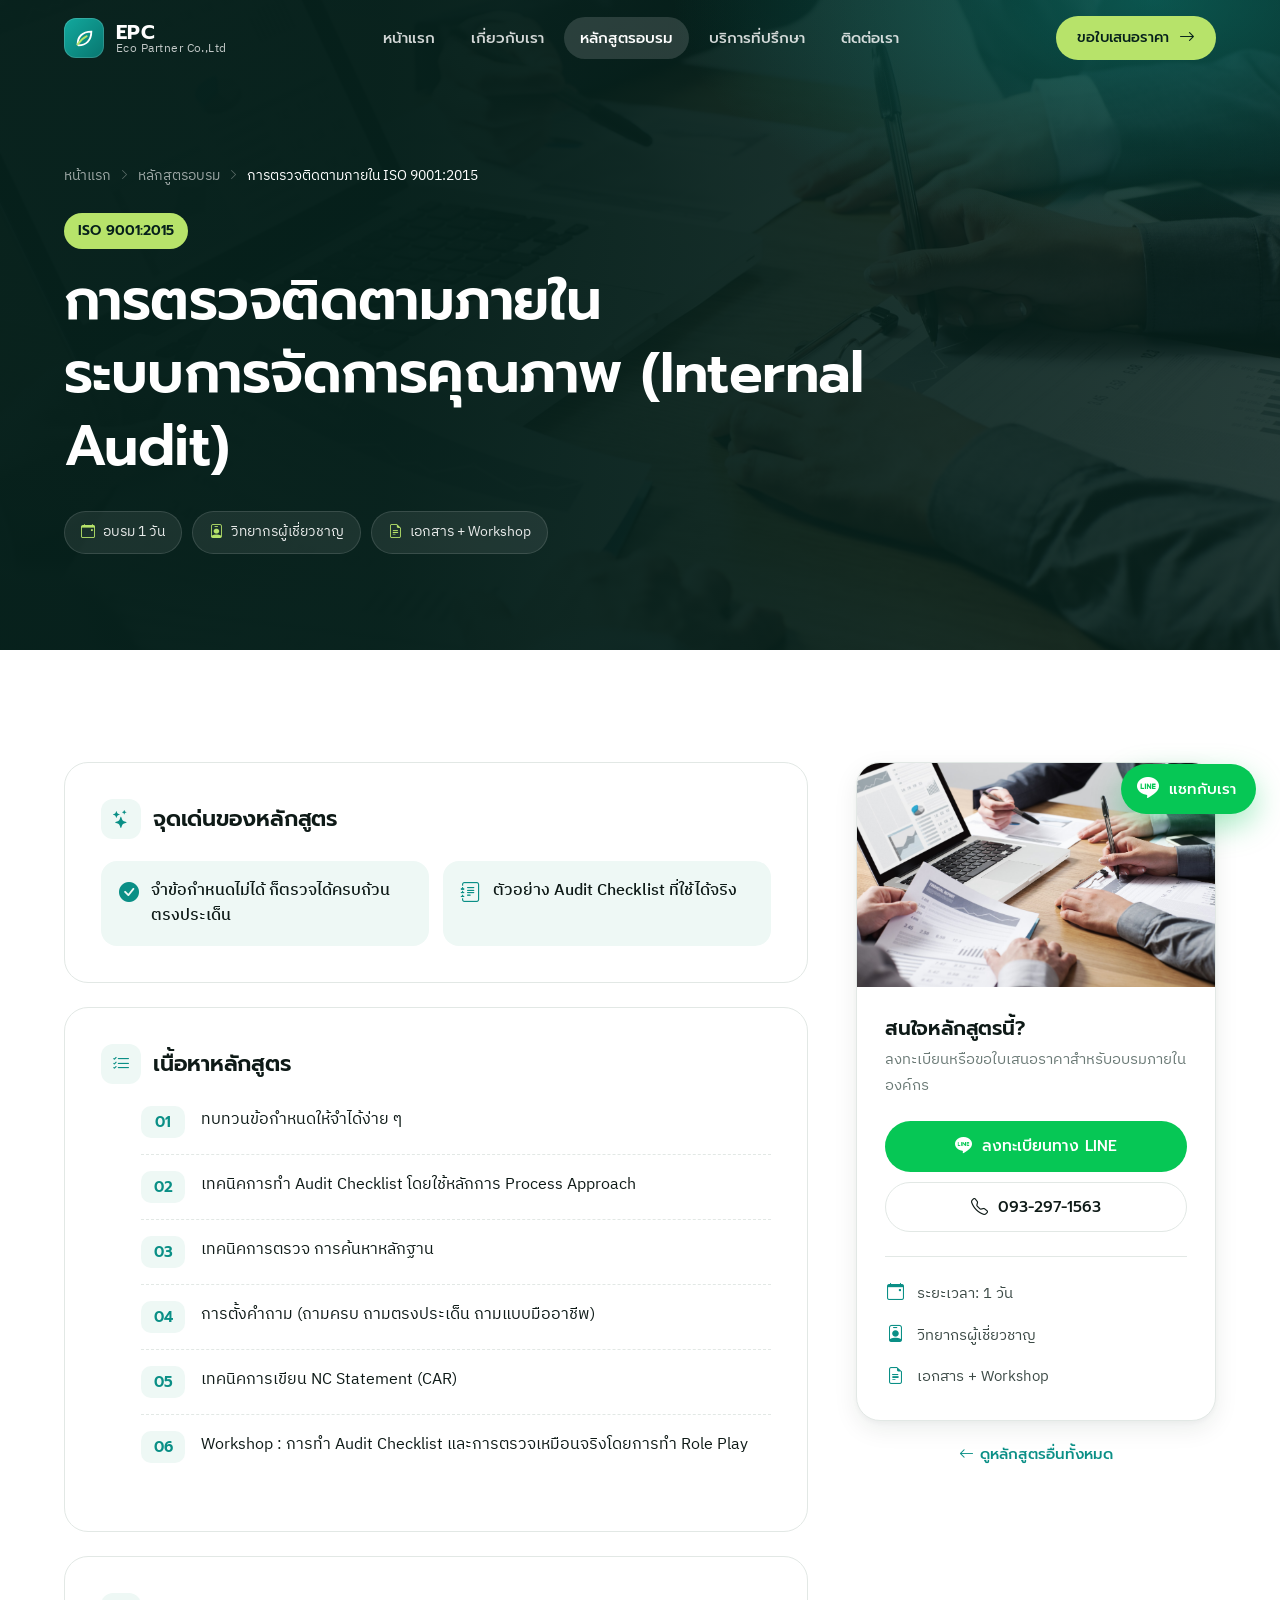
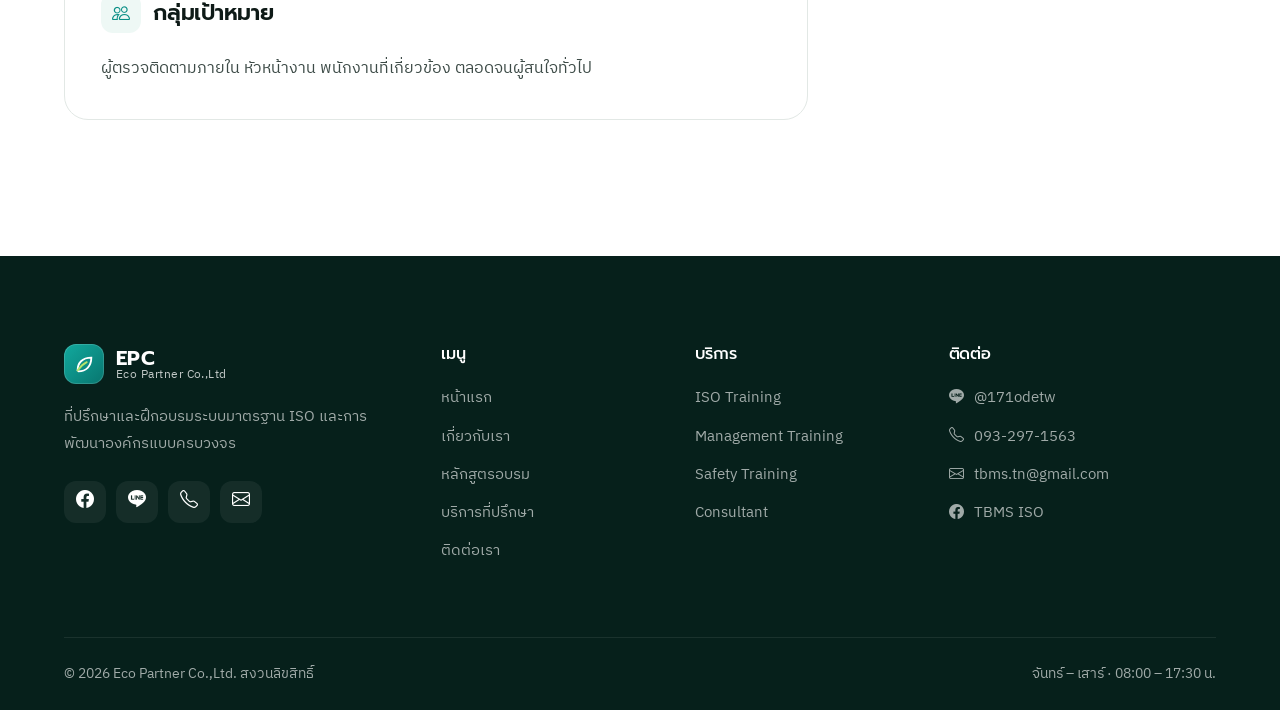
<file: courses/iso9001-internal-audit.html>
<!doctype html>
<html lang="th">
<head>
  <meta charset="utf-8">
  <meta name="viewport" content="width=device-width, initial-scale=1">
  <title>การตรวจติดตามภายใน ISO 9001:2015 (Internal Audit) | EPC</title>
  <meta name="description" content="หลักสูตรการตรวจติดตามภายในระบบการจัดการคุณภาพ (Internal Audit) ISO 9001:2015 พร้อม Audit Checklist และ Role Play โดย EPC">
  <meta name="theme-color" content="#06201b">
  <link rel="preconnect" href="https://fonts.googleapis.com">
  <link rel="preconnect" href="https://fonts.gstatic.com" crossorigin>
  <link href="https://fonts.googleapis.com/css2?family=IBM+Plex+Sans+Thai:wght@400;500;600&family=Prompt:wght@500;600;700&display=swap" rel="stylesheet">
  <link href="https://cdn.jsdelivr.net/npm/bootstrap-icons@1.11.3/font/bootstrap-icons.min.css" rel="stylesheet">
  <link href="../css/epc.css" rel="stylesheet">
</head>
<body>

  <!-- ===== Header ===== -->
  <header class="site-header">
    <div class="container">
      <a href="../index.html" class="brand" aria-label="EPC หน้าแรก">
        <span class="brand-mark"><svg viewBox="0 0 24 24" fill="none" aria-hidden="true"><path d="M5 19c0-8 5-14 15-14 0 10-6 15-14 15" stroke="#fff" stroke-width="2" stroke-linecap="round"/><path d="M5 19c3-4 6-7 10-9" stroke="#b7e36a" stroke-width="2" stroke-linecap="round"/></svg></span>
        <span class="brand-text"><strong>EPC</strong><span>Eco Partner Co.,Ltd</span></span>
      </a>
      <nav class="nav" id="siteNav" aria-label="เมนูหลัก">
        <a href="../index.html">หน้าแรก</a>
        <a href="../about.html">เกี่ยวกับเรา</a>
        <a href="../Services.html" class="active" aria-current="page">หลักสูตรอบรม</a>
        <a href="../Our-Services.html">บริการที่ปรึกษา</a>
        <a href="../contact.html">ติดต่อเรา</a>
        <div class="nav-cta"><a class="btn btn-line" href="https://line.me/ti/p/~171odetw" target="_blank" rel="noopener"><i class="bi bi-line"></i> แชทกับเราทาง LINE</a></div>
      </nav>
      <div class="header-cta">
        <a class="btn btn-lime" href="../contact.html">ขอใบเสนอราคา <i class="bi bi-arrow-right"></i></a>
        <button class="menu-toggle" aria-label="เปิดเมนู" aria-controls="siteNav" aria-expanded="false"><i class="bi bi-list"></i></button>
      </div>
    </div>
  </header>

  <main>

    <section class="page-hero detail-hero">
      <div class="bg" style="background-image:url('../images/courses/iso/ISO9001-2.jpg')"></div>
      <div class="container">
        <nav class="crumbs" aria-label="breadcrumb"><a href="../index.html">หน้าแรก</a><i class="bi bi-chevron-right"></i><a href="../Services.html">หลักสูตรอบรม</a><i class="bi bi-chevron-right"></i><span aria-current="page">การตรวจติดตามภายใน ISO 9001:2015</span></nav>
        <span class="detail-code">ISO 9001:2015</span>
        <h1>การตรวจติดตามภายใน<br>ระบบการจัดการคุณภาพ (Internal Audit)</h1>
        <div class="meta">
          <span><i class="bi bi-calendar-event"></i> อบรม 1 วัน</span>
          <span><i class="bi bi-person-badge"></i> วิทยากรผู้เชี่ยวชาญ</span>
          <span><i class="bi bi-file-earmark-text"></i> เอกสาร + Workshop</span>
        </div>
      </div>
    </section>

    <section class="section">
      <div class="container detail-grid">
        <div>
          <div class="panel reveal">
            <h2><i class="bi bi-stars"></i> จุดเด่นของหลักสูตร</h2>
            <ul class="highlights">
              <li><i class="bi bi-check-circle-fill"></i> จำข้อกำหนดไม่ได้ ก็ตรวจได้ครบถ้วน ตรงประเด็น</li>
              <li><i class="bi bi-journal-text"></i> ตัวอย่าง Audit Checklist ที่ใช้ได้จริง</li>
            </ul>
          </div>
          <div class="panel reveal">
            <h2><i class="bi bi-list-check"></i> เนื้อหาหลักสูตร</h2>
            <ol class="outline">
              <li><div>ทบทวนข้อกำหนดให้จำได้ง่าย ๆ</div></li>
              <li><div>เทคนิคการทำ Audit Checklist โดยใช้หลักการ Process Approach</div></li>
              <li><div>เทคนิคการตรวจ การค้นหาหลักฐาน</div></li>
              <li><div>การตั้งคำถาม (ถามครบ ถามตรงประเด็น ถามแบบมืออาชีพ)</div></li>
              <li><div>เทคนิคการเขียน NC Statement (CAR)</div></li>
              <li><div>Workshop : การทำ Audit Checklist และการตรวจเหมือนจริงโดยการทำ Role Play</div></li>
            </ol>
          </div>
          <div class="panel reveal">
            <h2><i class="bi bi-people"></i> กลุ่มเป้าหมาย</h2>
            <p>ผู้ตรวจติดตามภายใน หัวหน้างาน พนักงานที่เกี่ยวข้อง ตลอดจนผู้สนใจทั่วไป</p>
          </div>
        </div>
        <aside class="aside reveal d1">
          <div class="enroll">
            <div class="thumb"><img src="../images/courses/iso/ISO9001-2.jpg" alt=""></div>
            <div class="inner">
              <h3>สนใจหลักสูตรนี้?</h3>
              <p class="sub">ลงทะเบียนหรือขอใบเสนอราคาสำหรับอบรมภายในองค์กร</p>
              <a class="btn btn-line btn-block" href="https://line.me/ti/p/~171odetw" target="_blank" rel="noopener"><i class="bi bi-line"></i> ลงทะเบียนทาง LINE</a>
              <a class="btn btn-outline btn-block" href="tel:0932971563"><i class="bi bi-telephone"></i> 093-297-1563</a>
              <ul class="facts">
                <li><i class="bi bi-calendar-event"></i> ระยะเวลา: 1 วัน</li>
                <li><i class="bi bi-person-badge"></i> วิทยากรผู้เชี่ยวชาญ</li>
                <li><i class="bi bi-file-earmark-text"></i> เอกสาร + Workshop</li>
              </ul>
            </div>
          </div>
          <p style="margin-top:20px;text-align:center"><a class="link-arrow" href="../Services.html"><i class="bi bi-arrow-left"></i> ดูหลักสูตรอื่นทั้งหมด</a></p>
        </aside>
      </div>
    </section>

  </main>

  <!-- ===== Footer ===== -->
  <footer class="site-footer">
    <div class="container">
      <div class="footer-grid">
        <div>
          <a href="../index.html" class="brand">
            <span class="brand-mark"><svg viewBox="0 0 24 24" fill="none" aria-hidden="true"><path d="M5 19c0-8 5-14 15-14 0 10-6 15-14 15" stroke="#fff" stroke-width="2" stroke-linecap="round"/><path d="M5 19c3-4 6-7 10-9" stroke="#b7e36a" stroke-width="2" stroke-linecap="round"/></svg></span>
            <span class="brand-text"><strong>EPC</strong><span>Eco Partner Co.,Ltd</span></span>
          </a>
          <p>ที่ปรึกษาและฝึกอบรมระบบมาตรฐาน ISO และการพัฒนาองค์กรแบบครบวงจร</p>
          <div class="socials">
            <a href="https://www.facebook.com/profile.php?id=61551453689014" target="_blank" rel="noopener" aria-label="Facebook"><i class="bi bi-facebook"></i></a>
            <a href="https://line.me/ti/p/~171odetw" target="_blank" rel="noopener" aria-label="LINE"><i class="bi bi-line"></i></a>
            <a href="tel:0932971563" aria-label="โทรศัพท์"><i class="bi bi-telephone"></i></a>
            <a href="mailto:tbms.tn@gmail.com" aria-label="อีเมล"><i class="bi bi-envelope"></i></a>
          </div>
        </div>
        <div>
          <h4>เมนู</h4>
          <ul class="footer-links">
            <li><a href="../index.html">หน้าแรก</a></li>
            <li><a href="../about.html">เกี่ยวกับเรา</a></li>
            <li><a href="../Services.html">หลักสูตรอบรม</a></li>
            <li><a href="../Our-Services.html">บริการที่ปรึกษา</a></li>
            <li><a href="../contact.html">ติดต่อเรา</a></li>
          </ul>
        </div>
        <div>
          <h4>บริการ</h4>
          <ul class="footer-links">
            <li><a href="../Services.html#iso">ISO Training</a></li>
            <li><a href="../Services.html#management">Management Training</a></li>
            <li><a href="../Services.html#safety">Safety Training</a></li>
            <li><a href="../Our-Services.html">Consultant</a></li>
          </ul>
        </div>
        <div>
          <h4>ติดต่อ</h4>
          <ul class="footer-links">
            <li><a href="https://line.me/ti/p/~171odetw" target="_blank" rel="noopener"><i class="bi bi-line"></i> @171odetw</a></li>
            <li><a href="tel:0932971563"><i class="bi bi-telephone"></i> 093-297-1563</a></li>
            <li><a href="mailto:tbms.tn@gmail.com"><i class="bi bi-envelope"></i> tbms.tn@gmail.com</a></li>
            <li><a href="https://www.facebook.com/profile.php?id=61551453689014" target="_blank" rel="noopener"><i class="bi bi-facebook"></i> TBMS ISO</a></li>
          </ul>
        </div>
      </div>
      <div class="footer-bottom">
        <span>© <span data-year>2026</span> Eco Partner Co.,Ltd. สงวนลิขสิทธิ์</span>
        <span>จันทร์ – เสาร์ · 08:00 – 17:30 น.</span>
      </div>
    </div>
  </footer>

  <a class="line-fab" href="https://line.me/ti/p/~171odetw" target="_blank" rel="noopener" aria-label="แชททาง LINE"><i class="bi bi-line"></i><span>แชทกับเรา</span></a>
  <button class="to-top" aria-label="กลับขึ้นด้านบน"><i class="bi bi-arrow-up"></i></button>

  <script src="../js/epc.js"></script>
</body>
</html>
</file>
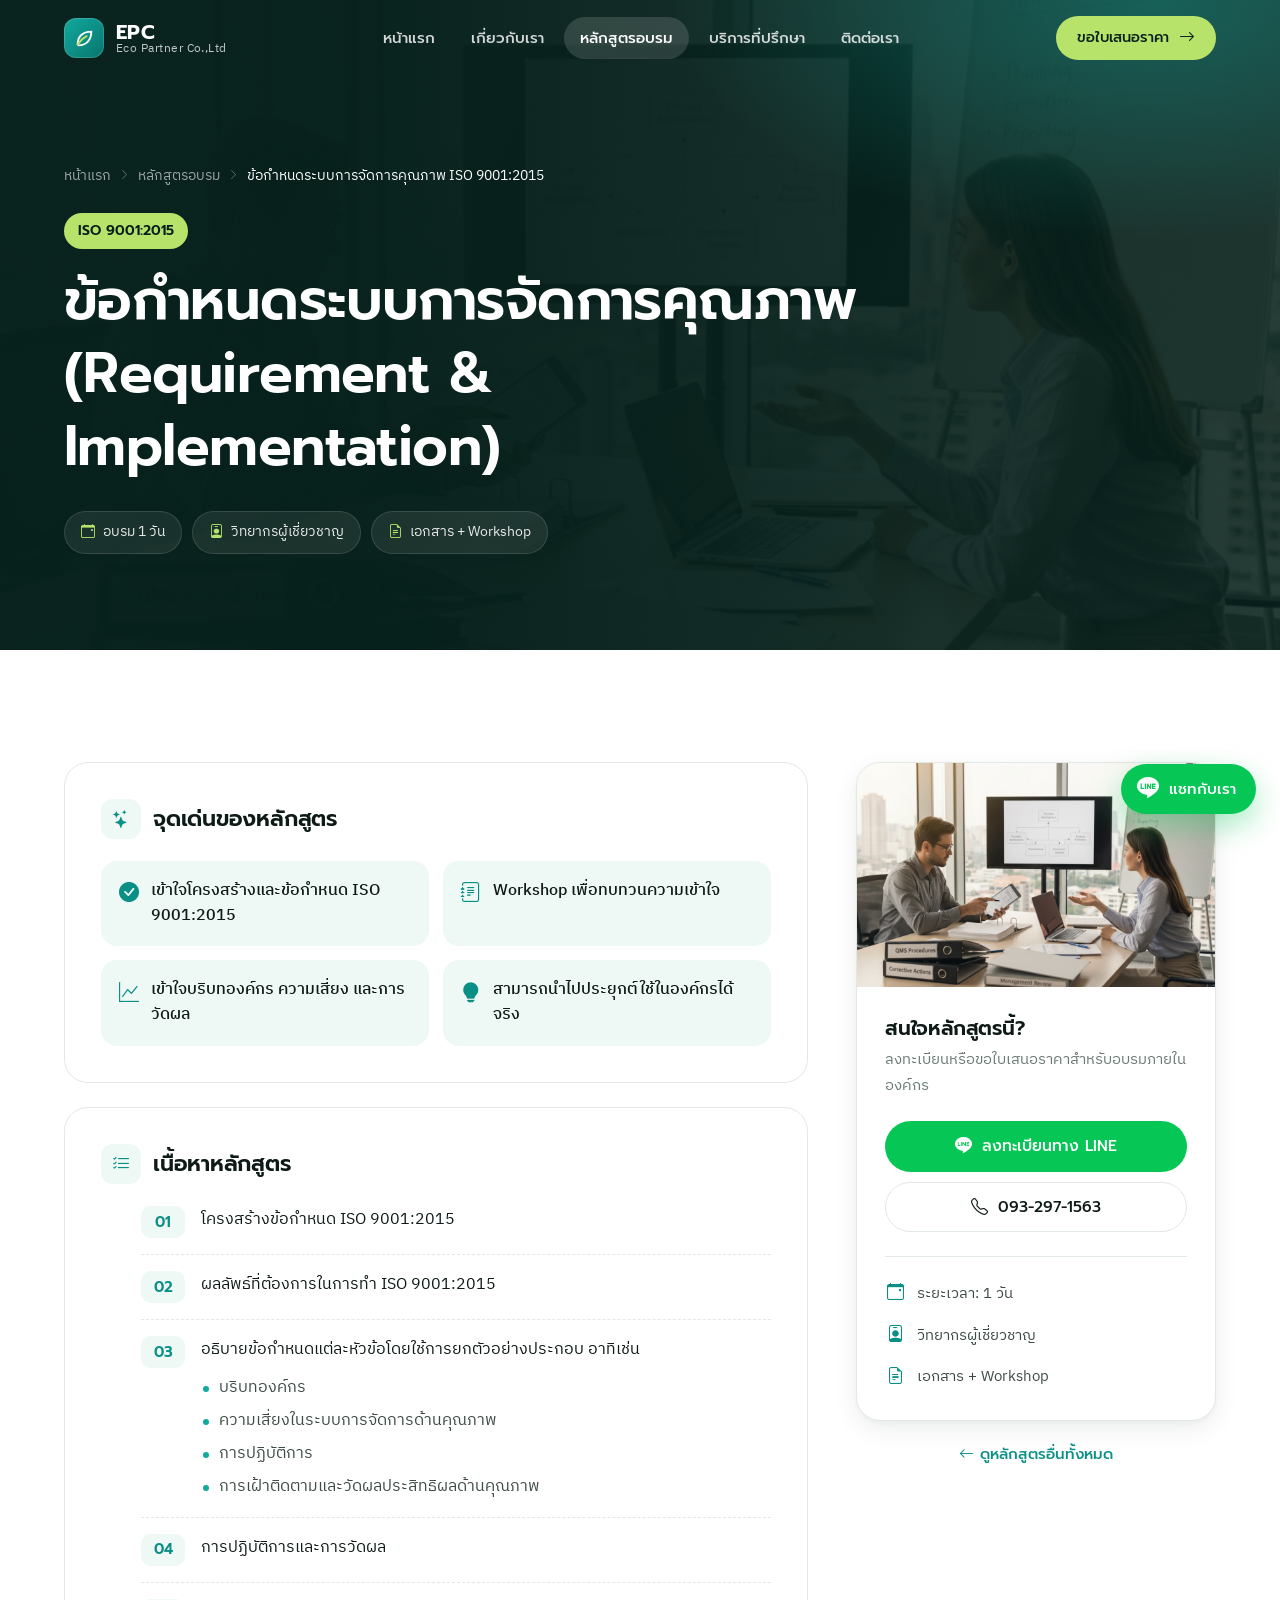
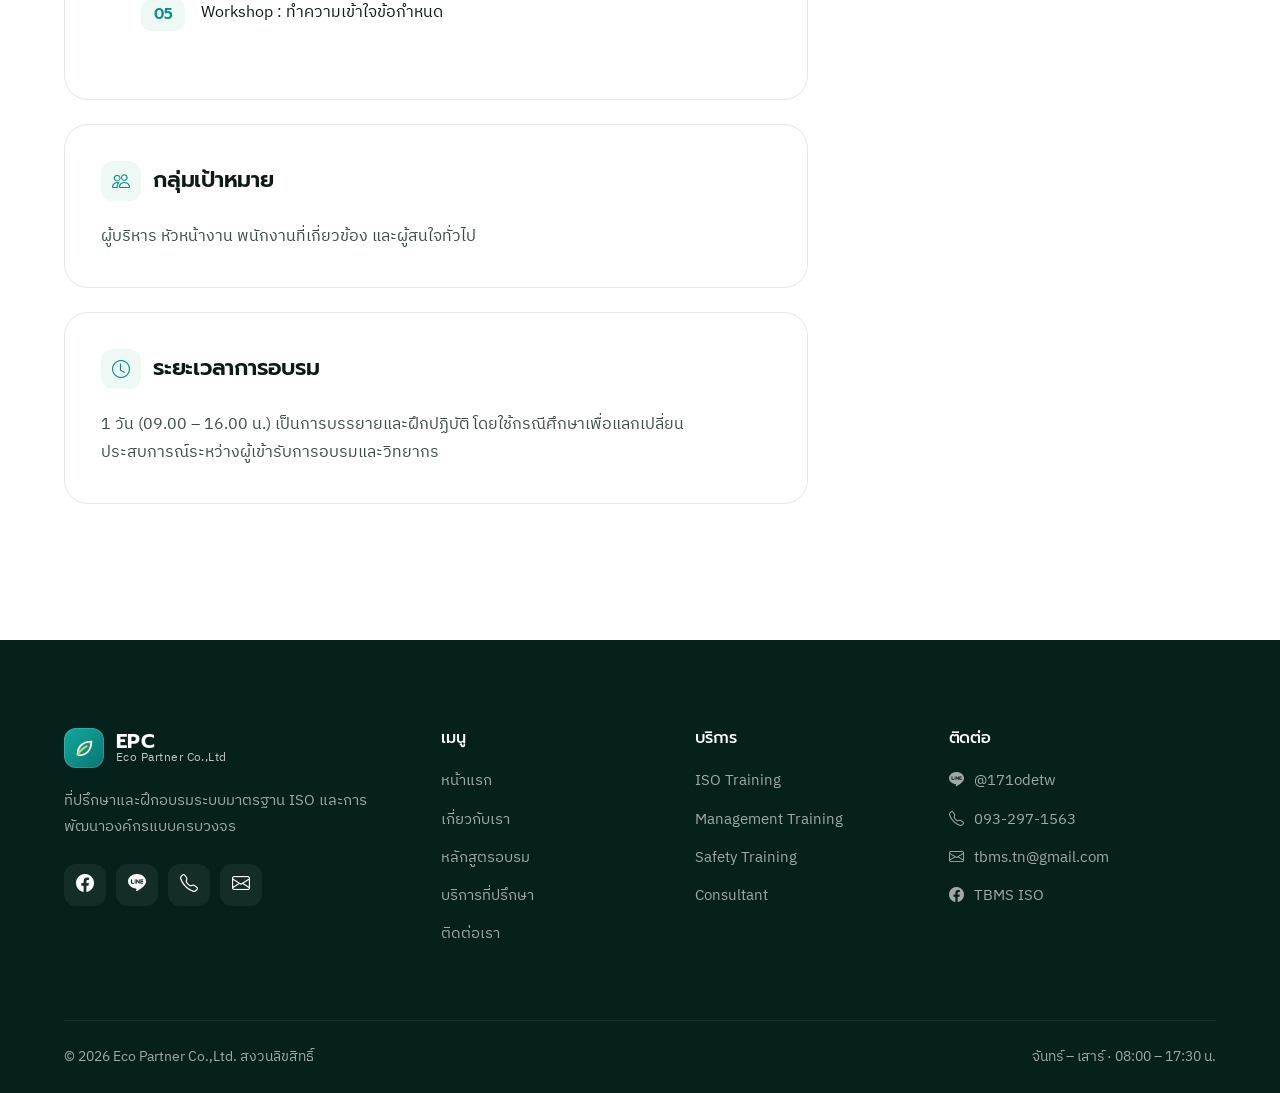
<file: courses/iso9001.html>
<!doctype html>
<html lang="th">
<head>
  <meta charset="utf-8">
  <meta name="viewport" content="width=device-width, initial-scale=1">
  <title>ข้อกำหนดระบบการจัดการคุณภาพ ISO 9001:2015 | EPC</title>
  <meta name="description" content="หลักสูตรข้อกำหนดระบบการจัดการคุณภาพ (Requirement & Implementation) ISO 9001:2015 อบรม 1 วัน พร้อม Workshop โดย EPC">
  <meta name="theme-color" content="#06201b">
  <link rel="preconnect" href="https://fonts.googleapis.com">
  <link rel="preconnect" href="https://fonts.gstatic.com" crossorigin>
  <link href="https://fonts.googleapis.com/css2?family=IBM+Plex+Sans+Thai:wght@400;500;600&family=Prompt:wght@500;600;700&display=swap" rel="stylesheet">
  <link href="https://cdn.jsdelivr.net/npm/bootstrap-icons@1.11.3/font/bootstrap-icons.min.css" rel="stylesheet">
  <link href="../css/epc.css" rel="stylesheet">
</head>
<body>

  <!-- ===== Header ===== -->
  <header class="site-header">
    <div class="container">
      <a href="../index.html" class="brand" aria-label="EPC หน้าแรก">
        <span class="brand-mark"><svg viewBox="0 0 24 24" fill="none" aria-hidden="true"><path d="M5 19c0-8 5-14 15-14 0 10-6 15-14 15" stroke="#fff" stroke-width="2" stroke-linecap="round"/><path d="M5 19c3-4 6-7 10-9" stroke="#b7e36a" stroke-width="2" stroke-linecap="round"/></svg></span>
        <span class="brand-text"><strong>EPC</strong><span>Eco Partner Co.,Ltd</span></span>
      </a>
      <nav class="nav" id="siteNav" aria-label="เมนูหลัก">
        <a href="../index.html">หน้าแรก</a>
        <a href="../about.html">เกี่ยวกับเรา</a>
        <a href="../Services.html" class="active" aria-current="page">หลักสูตรอบรม</a>
        <a href="../Our-Services.html">บริการที่ปรึกษา</a>
        <a href="../contact.html">ติดต่อเรา</a>
        <div class="nav-cta"><a class="btn btn-line" href="https://line.me/ti/p/~171odetw" target="_blank" rel="noopener"><i class="bi bi-line"></i> แชทกับเราทาง LINE</a></div>
      </nav>
      <div class="header-cta">
        <a class="btn btn-lime" href="../contact.html">ขอใบเสนอราคา <i class="bi bi-arrow-right"></i></a>
        <button class="menu-toggle" aria-label="เปิดเมนู" aria-controls="siteNav" aria-expanded="false"><i class="bi bi-list"></i></button>
      </div>
    </div>
  </header>

  <main>

    <section class="page-hero detail-hero">
      <div class="bg" style="background-image:url('../images/courses/iso/ISO9001.png')"></div>
      <div class="container">
        <nav class="crumbs" aria-label="breadcrumb"><a href="../index.html">หน้าแรก</a><i class="bi bi-chevron-right"></i><a href="../Services.html">หลักสูตรอบรม</a><i class="bi bi-chevron-right"></i><span aria-current="page">ข้อกำหนดระบบการจัดการคุณภาพ ISO 9001:2015</span></nav>
        <span class="detail-code">ISO 9001:2015</span>
        <h1>ข้อกำหนดระบบการจัดการคุณภาพ<br>(Requirement &amp; Implementation)</h1>
        <div class="meta">
          <span><i class="bi bi-calendar-event"></i> อบรม 1 วัน</span>
          <span><i class="bi bi-person-badge"></i> วิทยากรผู้เชี่ยวชาญ</span>
          <span><i class="bi bi-file-earmark-text"></i> เอกสาร + Workshop</span>
        </div>
      </div>
    </section>

    <section class="section">
      <div class="container detail-grid">
        <div>
          <div class="panel reveal">
            <h2><i class="bi bi-stars"></i> จุดเด่นของหลักสูตร</h2>
            <ul class="highlights">
              <li><i class="bi bi-check-circle-fill"></i> เข้าใจโครงสร้างและข้อกำหนด ISO 9001:2015</li>
              <li><i class="bi bi-journal-text"></i> Workshop เพื่อทบทวนความเข้าใจ</li>
              <li><i class="bi bi-graph-up"></i> เข้าใจบริบทองค์กร ความเสี่ยง และการวัดผล</li>
              <li><i class="bi bi-lightbulb-fill"></i> สามารถนำไปประยุกต์ใช้ในองค์กรได้จริง</li>
            </ul>
          </div>
          <div class="panel reveal">
            <h2><i class="bi bi-list-check"></i> เนื้อหาหลักสูตร</h2>
            <ol class="outline">
              <li><div>โครงสร้างข้อกำหนด ISO 9001:2015</div></li>
              <li><div>ผลลัพธ์ที่ต้องการในการทำ ISO 9001:2015</div></li>
              <li><div>อธิบายข้อกำหนดแต่ละหัวข้อโดยใช้การยกตัวอย่างประกอบ อาทิเช่น
                <ul><li>บริบทองค์กร</li><li>ความเสี่ยงในระบบการจัดการด้านคุณภาพ</li><li>การปฏิบัติการ</li><li>การเฝ้าติดตามและวัดผลประสิทธิผลด้านคุณภาพ</li></ul></div></li>
              <li><div>การปฏิบัติการและการวัดผล</div></li>
              <li><div>Workshop : ทำความเข้าใจข้อกำหนด</div></li>
            </ol>
          </div>
          <div class="panel reveal">
            <h2><i class="bi bi-people"></i> กลุ่มเป้าหมาย</h2>
            <p>ผู้บริหาร หัวหน้างาน พนักงานที่เกี่ยวข้อง และผู้สนใจทั่วไป</p>
          </div>
          <div class="panel reveal">
            <h2><i class="bi bi-clock"></i> ระยะเวลาการอบรม</h2>
            <p>1 วัน (09.00 – 16.00 น.) เป็นการบรรยายและฝึกปฏิบัติ โดยใช้กรณีศึกษาเพื่อแลกเปลี่ยนประสบการณ์ระหว่างผู้เข้ารับการอบรมและวิทยากร</p>
          </div>
        </div>
        <aside class="aside reveal d1">
          <div class="enroll">
            <div class="thumb"><img src="../images/courses/iso/ISO9001.png" alt=""></div>
            <div class="inner">
              <h3>สนใจหลักสูตรนี้?</h3>
              <p class="sub">ลงทะเบียนหรือขอใบเสนอราคาสำหรับอบรมภายในองค์กร</p>
              <a class="btn btn-line btn-block" href="https://line.me/ti/p/~171odetw" target="_blank" rel="noopener"><i class="bi bi-line"></i> ลงทะเบียนทาง LINE</a>
              <a class="btn btn-outline btn-block" href="tel:0932971563"><i class="bi bi-telephone"></i> 093-297-1563</a>
              <ul class="facts">
                <li><i class="bi bi-calendar-event"></i> ระยะเวลา: 1 วัน</li>
                <li><i class="bi bi-person-badge"></i> วิทยากรผู้เชี่ยวชาญ</li>
                <li><i class="bi bi-file-earmark-text"></i> เอกสาร + Workshop</li>
              </ul>
            </div>
          </div>
          <p style="margin-top:20px;text-align:center"><a class="link-arrow" href="../Services.html"><i class="bi bi-arrow-left"></i> ดูหลักสูตรอื่นทั้งหมด</a></p>
        </aside>
      </div>
    </section>

  </main>

  <!-- ===== Footer ===== -->
  <footer class="site-footer">
    <div class="container">
      <div class="footer-grid">
        <div>
          <a href="../index.html" class="brand">
            <span class="brand-mark"><svg viewBox="0 0 24 24" fill="none" aria-hidden="true"><path d="M5 19c0-8 5-14 15-14 0 10-6 15-14 15" stroke="#fff" stroke-width="2" stroke-linecap="round"/><path d="M5 19c3-4 6-7 10-9" stroke="#b7e36a" stroke-width="2" stroke-linecap="round"/></svg></span>
            <span class="brand-text"><strong>EPC</strong><span>Eco Partner Co.,Ltd</span></span>
          </a>
          <p>ที่ปรึกษาและฝึกอบรมระบบมาตรฐาน ISO และการพัฒนาองค์กรแบบครบวงจร</p>
          <div class="socials">
            <a href="https://www.facebook.com/profile.php?id=61551453689014" target="_blank" rel="noopener" aria-label="Facebook"><i class="bi bi-facebook"></i></a>
            <a href="https://line.me/ti/p/~171odetw" target="_blank" rel="noopener" aria-label="LINE"><i class="bi bi-line"></i></a>
            <a href="tel:0932971563" aria-label="โทรศัพท์"><i class="bi bi-telephone"></i></a>
            <a href="mailto:tbms.tn@gmail.com" aria-label="อีเมล"><i class="bi bi-envelope"></i></a>
          </div>
        </div>
        <div>
          <h4>เมนู</h4>
          <ul class="footer-links">
            <li><a href="../index.html">หน้าแรก</a></li>
            <li><a href="../about.html">เกี่ยวกับเรา</a></li>
            <li><a href="../Services.html">หลักสูตรอบรม</a></li>
            <li><a href="../Our-Services.html">บริการที่ปรึกษา</a></li>
            <li><a href="../contact.html">ติดต่อเรา</a></li>
          </ul>
        </div>
        <div>
          <h4>บริการ</h4>
          <ul class="footer-links">
            <li><a href="../Services.html#iso">ISO Training</a></li>
            <li><a href="../Services.html#management">Management Training</a></li>
            <li><a href="../Services.html#safety">Safety Training</a></li>
            <li><a href="../Our-Services.html">Consultant</a></li>
          </ul>
        </div>
        <div>
          <h4>ติดต่อ</h4>
          <ul class="footer-links">
            <li><a href="https://line.me/ti/p/~171odetw" target="_blank" rel="noopener"><i class="bi bi-line"></i> @171odetw</a></li>
            <li><a href="tel:0932971563"><i class="bi bi-telephone"></i> 093-297-1563</a></li>
            <li><a href="mailto:tbms.tn@gmail.com"><i class="bi bi-envelope"></i> tbms.tn@gmail.com</a></li>
            <li><a href="https://www.facebook.com/profile.php?id=61551453689014" target="_blank" rel="noopener"><i class="bi bi-facebook"></i> TBMS ISO</a></li>
          </ul>
        </div>
      </div>
      <div class="footer-bottom">
        <span>© <span data-year>2026</span> Eco Partner Co.,Ltd. สงวนลิขสิทธิ์</span>
        <span>จันทร์ – เสาร์ · 08:00 – 17:30 น.</span>
      </div>
    </div>
  </footer>

  <a class="line-fab" href="https://line.me/ti/p/~171odetw" target="_blank" rel="noopener" aria-label="แชททาง LINE"><i class="bi bi-line"></i><span>แชทกับเรา</span></a>
  <button class="to-top" aria-label="กลับขึ้นด้านบน"><i class="bi bi-arrow-up"></i></button>

  <script src="../js/epc.js"></script>
</body>
</html>
</file>
<file: css/epc.css>
/* =========================================================
   EPC | Eco Partner Co.,Ltd — Design System
   ========================================================= */

:root {
  /* Brand */
  --forest-950: #06201b;
  --forest-900: #0a2e27;
  --forest-800: #0f3d34;
  --teal-700: #08766f;
  --teal-600: #0a8f86;
  --teal-500: #12a99e;
  --teal-100: #d7f1ec;
  --teal-50: #eef8f5;
  --lime-400: #b7e36a;
  --lime-300: #cdef8f;
  --sand-50: #f8f7f2;

  /* Neutrals */
  --ink: #0e1a17;
  --ink-2: #3d4b47;
  --muted: #6b7a76;
  --line: #e2e8e5;
  --white: #ffffff;

  /* Type */
  --font-head: "Prompt", "IBM Plex Sans Thai", system-ui, sans-serif;
  --font-body: "IBM Plex Sans Thai", "Prompt", system-ui, sans-serif;

  /* Shape */
  --r-sm: 10px;
  --r-md: 16px;
  --r-lg: 24px;
  --r-xl: 32px;
  --shadow-sm: 0 1px 2px rgba(6, 32, 27, .06), 0 2px 8px rgba(6, 32, 27, .04);
  --shadow-md: 0 8px 24px rgba(6, 32, 27, .08), 0 2px 6px rgba(6, 32, 27, .04);
  --shadow-lg: 0 24px 60px rgba(6, 32, 27, .14);

  --container: 1200px;
  --header-h: 76px;
  --ease: cubic-bezier(.2, .7, .2, 1);
}

/* ---------- Reset ---------- */
*, *::before, *::after { box-sizing: border-box; }
html { scroll-behavior: smooth; scroll-padding-top: calc(var(--header-h) + 16px); }
body {
  margin: 0;
  font-family: var(--font-body);
  font-size: 16px;
  line-height: 1.75;
  color: var(--ink-2);
  background: var(--white);
  -webkit-font-smoothing: antialiased;
  overflow-x: hidden;
}
img { max-width: 100%; display: block; }
a { color: inherit; text-decoration: none; }
h1, h2, h3, h4, h5 {
  font-family: var(--font-head);
  color: var(--ink);
  line-height: 1.3;
  margin: 0 0 .5em;
  font-weight: 600;
  letter-spacing: -.01em;
}
p { margin: 0 0 1em; }
ul { margin: 0; padding: 0; list-style: none; }
button { font: inherit; cursor: pointer; }
:focus-visible { outline: 3px solid var(--lime-400); outline-offset: 3px; border-radius: 6px; }

.container { width: 100%; max-width: var(--container); margin: 0 auto; padding: 0 24px; }
.section { padding: 112px 0; }
.section-sm { padding: 72px 0; }
.bg-soft { background: var(--teal-50); }
.bg-sand { background: var(--sand-50); }
.visually-hidden { position: absolute !important; width: 1px; height: 1px; overflow: hidden; clip: rect(0 0 0 0); white-space: nowrap; }

/* ---------- Typography helpers ---------- */
.eyebrow {
  display: inline-flex; align-items: center; gap: 8px;
  font-family: var(--font-head);
  font-size: 13px; font-weight: 500; letter-spacing: .08em; text-transform: uppercase;
  color: var(--teal-600);
  margin-bottom: 16px;
}
.eyebrow::before { content: ""; width: 24px; height: 2px; background: currentColor; border-radius: 2px; }
.eyebrow.on-dark { color: var(--lime-400); }

.section-head { max-width: 680px; margin-bottom: 56px; }
.section-head.center { margin-left: auto; margin-right: auto; text-align: center; }
.section-head.center .eyebrow::after { content: ""; width: 24px; height: 2px; background: currentColor; border-radius: 2px; }
.section-head h2 { font-size: clamp(28px, 3.6vw, 44px); }
.section-head p { font-size: 18px; color: var(--muted); }
.hl { color: var(--teal-600); }
.hl-lime { color: var(--lime-400); }

/* ---------- Buttons ---------- */
.btn {
  display: inline-flex; align-items: center; justify-content: center; gap: 10px;
  padding: 14px 26px;
  border-radius: 999px;
  border: 1.5px solid transparent;
  font-family: var(--font-head); font-weight: 500; font-size: 15.5px; line-height: 1.2;
  transition: transform .25s var(--ease), background .25s, color .25s, box-shadow .25s, border-color .25s;
  white-space: nowrap;
}
.btn i { font-size: 1.1em; transition: transform .25s var(--ease); }
.btn:hover i.bi-arrow-right, .btn:hover i.bi-arrow-up-right { transform: translateX(3px); }
.btn-primary { background: var(--teal-600); color: #fff; box-shadow: 0 8px 20px rgba(10, 143, 134, .28); }
.btn-primary:hover { background: var(--teal-700); transform: translateY(-2px); }
.btn-lime { background: var(--lime-400); color: var(--forest-950); }
.btn-lime:hover { background: var(--lime-300); transform: translateY(-2px); }
.btn-ghost { border-color: rgba(255,255,255,.35); color: #fff; }
.btn-ghost:hover { background: rgba(255,255,255,.1); border-color: #fff; }
.btn-outline { border-color: var(--line); color: var(--ink); background: #fff; }
.btn-outline:hover { border-color: var(--teal-600); color: var(--teal-600); }
.btn-line { background: #06c755; color: #fff; }
.btn-line:hover { background: #05b04b; transform: translateY(-2px); }
.btn-block { width: 100%; }

.link-arrow {
  display: inline-flex; align-items: center; gap: 6px;
  font-family: var(--font-head); font-weight: 500; font-size: 15px; color: var(--teal-600);
}
.link-arrow i { transition: transform .25s var(--ease); }
.link-arrow:hover i { transform: translateX(4px); }

/* =========================================================
   Header
   ========================================================= */
.site-header {
  position: fixed; inset: 0 0 auto 0; z-index: 100;
  height: var(--header-h);
  display: flex; align-items: center;
  transition: background .3s, box-shadow .3s, height .3s;
}
.site-header .container { display: flex; align-items: center; justify-content: space-between; gap: 24px; }
.site-header.is-solid, .site-header.is-light {
  background: rgba(255, 255, 255, .88);
  backdrop-filter: saturate(160%) blur(14px);
  -webkit-backdrop-filter: saturate(160%) blur(14px);
  box-shadow: 0 1px 0 var(--line);
}

.brand { display: inline-flex; align-items: center; gap: 12px; color: #fff; }
.brand-mark {
  width: 40px; height: 40px; border-radius: 12px;
  display: grid; place-items: center;
  background: linear-gradient(135deg, var(--teal-500), var(--teal-700));
  box-shadow: inset 0 0 0 1px rgba(255,255,255,.15);
}
.brand-mark svg { width: 22px; height: 22px; }
.brand-text { display: flex; flex-direction: column; line-height: 1.1; }
.brand-text strong { font-family: var(--font-head); font-size: 20px; font-weight: 700; letter-spacing: .02em; }
.brand-text span { font-size: 11.5px; opacity: .75; letter-spacing: .04em; }
.is-solid .brand, .is-light .brand { color: var(--ink); }

.nav { display: flex; align-items: center; gap: 4px; }
.nav a {
  position: relative;
  padding: 8px 16px; border-radius: 999px;
  font-family: var(--font-head); font-size: 15px; font-weight: 500;
  color: rgba(255,255,255,.82);
  transition: color .2s, background .2s;
}
.nav a:hover { color: #fff; background: rgba(255,255,255,.1); }
.nav a.active { color: #fff; background: rgba(255,255,255,.14); }
.is-solid .nav a, .is-light .nav a { color: var(--ink-2); }
.is-solid .nav a:hover, .is-light .nav a:hover { color: var(--teal-600); background: var(--teal-50); }
.is-solid .nav a.active, .is-light .nav a.active { color: var(--teal-700); background: var(--teal-50); }

.header-cta { display: flex; align-items: center; gap: 12px; }
.header-cta .btn { padding: 11px 20px; font-size: 14.5px; }

.menu-toggle {
  display: none;
  width: 44px; height: 44px; border-radius: 12px;
  border: 1px solid rgba(255,255,255,.3); background: transparent; color: #fff;
  font-size: 22px; align-items: center; justify-content: center;
}
.is-solid .menu-toggle, .is-light .menu-toggle { color: var(--ink); border-color: var(--line); }

/* Mobile nav */
@media (max-width: 991px) {
  .menu-toggle { display: inline-flex; }
  .header-cta .btn { display: none; }
  .nav {
    position: fixed; top: var(--header-h); left: 12px; right: 12px;
    flex-direction: column; align-items: stretch; gap: 2px;
    padding: 12px; border-radius: var(--r-lg);
    background: #fff; box-shadow: var(--shadow-lg);
    opacity: 0; visibility: hidden; transform: translateY(-8px);
    transition: opacity .25s, transform .25s var(--ease), visibility .25s;
  }
  .nav.open { opacity: 1; visibility: visible; transform: none; }
  .nav a { color: var(--ink-2) !important; padding: 14px 16px; border-radius: 12px; font-size: 16px; }
  .nav a.active, .nav a:hover { background: var(--teal-50) !important; color: var(--teal-700) !important; }
  .nav .nav-cta { display: flex; margin-top: 8px; }
  .nav .nav-cta .btn { flex: 1; color: #fff !important; background: #06c755 !important; }
  .site-header.menu-open { background: #fff; box-shadow: 0 1px 0 var(--line); }
  .site-header.menu-open .brand, .site-header.menu-open .menu-toggle { color: var(--ink); border-color: var(--line); }
}
@media (min-width: 992px) { .nav .nav-cta { display: none; } }

/* =========================================================
   Hero (home)
   ========================================================= */
.hero {
  position: relative;
  min-height: 100vh; min-height: 100svh;
  display: flex; align-items: center;
  padding: calc(var(--header-h) + 56px) 0 96px;
  color: #fff;
  background:
    radial-gradient(900px 600px at 85% 15%, rgba(18, 169, 158, .35), transparent 60%),
    radial-gradient(700px 500px at 0% 100%, rgba(183, 227, 106, .14), transparent 60%),
    var(--forest-950);
  overflow: hidden;
  isolation: isolate;
}
.hero::before {
  content: ""; position: absolute; inset: 0; z-index: -1;
  background-image:
    linear-gradient(rgba(255,255,255,.04) 1px, transparent 1px),
    linear-gradient(90deg, rgba(255,255,255,.04) 1px, transparent 1px);
  background-size: 56px 56px;
  mask-image: radial-gradient(ellipse at 60% 40%, #000 20%, transparent 75%);
  -webkit-mask-image: radial-gradient(ellipse at 60% 40%, #000 20%, transparent 75%);
}
.hero-grid { display: grid; grid-template-columns: 1.05fr .95fr; gap: 64px; align-items: center; }

.pill {
  display: inline-flex; align-items: center; gap: 10px;
  padding: 7px 16px 7px 8px; border-radius: 999px;
  background: rgba(255,255,255,.07); border: 1px solid rgba(255,255,255,.12);
  font-size: 14px; color: rgba(255,255,255,.88);
  margin-bottom: 28px;
}
.pill b {
  background: var(--lime-400); color: var(--forest-950);
  padding: 2px 10px; border-radius: 999px; font-family: var(--font-head); font-size: 12.5px; font-weight: 600;
}
.hero h1 {
  color: #fff;
  font-size: clamp(34px, 4.4vw, 56px);
  font-weight: 600; line-height: 1.25;
  margin-bottom: 24px;
}
.hero h1 .nw { white-space: nowrap; }
@media (max-width: 420px) { .hero h1 .nw { white-space: normal; } }
.hero h1 .under {
  position: relative; white-space: nowrap; color: var(--lime-400);
}
.hero h1 .under::after {
  content: ""; position: absolute; left: 0; right: 0; bottom: .02em; height: .14em;
  background: var(--lime-400); opacity: .25; border-radius: 4px;
}
.hero-lead { font-size: 19px; color: rgba(255,255,255,.72); max-width: 540px; margin-bottom: 40px; }
.hero-actions { display: flex; flex-wrap: wrap; gap: 14px; }

.hero-stats { display: flex; gap: 40px; margin-top: 56px; padding-top: 32px; border-top: 1px solid rgba(255,255,255,.1); }
.hero-stats div strong {
  display: block; font-family: var(--font-head); font-size: 38px; font-weight: 600; color: #fff; line-height: 1.1;
}
.hero-stats div span { font-size: 14px; color: rgba(255,255,255,.6); }

.hero-visual { position: relative; }
.hero-photo {
  position: relative;
  border-radius: var(--r-xl);
  overflow: hidden;
  aspect-ratio: 4 / 4.6;
  box-shadow: 0 40px 80px rgba(0,0,0,.35);
}
.hero-photo img { width: 100%; height: 100%; object-fit: cover; }
.hero-photo .slide { position: absolute; inset: 0; opacity: 0; transition: opacity 1.2s ease; }
.hero-photo .slide.on { opacity: 1; }
.hero-photo::after {
  content: ""; position: absolute; inset: 0;
  background: linear-gradient(180deg, transparent 50%, rgba(6,32,27,.55));
}
.float-card {
  position: absolute; z-index: 2;
  display: flex; align-items: center; gap: 14px;
  padding: 14px 18px; border-radius: var(--r-md);
  background: rgba(255,255,255,.95); color: var(--ink);
  box-shadow: var(--shadow-lg);
  animation: floaty 6s ease-in-out infinite;
}
.float-card .ic {
  width: 44px; height: 44px; border-radius: 12px; flex: none;
  display: grid; place-items: center; font-size: 20px;
  background: var(--teal-50); color: var(--teal-600);
}
.float-card strong { display: block; font-family: var(--font-head); font-size: 15px; line-height: 1.3; }
.float-card span { font-size: 13px; color: var(--muted); }
.float-card.fc-1 { left: -36px; top: 14%; }
.float-card.fc-2 { right: -24px; bottom: 12%; animation-delay: -3s; }
.float-card.fc-2 .ic { background: var(--forest-900); color: var(--lime-400); }
@keyframes floaty { 0%, 100% { transform: translateY(0); } 50% { transform: translateY(-10px); } }

/* Page hero (inner pages) */
.page-hero {
  position: relative; isolation: isolate;
  padding: calc(var(--header-h) + 88px) 0 96px;
  color: #fff;
  background: var(--forest-950);
  overflow: hidden;
}
.page-hero .bg {
  position: absolute; inset: 0; z-index: -2;
  background-size: cover; background-position: center;
  opacity: .35;
}
.page-hero::after {
  content: ""; position: absolute; inset: 0; z-index: -1;
  background:
    radial-gradient(800px 400px at 90% 0%, rgba(18,169,158,.4), transparent 60%),
    linear-gradient(90deg, rgba(6,32,27,.96) 30%, rgba(6,32,27,.6));
}
.page-hero h1 { color: #fff; font-size: clamp(32px, 4.6vw, 56px); max-width: 820px; margin-bottom: 18px; }
.page-hero p { font-size: 18px; color: rgba(255,255,255,.72); max-width: 640px; margin: 0; }

.crumbs { display: flex; flex-wrap: wrap; align-items: center; gap: 8px; font-size: 14px; color: rgba(255,255,255,.6); margin-bottom: 24px; }
.crumbs a:hover { color: var(--lime-400); }
.crumbs i { font-size: 11px; opacity: .6; }
.crumbs span[aria-current] { color: #fff; }

/* =========================================================
   Marquee
   ========================================================= */
.marquee {
  background: var(--forest-900);
  border-top: 1px solid rgba(255,255,255,.06);
  padding: 22px 0; overflow: hidden;
  color: rgba(255,255,255,.72);
}
.marquee-track { display: flex; gap: 56px; width: max-content; animation: marquee 40s linear infinite; }
.marquee-track span {
  display: inline-flex; align-items: center; gap: 56px;
  font-family: var(--font-head); font-size: 18px; font-weight: 500; white-space: nowrap;
}
.marquee-track span::after { content: "✦"; color: var(--lime-400); font-size: 14px; }
@keyframes marquee { to { transform: translateX(-50%); } }

/* =========================================================
   About split
   ========================================================= */
.split { display: grid; grid-template-columns: 1fr 1fr; gap: 80px; align-items: center; }
.split.reverse > :first-child { order: 2; }
.split h2 { font-size: clamp(28px, 3.4vw, 42px); }
.split .lead { font-size: 18px; color: var(--ink-2); }

.media-stack { position: relative; padding: 0 0 48px 48px; }
.media-stack .main { border-radius: var(--r-lg); overflow: hidden; aspect-ratio: 5 / 4; box-shadow: var(--shadow-md); }
.media-stack .main img { width: 100%; height: 100%; object-fit: cover; }
.media-stack .badge {
  position: absolute; left: 0; bottom: 0;
  width: 180px; padding: 24px; border-radius: var(--r-lg);
  background: var(--forest-900); color: #fff;
  box-shadow: var(--shadow-lg);
}
.media-stack .badge strong { display: block; font-family: var(--font-head); font-size: 48px; line-height: 1; color: var(--lime-400); }
.media-stack .badge span { font-size: 14px; color: rgba(255,255,255,.75); line-height: 1.5; display: block; margin-top: 8px; }
.media-stack::before {
  content: ""; position: absolute; right: -20px; top: -20px; width: 140px; height: 140px; z-index: -1;
  background-image: radial-gradient(var(--teal-500) 1.6px, transparent 1.6px);
  background-size: 16px 16px; opacity: .35;
}

.checklist { display: grid; gap: 14px; margin: 28px 0 36px; }
.checklist li { display: flex; gap: 14px; align-items: flex-start; color: var(--ink); }
.checklist li i {
  flex: none; width: 26px; height: 26px; border-radius: 50%;
  display: grid; place-items: center; margin-top: 1px;
  background: var(--teal-100); color: var(--teal-700); font-size: 14px;
}

/* =========================================================
   Service cards
   ========================================================= */
.cards-4 { display: grid; grid-template-columns: repeat(4, 1fr); gap: 20px; }
.svc-card {
  position: relative;
  display: flex; flex-direction: column;
  padding: 32px 28px; border-radius: var(--r-lg);
  background: #fff; border: 1px solid var(--line);
  transition: transform .35s var(--ease), box-shadow .35s, border-color .35s, background .35s;
  overflow: hidden;
}
.svc-card:hover { transform: translateY(-6px); box-shadow: var(--shadow-lg); border-color: transparent; }
.svc-card .num { position: absolute; right: 24px; top: 22px; font-family: var(--font-head); font-size: 14px; color: var(--muted); opacity: .6; }
.svc-card .ic {
  width: 56px; height: 56px; border-radius: 16px; margin-bottom: 28px;
  display: grid; place-items: center; font-size: 26px;
  background: var(--teal-50); color: var(--teal-600);
  transition: background .35s, color .35s;
}
.svc-card:hover .ic { background: var(--teal-600); color: #fff; }
.svc-card h3 { font-size: 20px; margin-bottom: 4px; }
.svc-card .th { font-size: 14px; color: var(--teal-600); font-weight: 500; margin-bottom: 12px; }
.svc-card p { font-size: 15px; color: var(--muted); flex: 1; }
.svc-card .link-arrow { margin-top: 8px; }
.svc-card.featured { background: var(--forest-900); border-color: var(--forest-900); }
.svc-card.featured h3 { color: #fff; }
.svc-card.featured p { color: rgba(255,255,255,.65); }
.svc-card.featured .th, .svc-card.featured .link-arrow { color: var(--lime-400); }
.svc-card.featured .ic { background: rgba(183,227,106,.14); color: var(--lime-400); }
.svc-card.featured:hover .ic { background: var(--lime-400); color: var(--forest-950); }

/* =========================================================
   Bento — why EPC
   ========================================================= */
.bento { display: grid; grid-template-columns: repeat(12, 1fr); grid-auto-rows: 240px; gap: 20px; }
.tile {
  position: relative; overflow: hidden;
  border-radius: var(--r-lg);
  background: var(--forest-900); color: #fff;
  isolation: isolate;
}
.tile img { position: absolute; inset: 0; width: 100%; height: 100%; object-fit: cover; z-index: -2; transition: transform .8s var(--ease); }
.tile:hover img { transform: scale(1.05); }
.tile::after { content: ""; position: absolute; inset: 0; z-index: -1; background: linear-gradient(180deg, rgba(6,32,27,0) 30%, rgba(6,32,27,.88)); }
.tile .tile-body { position: absolute; left: 28px; right: 28px; bottom: 26px; }
.tile .tile-body i { display: inline-grid; place-items: center; width: 40px; height: 40px; border-radius: 12px; background: rgba(255,255,255,.16); backdrop-filter: blur(6px); font-size: 18px; margin-bottom: 14px; }
.tile h3 { color: #fff; font-size: 21px; margin: 0; }
.tile.t-a { grid-column: span 7; grid-row: span 2; }
.tile.t-b { grid-column: span 5; }
.tile.t-c { grid-column: span 5; }
.tile.t-d { grid-column: span 5; }
.tile.t-e { grid-column: span 7; }
.tile.t-a h3 { font-size: 30px; }
.tile.t-stat { background: var(--lime-400); color: var(--forest-950); }
.tile.t-stat::after { display: none; }
.tile.t-stat .tile-body { top: 28px; bottom: 28px; display: flex; flex-direction: column; justify-content: space-between; }
.tile.t-stat strong { font-family: var(--font-head); font-size: 64px; line-height: 1; font-weight: 600; }
.tile.t-stat h3 { color: var(--forest-950); }
.tile.t-stat p { margin: 4px 0 0; font-size: 15px; color: rgba(6,32,27,.7); }

/* =========================================================
   Steps
   ========================================================= */
.steps { display: grid; grid-template-columns: repeat(4, 1fr); gap: 20px; counter-reset: step; }
.step {
  position: relative; padding: 32px 28px 28px;
  border-radius: var(--r-lg); background: #fff; border: 1px solid var(--line);
}
.step::before {
  counter-increment: step; content: "0" counter(step);
  display: block; font-family: var(--font-head); font-size: 15px; font-weight: 600; color: var(--teal-600);
  margin-bottom: 40px;
}
.step::after {
  content: ""; position: absolute; top: 44px; left: 72px; right: 28px; height: 1px;
  background: repeating-linear-gradient(90deg, var(--line) 0 6px, transparent 6px 12px);
}
.step h3 { font-size: 19px; }
.step p { font-size: 15px; color: var(--muted); margin: 0; }

/* =========================================================
   CTA band
   ========================================================= */
.cta-band {
  position: relative; overflow: hidden; isolation: isolate;
  border-radius: var(--r-xl);
  padding: 72px 64px;
  background: var(--forest-900); color: #fff;
  display: grid; grid-template-columns: 1.4fr 1fr; gap: 40px; align-items: center;
}
.cta-band::before {
  content: ""; position: absolute; z-index: -1; right: -120px; top: -160px;
  width: 520px; height: 520px; border-radius: 50%;
  background: radial-gradient(circle, rgba(18,169,158,.55), transparent 65%);
}
.cta-band::after {
  content: ""; position: absolute; z-index: -1; left: -80px; bottom: -200px;
  width: 400px; height: 400px; border-radius: 50%;
  background: radial-gradient(circle, rgba(183,227,106,.18), transparent 65%);
}
.cta-band h2 { color: #fff; font-size: clamp(26px, 3.2vw, 40px); }
.cta-band p { color: rgba(255,255,255,.7); font-size: 17px; margin: 0; }
.cta-band .actions { display: flex; flex-wrap: wrap; gap: 12px; justify-content: flex-end; }

/* =========================================================
   Course catalog
   ========================================================= */
.catalog-bar {
  position: sticky; top: calc(var(--header-h) + 12px); z-index: 20;
  display: flex; flex-wrap: wrap; align-items: center; gap: 16px; justify-content: space-between;
  padding: 12px; margin-bottom: 40px;
  border-radius: 20px; background: rgba(255,255,255,.92);
  backdrop-filter: blur(12px); -webkit-backdrop-filter: blur(12px);
  border: 1px solid var(--line); box-shadow: var(--shadow-md);
}
.search {
  position: relative; flex: 1 1 320px;
}
.search > i { position: absolute; left: 18px; top: 50%; transform: translateY(-50%); color: var(--muted); font-size: 17px; pointer-events: none; }
.search input {
  width: 100%; height: 52px; padding: 0 44px 0 48px;
  border-radius: 14px; border: 1px solid transparent; background: var(--teal-50);
  font: inherit; font-size: 16px; color: var(--ink);
  transition: border-color .2s, background .2s;
}
.search input:focus { outline: none; border-color: var(--teal-500); background: #fff; }
.search .clear {
  position: absolute; right: 10px; top: 50%; transform: translateY(-50%);
  width: 32px; height: 32px; border: 0; border-radius: 8px; background: transparent; color: var(--muted);
  display: none;
}
.search.has-value .clear { display: grid; place-items: center; }
.search .clear:hover { background: var(--line); }

.chips { display: flex; flex-wrap: wrap; gap: 6px; }
.chip {
  height: 44px; padding: 0 18px; border-radius: 12px;
  border: 0; background: transparent; color: var(--ink-2);
  font-family: var(--font-head); font-size: 14.5px; font-weight: 500;
  display: inline-flex; align-items: center; gap: 8px;
  transition: background .2s, color .2s;
}
.chip .count { font-size: 12px; padding: 1px 8px; border-radius: 999px; background: var(--line); color: var(--ink-2); }
.chip:hover { background: var(--teal-50); }
.chip.active { background: var(--forest-900); color: #fff; }
.chip.active .count { background: rgba(255,255,255,.16); color: #fff; }

.result-meta { display: flex; justify-content: space-between; align-items: baseline; margin-bottom: 20px; }
.result-meta h2 { font-size: 26px; margin: 0; }
.result-meta span { color: var(--muted); font-size: 15px; }

.course-grid { display: grid; grid-template-columns: repeat(3, 1fr); gap: 24px; }
.course {
  display: flex; flex-direction: column;
  border-radius: var(--r-lg); overflow: hidden;
  background: #fff; border: 1px solid var(--line);
  transition: transform .35s var(--ease), box-shadow .35s, border-color .35s;
  animation: fadeUp .5s var(--ease) both;
}
.course:hover { transform: translateY(-6px); box-shadow: var(--shadow-lg); border-color: transparent; }
.course-media { position: relative; aspect-ratio: 16 / 10; overflow: hidden; background: var(--teal-50); }
.course-media img { width: 100%; height: 100%; object-fit: cover; transition: transform .8s var(--ease); }
.course:hover .course-media img { transform: scale(1.06); }
.course-tag {
  position: absolute; left: 14px; top: 14px;
  padding: 5px 12px; border-radius: 999px;
  background: rgba(255,255,255,.94); color: var(--forest-900);
  font-family: var(--font-head); font-size: 12.5px; font-weight: 600;
  display: inline-flex; align-items: center; gap: 6px;
}
.course-tag::before { content: ""; width: 7px; height: 7px; border-radius: 50%; background: var(--dot, var(--teal-500)); }
.course-body { padding: 22px 24px 24px; display: flex; flex-direction: column; flex: 1; }
.course-code { font-family: var(--font-head); font-size: 13px; font-weight: 600; color: var(--teal-600); letter-spacing: .03em; margin-bottom: 6px; }
.course-body h3 { font-size: 17.5px; line-height: 1.5; font-weight: 500; margin-bottom: 18px; flex: 1; }
.course-foot { display: flex; justify-content: space-between; align-items: center; padding-top: 16px; border-top: 1px solid var(--line); }
.course-foot small { color: var(--muted); font-size: 13.5px; display: inline-flex; align-items: center; gap: 6px; }

.empty {
  grid-column: 1 / -1; text-align: center; padding: 64px 24px;
  border-radius: var(--r-lg); background: var(--teal-50);
}
.empty i { font-size: 40px; color: var(--teal-600); }
.empty h3 { margin-top: 12px; }

@keyframes fadeUp { from { opacity: 0; transform: translateY(14px); } to { opacity: 1; transform: none; } }

/* =========================================================
   Consulting rows
   ========================================================= */
.consult-list { display: grid; gap: 28px; }
.consult-row {
  display: grid; grid-template-columns: 420px 1fr; gap: 0;
  border-radius: var(--r-xl); overflow: hidden;
  background: #fff; border: 1px solid var(--line);
  transition: box-shadow .35s, transform .35s var(--ease);
}
.consult-row:hover { box-shadow: var(--shadow-lg); transform: translateY(-4px); }
.consult-row .media { position: relative; min-height: 280px; }
.consult-row .media img { position: absolute; inset: 0; width: 100%; height: 100%; object-fit: cover; }
.consult-row .body { padding: 44px 48px; display: flex; flex-direction: column; justify-content: center; }
.consult-row .idx { font-family: var(--font-head); font-size: 14px; font-weight: 600; color: var(--teal-600); margin-bottom: 10px; }
.consult-row h3 { font-size: 24px; }
.consult-row p { color: var(--muted); }
.consult-row .tags { display: flex; flex-wrap: wrap; gap: 8px; margin: 4px 0 24px; }
.consult-row .tags span { font-size: 13px; padding: 4px 12px; border-radius: 999px; background: var(--teal-50); color: var(--teal-700); }
.consult-row .actions { display: flex; gap: 12px; flex-wrap: wrap; }

/* =========================================================
   Contact
   ========================================================= */
.contact-grid { display: grid; grid-template-columns: repeat(4, 1fr); gap: 20px; }
.contact-card {
  display: flex; flex-direction: column; gap: 4px;
  padding: 28px; border-radius: var(--r-lg);
  background: #fff; border: 1px solid var(--line);
  transition: transform .35s var(--ease), box-shadow .35s, border-color .35s;
}
.contact-card:hover { transform: translateY(-6px); box-shadow: var(--shadow-lg); border-color: transparent; }
.contact-card .ic { width: 52px; height: 52px; border-radius: 14px; display: grid; place-items: center; font-size: 24px; margin-bottom: 20px; color: #fff; }
.contact-card small { color: var(--muted); font-size: 14px; }
.contact-card strong { font-family: var(--font-head); font-size: 18px; font-weight: 500; color: var(--ink); word-break: break-word; }
.contact-card .go { margin-top: 16px; font-size: 14px; color: var(--teal-600); font-family: var(--font-head); display: inline-flex; gap: 6px; align-items: center; }
.ic-line { background: #06c755; }
.ic-fb { background: #1877f2; }
.ic-tel { background: var(--teal-600); }
.ic-mail { background: var(--forest-900); }

.info-wrap { display: grid; grid-template-columns: 1fr 1.3fr; gap: 24px; align-items: stretch; }
.info-card { padding: 40px; border-radius: var(--r-xl); background: var(--forest-900); color: rgba(255,255,255,.75); }
.info-card h2 { color: #fff; font-size: 28px; }
.info-list { display: grid; gap: 22px; margin-top: 28px; }
.info-list li { display: flex; gap: 16px; }
.info-list li i { flex: none; width: 44px; height: 44px; border-radius: 12px; display: grid; place-items: center; background: rgba(255,255,255,.08); color: var(--lime-400); font-size: 19px; }
.info-list li b { display: block; color: #fff; font-family: var(--font-head); font-weight: 500; }
.map { border-radius: var(--r-xl); overflow: hidden; min-height: 420px; border: 1px solid var(--line); background: var(--teal-50); }
.map iframe { width: 100%; height: 100%; min-height: 420px; border: 0; display: block; }

/* =========================================================
   Course detail
   ========================================================= */
.detail-hero .meta { display: flex; flex-wrap: wrap; gap: 10px; margin-top: 28px; }
.detail-hero .meta span {
  display: inline-flex; align-items: center; gap: 8px;
  padding: 8px 16px; border-radius: 999px;
  background: rgba(255,255,255,.08); border: 1px solid rgba(255,255,255,.12);
  font-size: 14px; color: rgba(255,255,255,.9);
}
.detail-hero .meta i { color: var(--lime-400); }
.detail-code {
  display: inline-block; margin-bottom: 16px;
  padding: 6px 14px; border-radius: 999px;
  background: var(--lime-400); color: var(--forest-950);
  font-family: var(--font-head); font-size: 14px; font-weight: 600;
}

.detail-grid { display: grid; grid-template-columns: 1fr 360px; gap: 48px; align-items: start; }
.panel { padding: 36px; border-radius: var(--r-lg); background: #fff; border: 1px solid var(--line); margin-bottom: 24px; }
.panel h2 { font-size: 22px; display: flex; align-items: center; gap: 12px; margin-bottom: 22px; }
.panel h2 i { width: 40px; height: 40px; border-radius: 12px; display: grid; place-items: center; background: var(--teal-50); color: var(--teal-600); font-size: 18px; }
.panel p:last-child { margin: 0; }

.highlights { display: grid; grid-template-columns: 1fr 1fr; gap: 14px; }
.highlights li {
  display: flex; gap: 12px; align-items: flex-start;
  padding: 18px; border-radius: var(--r-md); background: var(--teal-50); color: var(--ink);
  font-weight: 500; line-height: 1.55;
}
.highlights li i { color: var(--teal-600); font-size: 20px; flex: none; }

.outline { counter-reset: o; display: grid; gap: 0; }
.outline > li {
  counter-increment: o;
  display: grid; grid-template-columns: 44px 1fr; gap: 16px;
  padding: 16px 0; border-top: 1px dashed var(--line); color: var(--ink);
}
.outline > li:first-child { border-top: 0; padding-top: 0; }
.outline > li::before {
  content: counter(o, decimal-leading-zero);
  font-family: var(--font-head); font-weight: 600; color: var(--teal-600); font-size: 15px;
  width: 44px; height: 32px; border-radius: 10px; background: var(--teal-50);
  display: grid; place-items: center;
}
.outline ul { margin-top: 10px; display: grid; gap: 6px; }
.outline ul li { position: relative; padding-left: 18px; color: var(--ink-2); font-size: 15.5px; }
.outline ul li::before { content: ""; position: absolute; left: 2px; top: .75em; width: 6px; height: 6px; border-radius: 50%; background: var(--teal-500); }

.aside { position: sticky; top: calc(var(--header-h) + 24px); }
.enroll {
  border-radius: var(--r-lg); overflow: hidden;
  background: #fff; border: 1px solid var(--line); box-shadow: var(--shadow-md);
}
.enroll .thumb { aspect-ratio: 16 / 10; overflow: hidden; }
.enroll .thumb img { width: 100%; height: 100%; object-fit: cover; }
.enroll .inner { padding: 28px; }
.enroll h3 { font-size: 20px; margin-bottom: 6px; }
.enroll .sub { color: var(--muted); font-size: 15px; margin-bottom: 22px; }
.enroll .btn + .btn { margin-top: 10px; }
.facts { display: grid; gap: 12px; margin-top: 24px; padding-top: 22px; border-top: 1px solid var(--line); }
.facts li { display: flex; gap: 12px; align-items: center; font-size: 15px; color: var(--ink-2); }
.facts li i { color: var(--teal-600); font-size: 17px; width: 20px; text-align: center; }

/* =========================================================
   Footer
   ========================================================= */
.site-footer { background: var(--forest-950); color: rgba(255,255,255,.62); padding: 88px 0 0; }
.footer-grid { display: grid; grid-template-columns: 1.6fr 1fr 1fr 1.3fr; gap: 48px; }
.site-footer .brand { margin-bottom: 20px; }
.site-footer p { font-size: 15px; max-width: 320px; }
.site-footer h4 { color: #fff; font-size: 16px; font-weight: 500; margin-bottom: 20px; }
.footer-links { display: grid; gap: 12px; font-size: 15px; }
.footer-links a { transition: color .2s; display: inline-flex; gap: 10px; align-items: center; }
.footer-links a:hover { color: var(--lime-400); }
.socials { display: flex; gap: 10px; margin-top: 24px; }
.socials a {
  width: 42px; height: 42px; border-radius: 12px;
  display: grid; place-items: center; font-size: 18px;
  background: rgba(255,255,255,.06); color: #fff;
  transition: background .2s, color .2s, transform .2s;
}
.socials a:hover { background: var(--lime-400); color: var(--forest-950); transform: translateY(-2px); }
.footer-bottom {
  margin-top: 72px; padding: 24px 0;
  border-top: 1px solid rgba(255,255,255,.08);
  display: flex; justify-content: space-between; gap: 16px; flex-wrap: wrap;
  font-size: 14px;
}

/* Back to top */
.to-top {
  position: fixed; right: 24px; bottom: 24px; z-index: 90;
  width: 50px; height: 50px; border-radius: 16px; border: 0;
  background: var(--forest-900); color: #fff; font-size: 20px;
  display: grid; place-items: center;
  box-shadow: var(--shadow-lg);
  opacity: 0; visibility: hidden; transform: translateY(12px);
  transition: opacity .3s, transform .3s var(--ease), visibility .3s, background .2s;
}
.to-top.show { opacity: 1; visibility: visible; transform: none; }
.to-top:hover { background: var(--teal-600); }

/* LINE floating */
.line-fab {
  position: fixed; right: 24px; bottom: 86px; z-index: 90;
  display: inline-flex; align-items: center; gap: 10px;
  height: 50px; padding: 0 20px 0 16px; border-radius: 999px;
  background: #06c755; color: #fff;
  font-family: var(--font-head); font-weight: 500; font-size: 15px;
  box-shadow: 0 12px 30px rgba(6,199,85,.35);
  transition: transform .25s var(--ease);
}
.line-fab i { font-size: 22px; }
.line-fab:hover { transform: translateY(-3px); }

/* Reveal on scroll */
.reveal { opacity: 0; transform: translateY(24px); transition: opacity .8s var(--ease), transform .8s var(--ease); }
.reveal.in { opacity: 1; transform: none; }
.reveal.d1 { transition-delay: .08s; }
.reveal.d2 { transition-delay: .16s; }
.reveal.d3 { transition-delay: .24s; }

@media (prefers-reduced-motion: reduce) {
  *, *::before, *::after { animation: none !important; transition: none !important; }
  .reveal { opacity: 1; transform: none; }
  html { scroll-behavior: auto; }
}

/* =========================================================
   Responsive
   ========================================================= */
@media (max-width: 1100px) {
  .cards-4, .contact-grid { grid-template-columns: repeat(2, 1fr); }
  .steps { grid-template-columns: repeat(2, 1fr); }
  .step::after { display: none; }
  .footer-grid { grid-template-columns: 1fr 1fr; }
  .float-card.fc-1 { left: -12px; }
  .float-card.fc-2 { right: -8px; }
}
@media (max-width: 991px) {
  .section { padding: 80px 0; }
  .hero-grid, .split, .detail-grid, .info-wrap, .cta-band { grid-template-columns: 1fr; }
  .hero { padding-bottom: 72px; }
  .hero-visual { max-width: 520px; }
  .split { gap: 48px; }
  .split.reverse > :first-child { order: 0; }
  .course-grid { grid-template-columns: repeat(2, 1fr); }
  .bento { grid-template-columns: repeat(2, 1fr); grid-auto-rows: 220px; }
  .tile.t-a { grid-column: span 2; grid-row: span 1; }
  .tile.t-b, .tile.t-c, .tile.t-d, .tile.t-e { grid-column: span 1; }
  .consult-row { grid-template-columns: 1fr; }
  .consult-row .media { min-height: 0; aspect-ratio: 16 / 9; }
  .cta-band { padding: 56px 40px; }
  .cta-band .actions { justify-content: flex-start; }
  .aside { position: static; }
}
@media (max-width: 640px) {
  .container { padding: 0 16px; }
  .section { padding: 64px 0; }
  .section-head { margin-bottom: 36px; }
  .hero h1 .under { white-space: normal; }
  .hero-stats { gap: 24px; }
  .hero-stats div strong { font-size: 28px; }
  .hero-actions .btn { flex: 1 1 100%; }
  .float-card { display: none; }
  .media-stack { padding: 0 0 36px 24px; }
  .media-stack .badge { width: 150px; padding: 18px; }
  .media-stack .badge strong { font-size: 38px; }
  .cards-4, .contact-grid, .course-grid, .steps, .highlights { grid-template-columns: 1fr; }
  .bento { grid-template-columns: 1fr; }
  .tile.t-a, .tile.t-b, .tile.t-c, .tile.t-d, .tile.t-e { grid-column: span 1; }
  .tile.t-a h3 { font-size: 24px; }
  .footer-grid { grid-template-columns: 1fr; gap: 36px; }
  .cta-band { padding: 44px 24px; border-radius: var(--r-lg); }
  .cta-band .actions .btn { flex: 1 1 100%; }
  .consult-row .body, .panel, .info-card { padding: 28px 22px; }
  .catalog-bar { position: static; }
  .chips { overflow-x: auto; flex-wrap: nowrap; width: 100%; padding-bottom: 2px; }
  .chip { flex: none; }
  .line-fab span { display: none; }
  .line-fab { padding: 0; width: 50px; justify-content: center; right: 16px; }
  .to-top { right: 16px; bottom: 16px; }
  .line-fab { bottom: 78px; }
  .brand-text span { display: none; }
}
</file>
